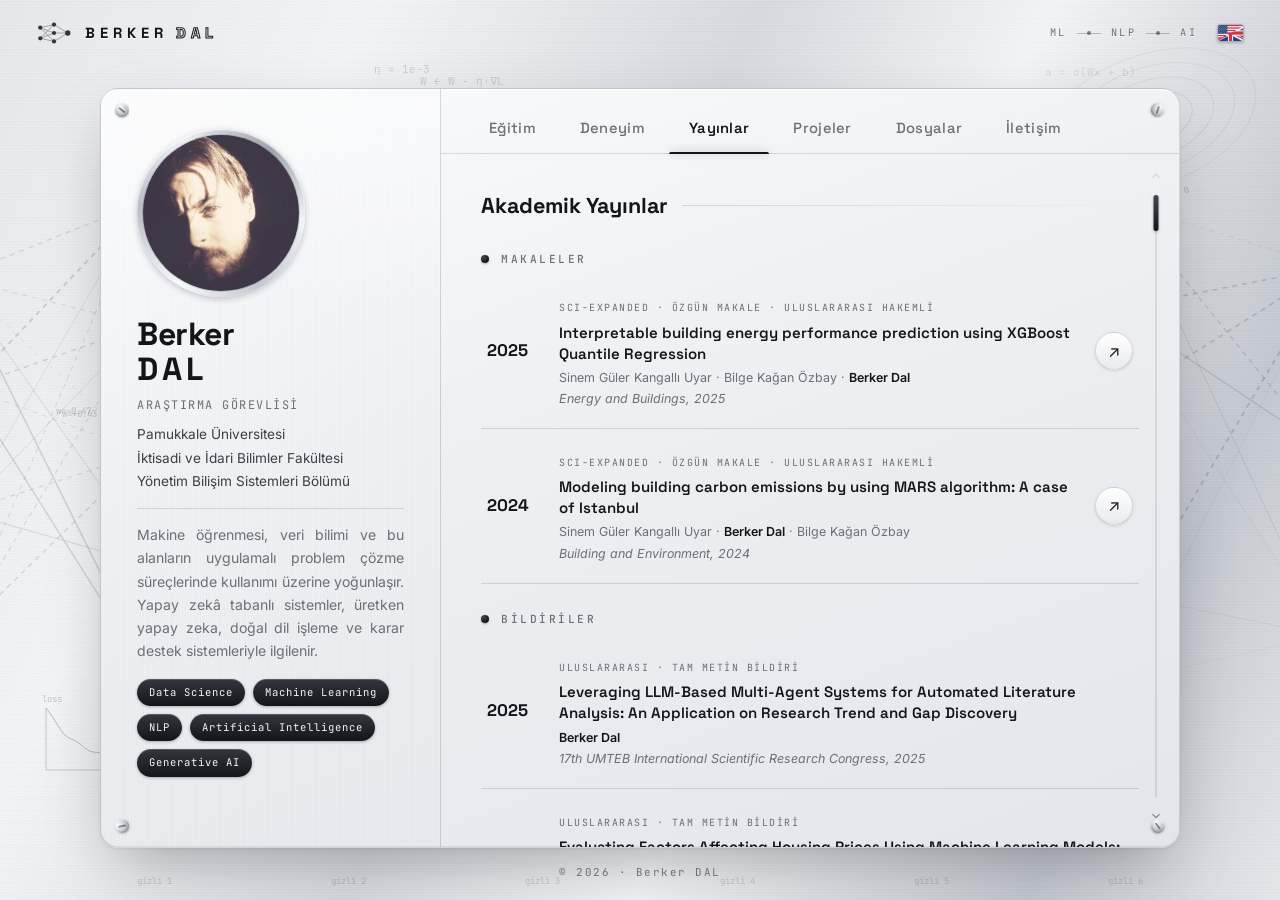
<file: index.html>
<!DOCTYPE html>
<html lang="tr">
<head>
  <!-- Google tag (gtag.js) -->
  <script async src="https://www.googletagmanager.com/gtag/js?id=G-GHDEVBN3BB"></script>
  <script>
    window.dataLayer = window.dataLayer || [];
    function gtag(){dataLayer.push(arguments);}
    gtag('js', new Date());
  
    gtag('config', 'G-GHDEVBN3BB');
  </script>
  <meta charset="UTF-8">
  <meta name="viewport" content="width=device-width, initial-scale=1.0">
  <title>Berker DAL</title>
  <meta name="description" content="Berker DAL — Pamukkale Üniversitesi, Yönetim Bilişim Sistemleri. Makine Öğrenmesi, Doğal Dil İşleme ve Yapay Zeka üzerine akademik çalışmalar.">
  <meta name="google-site-verification" content="3hVtctFBQlOMi6QqOeWEjSbznTJOdwk8bfkm4EiIgzM" />
  <meta name="theme-color" content="#e6e8ec">
  <link rel="icon" type="image/svg+xml" href="images/favicon.svg">
  <link rel="canonical" href="https://berkerdal.com.tr/">
  <!-- Sosyal medya paylaşım önizlemesi -->
  <meta property="og:type" content="website">
  <meta property="og:url" content="https://berkerdal.github.io/">
  <meta property="og:title" content="Berker DAL — Kişisel Web Sayfası">
  <meta property="og:description" content="Pamukkale Üniversitesi, Yönetim Bilişim Sistemleri. Araştırma Görevlisi | Makine Öğrenmesi, Doğal Dil İşleme ve Yapay Zeka üzerine akademik çalışmalar.">
  <meta property="og:image" content="https://berkerdal.github.io/images/profile.jpg">
  <meta property="og:locale" content="tr_TR">
  <meta name="twitter:card" content="summary">
  <!-- Google için yapılandırılmış veri: bu site kime ait -->
  <script type="application/ld+json">
  {
    "@context": "https://schema.org",
    "@type": "Person",
    "name": "Berker Dal",
    "givenName": "Berker",
    "familyName": "Dal",
    "jobTitle": "Araştırma Görevlisi",
    "url": "https://berkerdal.github.io/",
    "image": "https://berkerdal.github.io/images/profile.jpg",
    "email": "mailto:bdal@pau.edu.tr",
    "worksFor": {
      "@type": "CollegeOrUniversity",
      "name": "Pamukkale Üniversitesi",
      "url": "https://www.pau.edu.tr/",
      "department": {
        "@type": "Organization",
        "name": "Yönetim Bilişim Sistemleri Bölümü, İktisadi ve İdari Bilimler Fakültesi",
        "url": "https://www.pau.edu.tr/ybs"
      }
    },
    "alumniOf": [
      { "@type": "CollegeOrUniversity", "name": "Akdeniz Üniversitesi" },
      { "@type": "CollegeOrUniversity", "name": "Pamukkale Üniversitesi" }
    ],
    "knowsAbout": [
      "Machine Learning",
      "Natural Language Processing",
      "Artificial Intelligence",
      "Data Science",
      "Generative AI"
    ],
    "sameAs": [
      "https://www.linkedin.com/in/berkerdal/",
      "https://orcid.org/0000-0002-9019-1896",
      "https://www.researchgate.net/profile/Berker-Dal",
      "https://akademik.yok.gov.tr/AkademikArama/AkademisyenGorevOgrenimBilgileri?islem=direct&authorId=8E55050AE9978D06"
    ]
  }
  </script>
  <link rel="preconnect" href="https://fonts.googleapis.com">
  <link rel="preconnect" href="https://fonts.gstatic.com" crossorigin>
  <link href="https://fonts.googleapis.com/css2?family=Space+Grotesk:wght@400;500;600;700&family=Inter:wght@300;400;500;600&family=JetBrains+Mono:wght@400;500&display=swap" rel="stylesheet">
  <link rel="stylesheet" href="css/style.css">
</head>
<body>

  <!-- Yatay Yapay Sinir Ağı — arka plan -->
  <canvas id="net-canvas"></canvas>

  <!-- Üst bant -->
  <header class="topbar">
    <div class="brand">
      <svg class="brand-mark" viewBox="0 0 34 24" fill="none" aria-hidden="true">
        <!-- kenarlar -->
        <g stroke="currentColor" stroke-width="0.8" opacity="0.45">
          <path d="M4 7L17 4M4 7L17 12M4 7L17 20M4 17L17 4M4 17L17 12M4 17L17 20"/>
          <path d="M17 4L30 12M17 12L30 12M17 20L30 12"/>
        </g>
        <!-- düğümler -->
        <g fill="currentColor">
          <circle cx="4" cy="7" r="2"/>
          <circle cx="4" cy="17" r="2"/>
          <circle cx="17" cy="4" r="2"/>
          <circle cx="17" cy="12" r="2"/>
          <circle cx="17" cy="20" r="2"/>
          <circle class="pulse-node" cx="30" cy="12" r="2.5"/>
        </g>
      </svg>
      <span class="brand-name">BERKER<b>DAL</b></span>
    </div>
    <div class="topbar-right">
      <div class="topbar-fields">
        <span>ML</span><i></i><span>NLP</span><i></i><span>AI</span>
      </div>
      <!-- Dil değiştirici: aktif olmayan dilin bayrağı görünür -->
      <button class="lang-toggle" id="lang-toggle" title="English">
        <img id="lang-flag" src="images/english.png" alt="English">
      </button>
    </div>
  </header>

  <!-- ============ ANA PLAKA ============ -->
  <main class="plate">
    <div class="plate-screw tl"></div>
    <div class="plate-screw tr"></div>
    <div class="plate-screw bl"></div>
    <div class="plate-screw br"></div>

    <!-- Sol: Profil -->
    <aside class="profile">
      <div class="photo-frame">
        <!-- Fotoğrafınızı images/profile.jpg olarak eklemeniz yeterli -->
        <img src="images/profile.jpg" alt="Berker DAL" id="profile-photo"
             onerror="this.style.display='none'; document.getElementById('photo-fallback').style.display='grid';">
        <div class="photo-fallback" id="photo-fallback">
          <svg viewBox="0 0 24 24" fill="none" stroke="currentColor" stroke-width="1.2">
            <circle cx="12" cy="8.5" r="3.5"/><path d="M4.5 20c1.4-3.6 4.2-5.5 7.5-5.5s6.1 1.9 7.5 5.5"/>
          </svg>
          <span>Fotoğraf<br>images/profile.jpg</span>
        </div>
      </div>

      <h1 class="profile-name">Berker <span>DAL</span></h1>
      <p class="profile-title" data-i18n="role">Araştırma Görevlisi</p>
      <div class="profile-org" data-i18n="org">
        Pamukkale Üniversitesi<br>
        İktisadi ve İdari Bilimler Fakültesi<br>
        Yönetim Bilişim Sistemleri Bölümü
      </div>

      <p class="profile-bio" data-i18n="bio">
Makine öğrenmesi, veri bilimi ve bu alanların uygulamalı problem çözme süreçlerinde kullanımı üzerine yoğunlaşır. Yapay zekâ tabanlı sistemler, üretken yapay zeka, doğal dil işleme ve karar destek sistemleriyle ilgilenir.
      </p>

      <div class="profile-tags">
        <span>Data Science</span>
        <span>Machine Learning</span>
        <span>NLP</span>
        <span>Artificial Intelligence</span>
        <span>Generative AI</span>
      </div>

    </aside>

    <!-- Sağ: Sekmeli içerik -->
    <section class="content">
      <!-- Kaydırma rayı: içerik taşınca sağ kenarda görünür -->
      <div class="scroll-rail" id="scroll-rail">
        <button class="rail-arrow up" id="rail-up" aria-label="Yukarı kaydır">
          <svg width="14" height="14" viewBox="0 0 24 24" fill="none" stroke="currentColor" stroke-width="2"><path d="M6 15l6-6 6 6"/></svg>
        </button>
        <div class="rail-track"><div class="rail-thumb" id="rail-thumb"></div></div>
        <button class="rail-arrow down" id="rail-down" aria-label="Aşağı kaydır">
          <svg width="14" height="14" viewBox="0 0 24 24" fill="none" stroke="currentColor" stroke-width="2"><path d="M6 9l6 6 6-6"/></svg>
        </button>
      </div>
      <div class="tabs-wrap">
        <!-- Mobilde yatay kaydırma ipuçları -->
        <button class="tab-scroll-hint left" id="tabs-hint-left" aria-label="Sekmeleri sola kaydır">
          <svg width="13" height="13" viewBox="0 0 24 24" fill="none" stroke="currentColor" stroke-width="2.2"><path d="M15 6l-6 6 6 6"/></svg>
        </button>
        <nav class="tabs" role="tablist">
          <button class="tab" data-panel="panel-edu" role="tab" data-i18n="tab_edu">Eğitim</button>
          <button class="tab" data-panel="panel-exp" role="tab" data-i18n="tab_exp">Deneyim</button>
          <button class="tab active" data-panel="panel-pubs" role="tab" data-i18n="tab_pubs">Yayınlar</button>
          <button class="tab" data-panel="panel-projects" role="tab" data-i18n="tab_projects">Projeler</button>
          <button class="tab" data-panel="panel-files" role="tab" data-i18n="tab_files">Dosyalar</button>
          <button class="tab" data-panel="panel-contact" role="tab" data-i18n="tab_contact">İletişim</button>
          <span class="tab-indicator" id="tab-indicator"></span>
        </nav>
        <button class="tab-scroll-hint right" id="tabs-hint-right" aria-label="Sekmeleri sağa kaydır">
          <svg width="13" height="13" viewBox="0 0 24 24" fill="none" stroke="currentColor" stroke-width="2.2"><path d="M9 6l6 6-6 6"/></svg>
        </button>
      </div>

      <div class="panels">

        <!-- EĞİTİM -->
        <div class="panel" id="panel-edu">
          <h2 class="panel-title" data-i18n="edu_title">Öğrenim Bilgisi</h2>
          <ul class="edu-list">
            <li class="edu">
              <div class="edu-logo"><img src="images/logo-pau.png" alt="Pamukkale Üniversitesi"></div>
              <div class="edu-body">
                <span class="edu-years" data-i18n="edu_years_phd">Eylül 2026 — Devam Ediyor</span>
                <h3 data-i18n="uni_pau">Pamukkale Üniversitesi</h3>
                <p data-i18n="edu_phd">Sosyal Bilimler Enstitüsü · Yönetim Bilişim Sistemleri (Doktora)</p>
              </div>
            </li>
            <li class="edu">
              <div class="edu-logo"><img src="images/logo-pau.png" alt="Pamukkale Üniversitesi"></div>
              <div class="edu-body">
                <span class="edu-years">2023 — 2026</span>
                <h3 data-i18n="uni_pau">Pamukkale Üniversitesi</h3>
                <p data-i18n="edu_msc">Sosyal Bilimler Enstitüsü · Yönetim Bilişim Sistemleri (YL, Tezli)</p>
              </div>
            </li>
            <li class="edu">
              <div class="edu-logo"><img src="images/logo-akdeniz.png" alt="Akdeniz Üniversitesi"></div>
              <div class="edu-body">
                <span class="edu-years">2022 — 2023</span>
                <h3 data-i18n="uni_akdeniz">Akdeniz Üniversitesi</h3>
                <p data-i18n="edu_msc">Sosyal Bilimler Enstitüsü · Yönetim Bilişim Sistemleri (YL, Tezli)</p>
              </div>
            </li>
            <li class="edu">
              <div class="edu-logo"><img src="images/logo-akdeniz.png" alt="Akdeniz Üniversitesi"></div>
              <div class="edu-body">
                <span class="edu-years">2020 — 2024</span>
                <h3 data-i18n="uni_akdeniz">Akdeniz Üniversitesi</h3>
                <p data-i18n="edu_bsc">Uygulamalı Bilimler Fakültesi · Yönetim Bilişim Sistemleri (Lisans)</p>
              </div>
            </li>
            <li class="edu">
              <div class="edu-logo"><img src="images/logo-akdeniz.png" alt="Akdeniz Üniversitesi"></div>
              <div class="edu-body">
                <span class="edu-years">2016 — 2020</span>
                <h3 data-i18n="uni_akdeniz">Akdeniz Üniversitesi</h3>
                <p data-i18n="edu_ba">Edebiyat Fakültesi · İngiliz Dili ve Edebiyatı (Lisans)</p>
              </div>
            </li>
          </ul>
        </div>

        <!-- DENEYİM -->
        <div class="panel" id="panel-exp">
          <h2 class="panel-title" data-i18n="exp_title">Deneyim</h2>

          <h3 class="pub-group-title" data-i18n="grp_academic">Akademik Görevler</h3>
          <ul class="edu-list">
            <li class="edu">
              <div class="edu-logo"><img src="images/logo-pau.png" alt="Pamukkale Üniversitesi"></div>
              <div class="edu-body">
                <span class="edu-years" data-i18n="exp_years_1">Nisan 2023 — Devam Ediyor</span>
                <h3 data-i18n="role">Araştırma Görevlisi</h3>
                <p data-i18n="exp_org_1">Pamukkale Üniversitesi · İktisadi ve İdari Bilimler Fakültesi<br>Yönetim Bilişim Sistemleri Bölümü</p>
                <p class="edu-loc" data-i18n="loc">Pamukkale, Denizli, Türkiye</p>
              </div>
              <a href="https://www.pau.edu.tr/ybs" target="_blank" rel="noopener" class="pub-link" aria-label="Bölüm sayfası">↗</a>
            </li>
          </ul>

          <h3 class="pub-group-title" data-i18n="grp_admin">İdari Görevler</h3>
          <ul class="edu-list">
            <li class="edu">
              <div class="edu-logo"><img src="images/teknokent.svg" alt="Pamukkale Teknokent Yönetici A.Ş."></div>
              <div class="edu-body">
                <span class="edu-years" data-i18n="exp_years_3">Eylül 2026 — Devam Ediyor</span>
                <h3 data-i18n="exp_role_3">Genel Müdür Yardımcısı</h3>
                <p data-i18n="exp_org_3">Pamukkale Teknokent Yönetici A.Ş.</p>
                <p class="edu-loc" data-i18n="loc">Pamukkale, Denizli, Türkiye</p>
              </div>
              <a href="https://www.pauteknokent.com.tr/" target="_blank" rel="noopener" class="pub-link" aria-label="Teknokent sayfası">↗</a>
            </li>
            <li class="edu">
              <div class="edu-logo"><img src="images/tto.png" alt="Pamukkale Teknokent Teknoloji Transfer Ofisi"></div>
              <div class="edu-body">
                <span class="edu-years" data-i18n="exp_years_2">Eylül 2025 — Devam Ediyor</span>
                <h3 data-i18n="exp_role_2">Yönetim Kurulu Üyesi</h3>
                <p data-i18n="exp_org_2">Pamukkale Teknokent Teknoloji Transfer Ofisi A.Ş.</p>
                <p class="edu-loc" data-i18n="loc">Pamukkale, Denizli, Türkiye</p>
              </div>
              <a href="https://www.pauteknokent.com.tr/pamukkale-teknoloji-transfer-ofisi" target="_blank" rel="noopener" class="pub-link" aria-label="TTO sayfası">↗</a>
            </li>
          </ul>
        </div>

        <!-- YAYINLAR -->
        <div class="panel active" id="panel-pubs">
          <h2 class="panel-title" data-i18n="pubs_title">Akademik Yayınlar</h2>

          <h3 class="pub-group-title" data-i18n="grp_articles">Makaleler</h3>
          <ul class="pub-list">
            <li class="pub">
              <span class="pub-year">2025</span>
              <div>
                <span class="pub-type" data-i18n="type_sci">SCI-Expanded · Özgün Makale · Uluslararası Hakemli</span>
                <h3>Interpretable building energy performance prediction using XGBoost Quantile Regression</h3>
                <p class="pub-authors">Sinem Güler Kangallı Uyar · Bilge Kağan Özbay · <strong>Berker Dal</strong></p>
                <p class="pub-venue">Energy and Buildings, 2025</p>
              </div>
              <a href="https://dx.doi.org/10.1016/j.enbuild.2025.115815" target="_blank" rel="noopener" class="pub-link" aria-label="DOI">↗</a>
            </li>
            <li class="pub">
              <span class="pub-year">2024</span>
              <div>
                <span class="pub-type" data-i18n="type_sci">SCI-Expanded · Özgün Makale · Uluslararası Hakemli</span>
                <h3>Modeling building carbon emissions by using MARS algorithm: A case of Istanbul</h3>
                <p class="pub-authors">Sinem Güler Kangallı Uyar · <strong>Berker Dal</strong> · Bilge Kağan Özbay</p>
                <p class="pub-venue">Building and Environment, 2024</p>
              </div>
              <a href="https://dx.doi.org/10.1016/j.buildenv.2024.111768" target="_blank" rel="noopener" class="pub-link" aria-label="DOI">↗</a>
            </li>
          </ul>

          <h3 class="pub-group-title" data-i18n="grp_papers">Bildiriler</h3>
          <ul class="pub-list">
            <li class="pub">
              <span class="pub-year">2025</span>
              <div>
                <span class="pub-type" data-i18n="type_full">Uluslararası · Tam Metin Bildiri</span>
                <h3>Leveraging LLM-Based Multi-Agent Systems for Automated Literature Analysis: An Application on Research Trend and Gap Discovery</h3>
                <p class="pub-authors"><strong>Berker Dal</strong></p>
                <p class="pub-venue">17th UMTEB International Scientific Research Congress, 2025</p>
              </div>
            </li>
            <li class="pub">
              <span class="pub-year">2025</span>
              <div>
                <span class="pub-type" data-i18n="type_full">Uluslararası · Tam Metin Bildiri</span>
                <h3>Evaluating Factors Affecting Housing Prices Using Machine Learning Models: The Case of Denizli</h3>
                <p class="pub-authors">Betül Yel · Aylin Sabancı Bayramoğlu · <strong>Berker Dal</strong></p>
                <p class="pub-venue">9th International Halich Congress on Multidisciplinary Scientific Research, 2025</p>
              </div>
            </li>
            <li class="pub">
              <span class="pub-year">2025</span>
              <div>
                <span class="pub-type" data-i18n="type_abs">Uluslararası · Özet Bildiri</span>
                <h3>Effectiveness of Large Language Models in Detecting Computer-Generated Fake Product Reviews</h3>
                <p class="pub-authors">Aylin Sabancı Bayramoğlu · <strong>Berker Dal</strong></p>
                <p class="pub-venue">11th International Aegean Congress on Innovation Technologies &amp; Engineering, 2025</p>
              </div>
            </li>
            <li class="pub">
              <span class="pub-year">2025</span>
              <div>
                <span class="pub-type" data-i18n="type_abs">Uluslararası · Özet Bildiri</span>
                <h3>Comparative Sentiment Analysis of Vegan Restaurant Customer Reviews with VADER and RoBERTa Algorithms</h3>
                <p class="pub-authors"><strong>Berker Dal</strong> · Aylin Sabancı Bayramoğlu</p>
                <p class="pub-venue">11th International Aegean Congress on Innovation Technologies &amp; Engineering, 2025</p>
              </div>
            </li>
            <li class="pub">
              <span class="pub-year">2025</span>
              <div>
                <span class="pub-type" data-i18n="type_abs">Uluslararası · Özet Bildiri</span>
                <h3>Development of a Building Energy Performance Model Using Machine Learning Algorithms</h3>
                <p class="pub-authors">Sinem Güler Kangallı Uyar · <strong>Berker Dal</strong> · Bilge Kağan Özbay</p>
                <p class="pub-venue">14th International Atlas Congress on Advanced Scientific Studies and Interdisciplinary Research, 2025</p>
              </div>
            </li>
            <li class="pub">
              <span class="pub-year">2025</span>
              <div>
                <span class="pub-type" data-i18n="type_abs">Uluslararası · Özet Bildiri</span>
                <h3>Cluster Analysis and Mapping of Apartment Buildings in Istanbul Based on Physical Characteristics</h3>
                <p class="pub-authors">Bilge Kağan Özbay · <strong>Berker Dal</strong> · Sinem Güler Kangallı Uyar</p>
                <p class="pub-venue">22nd International Symposium on Econometrics, Operations Research and Statistics, 2025</p>
              </div>
            </li>
            <li class="pub">
              <span class="pub-year">2023</span>
              <div>
                <span class="pub-type" data-i18n="type_abs">Uluslararası · Özet Bildiri</span>
                <h3 data-i18n="pub_mars_tr">İstanbul'da Bina Sera Gazı Emisyonlarını Etkileyen Faktörlerin MARS Yöntemi ile İncelenmesi</h3>
                <p class="pub-authors">Sinem Güler Kangallı Uyar · Bilge Kağan Özbay · <strong>Berker Dal</strong></p>
                <p class="pub-venue">10th International Conference on Applied Economics and Finance, 2023</p>
              </div>
            </li>
          </ul>
        </div>

        <!-- PROJELER -->
        <div class="panel" id="panel-projects">
          <h2 class="panel-title" data-i18n="projects_title">Projeler</h2>

          <h3 class="pub-group-title" data-i18n="grp_ongoing">Devam Eden</h3>
          <ul class="pub-list">
            <li class="pub">
              <div class="proj-logo"><img src="images/logo-tubitak.png" alt="TÜBİTAK"></div>
              <div>
                <span class="pub-type" data-i18n="type_tubitak">TÜBİTAK 2209-A · 2025 / 1. Dönem</span>
                <h3 data-i18n="proj_1">BERTopic ve Büyük Dil Modelleri ile Türkçe Tiyatro Oyunu Yorumlarının Çok Boyutlu Analizi</h3>
                <p class="pub-venue" data-i18n="proj_role">Görev: Akademik Danışman</p>
              </div>
            </li>
            <li class="pub">
              <div class="proj-logo"><img src="images/logo-tubitak.png" alt="TÜBİTAK"></div>
              <div>
                <span class="pub-type" data-i18n="type_tubitak">TÜBİTAK 2209-A · 2025 / 1. Dönem</span>
                <h3 data-i18n="proj_2">Büyük Dil Modelleri ve İnsan Yazımı Türkçe Akademik Özetlerin Bilimsel Yazım Standartları Açısından Karşılaştırmalı Analizi ve Türkçeye Uyumlu Bir Değerlendirme Çerçevesi Geliştirilmesi</h3>
                <p class="pub-venue" data-i18n="proj_role">Görev: Akademik Danışman</p>
              </div>
            </li>
            <li class="pub">
              <div class="proj-logo"><img src="images/logo-tubitak.png" alt="TÜBİTAK"></div>
              <div>
                <span class="pub-type" data-i18n="type_tubitak">TÜBİTAK 2209-A · 2025 / 1. Dönem</span>
                <h3 data-i18n="proj_3">E-Ticaret Ürün Fotoğrafçılığında Görsel Kalitenin Referanssız Metrikler ile Nesnel Ölçümü</h3>
                <p class="pub-venue" data-i18n="proj_role">Görev: Akademik Danışman</p>
              </div>
            </li>
            <li class="pub">
              <div class="proj-logo"><img src="images/logo-tubitak.png" alt="TÜBİTAK"></div>
              <div>
                <span class="pub-type" data-i18n="type_tubitak">TÜBİTAK 2209-A · 2025 / 1. Dönem</span>
                <h3 data-i18n="proj_4">Kentsel Toplu Taşımada Erişilebilirlik ve Erişim Temelli Kentsel Konforun Açık Veri Tabanlı Ağ Analiziyle Modellenmesi: Denizli Örneği</h3>
                <p class="pub-venue" data-i18n="proj_role">Görev: Akademik Danışman</p>
              </div>
            </li>
            <li class="pub">
              <div class="proj-logo"><img src="images/logo-tubitak.png" alt="TÜBİTAK"></div>
              <div>
                <span class="pub-type" data-i18n="type_tubitak">TÜBİTAK 2209-A · 2025 / 1. Dönem</span>
                <h3 data-i18n="proj_5">KOBİ'lerin Dijital Dönüşümünde KAHVEM: Kahve Dükkanı İşletmeleri İçin Ölçeklenebilir Mobil Yönetim Bilişim Sistemi Modeli</h3>
                <p class="pub-venue" data-i18n="proj_role">Görev: Akademik Danışman</p>
              </div>
            </li>
          </ul>
        </div>

        <!-- DOSYALAR -->
        <div class="panel" id="panel-files">
          <h2 class="panel-title" data-i18n="files_title">Paylaşılan Dosyalar</h2>
          <ul class="file-list">
            <li class="file">
              <div>
                <h3 data-i18n="file_cv">Özgeçmiş (CV)</h3>
                <p data-i18n="file_cv_desc">Güncel akademik özgeçmiş</p>
              </div>
              <a href="https://bulut.pau.edu.tr/s/5aXQ7FC3SyQEmiJ" target="_blank" rel="noopener" class="pub-link" aria-label="Özgeçmiş">↗</a>
            </li>
            <li class="file">
              <div>
                <h3 data-i18n="file_notes">Ders Notları</h3>
                <p data-i18n="file_notes_desc">Öğrenciler için paylaşılan materyaller</p>
                <ul class="course-list">
                  <li class="course">
                    <span class="course-code">YBS 319</span>
                    <span class="course-name">Yapay Zekâ ve Öğrenen Algoritmalara Giriş</span>
                    <a href="YBS319/" class="pub-link small" aria-label="YBS 319 ders sayfası">↗</a>
                  </li>
                  <li class="course">
                    <span class="course-code">YBS 441</span>
                    <span class="course-name" data-i18n="course_441">Veri Madenciliği Teknikleri</span>
                    <a href="https://bulut.pau.edu.tr/s/3q4zdptyjbE48gD" target="_blank" rel="noopener" class="pub-link small" aria-label="Ders notları">↗</a>
                  </li>
                </ul>
              </div>
            </li>
          </ul>
        </div>

        <!-- İLETİŞİM -->
        <div class="panel" id="panel-contact">
          <h2 class="panel-title" data-i18n="contact_title">İletişim</h2>
          <p class="contact-lead" data-i18n="contact_lead">Akademik iş birlikleri, ortak yayınlar ve projeler için bana ulaşabilirsiniz.</p>
          <a href="mailto:bdal@pau.edu.tr" class="contact-mail-btn">
            <svg width="16" height="16" viewBox="0 0 24 24" fill="none" stroke="currentColor" stroke-width="2"><rect x="3" y="5" width="18" height="14" rx="2"/><path d="M3 7l9 6 9-6"/></svg>
            bdal@pau.edu.tr
          </a>
          <div class="contact-socials">
            <a href="https://www.linkedin.com/in/berkerdal/" target="_blank" rel="noopener" class="social-btn" title="LinkedIn">
              <svg viewBox="0 0 24 24" fill="currentColor"><path d="M20.45 20.45h-3.55v-5.57c0-1.33-.03-3.04-1.85-3.04-1.85 0-2.14 1.45-2.14 2.94v5.67H9.35V9h3.41v1.56h.05c.47-.9 1.63-1.85 3.36-1.85 3.6 0 4.27 2.37 4.27 5.45v6.29zM5.34 7.43a2.06 2.06 0 1 1 0-4.12 2.06 2.06 0 0 1 0 4.12zM7.12 20.45H3.56V9h3.56v11.45z"/></svg>
              <span>LinkedIn</span>
            </a>
            <a href="https://orcid.org/0000-0002-9019-1896" target="_blank" rel="noopener" class="social-btn" title="ORCID">
              <svg viewBox="0 0 24 24" fill="currentColor"><path d="M12 0C5.37 0 0 5.37 0 12s5.37 12 12 12 12-5.37 12-12S18.63 0 12 0zM7.37 4.97c.63 0 1.14.51 1.14 1.14 0 .63-.51 1.14-1.14 1.14-.63 0-1.14-.51-1.14-1.14 0-.63.51-1.14 1.14-1.14zm-.9 3.9h1.8v10.5h-1.8V8.87zm4.4 0h4.06c3.87 0 5.57 2.77 5.57 5.25 0 2.69-2.1 5.25-5.55 5.25h-4.08V8.87zm1.8 1.63v7.24h2.19c3.41 0 4.19-2.59 4.19-3.62 0-1.96-1.25-3.62-4.27-3.62h-2.11z"/></svg>
              <span>ORCID</span>
            </a>
            <a href="https://www.researchgate.net/profile/Berker-Dal" target="_blank" rel="noopener" class="social-btn" title="ResearchGate">
              <img src="images/logo-rg.png" alt="ResearchGate">
              <span>ResearchGate</span>
            </a>
            <a href="https://akademik.yok.gov.tr/AkademikArama/AkademisyenGorevOgrenimBilgileri?islem=direct&amp;authorId=8E55050AE9978D06" target="_blank" rel="noopener" class="social-btn" title="YÖK Akademik">
              <img src="images/logo-yok.png" alt="YÖK Akademik">
              <span>YÖK Akademik</span>
            </a>
          </div>
        </div>

      </div>
    </section>
  </main>

  <footer class="footer">© 2026 · Berker DAL</footer>

  <script src="js/i18n.js"></script>
  <script src="js/main.js"></script>
</body>
</html>
</file>
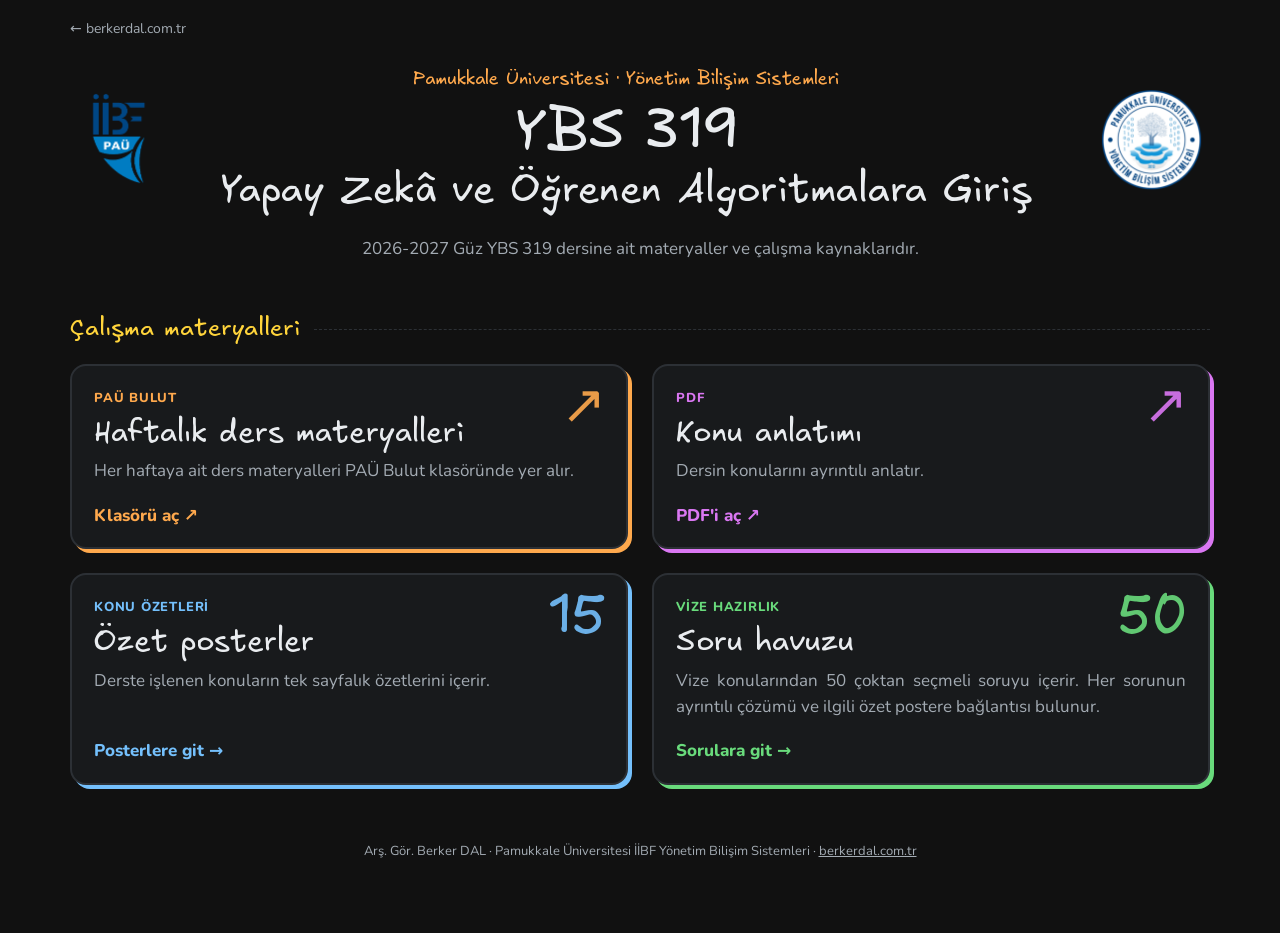
<file: YBS319/index.html>
<!DOCTYPE html>
<html lang="tr">
<head>
<!-- Google tag (gtag.js) -->
<script async src="https://www.googletagmanager.com/gtag/js?id=G-GHDEVBN3BB"></script>
<script>
  window.dataLayer = window.dataLayer || [];
  function gtag(){dataLayer.push(arguments);}
  gtag('js', new Date());

  gtag('config', 'G-GHDEVBN3BB');
</script>
<meta charset="utf-8">
<meta name="viewport" content="width=device-width, initial-scale=1">
<title>YBS 319 · Yapay Zekâ ve Öğrenen Algoritmalara Giriş</title>
<meta name="description" content="PAÜ YBS 319 dersi için çalışma materyalleri: konu anlatımı, konu özet posterleri ve vize hazırlık soru havuzu.">
<link rel="icon" href="assets/logo-ybs.png">
<link rel="preconnect" href="https://fonts.googleapis.com">
<link rel="stylesheet" href="https://fonts.googleapis.com/css2?family=Nunito:wght@400;600;700;800&display=swap">
<link rel="stylesheet" href="assets/fonts.css">
<link rel="stylesheet" href="assets/site.css">
</head>
<body>
<div class="wrap">
<nav class="crumb"><a href="/">← berkerdal.com.tr</a></nav>
<header class="top">
  <img class="logo l" src="assets/logo-iibf.png" alt="PAÜ İİBF logosu">
  <div class="htext">
    <div class="eyebrow">Pamukkale Üniversitesi · Yönetim Bilişim Sistemleri</div>
    <h1>YBS 319<span class="l2">Yapay Zekâ ve Öğrenen Algoritmalara Giriş</span></h1>
  </div>
  <img class="logo r" src="assets/logo-ybs.png" alt="PAÜ Yönetim Bilişim Sistemleri logosu">
  <p class="lead">2026-2027 Güz YBS 319 dersine ait materyaller ve çalışma kaynaklarıdır.</p>
</header>

<h2 class="sec">Çalışma materyalleri</h2>
<div class="cards">

  <!-- Yeni bir materyal eklemek için aşağıdaki <a class="card"> bloklarından birini kopyalayıp
       href, renk (c-blue / c-green / c-violet / c-orange) ve metinleri değiştirmen yeterli.
       Site dışına giden bağlantılarda target="_blank" rel="noopener" kalsın. -->

  <a class="card c-orange" href="https://bulut.pau.edu.tr/s/YrR2WkAeAmeX8FT" target="_blank" rel="noopener">
    <span class="big" aria-hidden="true">↗</span>
    <span class="kicker">PAÜ Bulut</span>
    <h3>Haftalık ders materyalleri</h3>
    <p>Her haftaya ait ders materyalleri PAÜ Bulut klasöründe yer alır.</p>
    <span class="go">Klasörü aç ↗</span>
  </a>

  <a class="card c-violet" href="YBS319_Konu_Anlatimi.pdf" target="_blank" rel="noopener">
    <span class="big" aria-hidden="true">↗</span>
    <span class="kicker">PDF</span>
    <h3>Konu anlatımı</h3>
    <p>Dersin konularını ayrıntılı anlatır.</p>
    <span class="go">PDF'i aç ↗</span>
  </a>

  <a class="card c-blue" href="ozet-posterler/">
    <span class="big">15</span>
    <span class="kicker">Konu özetleri</span>
    <h3>Özet posterler</h3>
    <p>Derste işlenen konuların tek sayfalık özetlerini içerir.</p>
    <span class="go">Posterlere git →</span>
  </a>

  <a class="card c-green" href="vize-soru-havuzu/">
    <span class="big">50</span>
    <span class="kicker">Vize hazırlık</span>
    <h3>Soru havuzu</h3>
    <p>Vize konularından 50 çoktan seçmeli soruyu içerir. Her sorunun ayrıntılı çözümü ve ilgili özet postere bağlantısı bulunur.</p>
    <span class="go">Sorulara git →</span>
  </a>

</div>

<footer>Arş. Gör. Berker DAL · Pamukkale Üniversitesi İİBF Yönetim Bilişim Sistemleri · <a href="/">berkerdal.com.tr</a></footer>
</div>
</body>
</html>
</file>
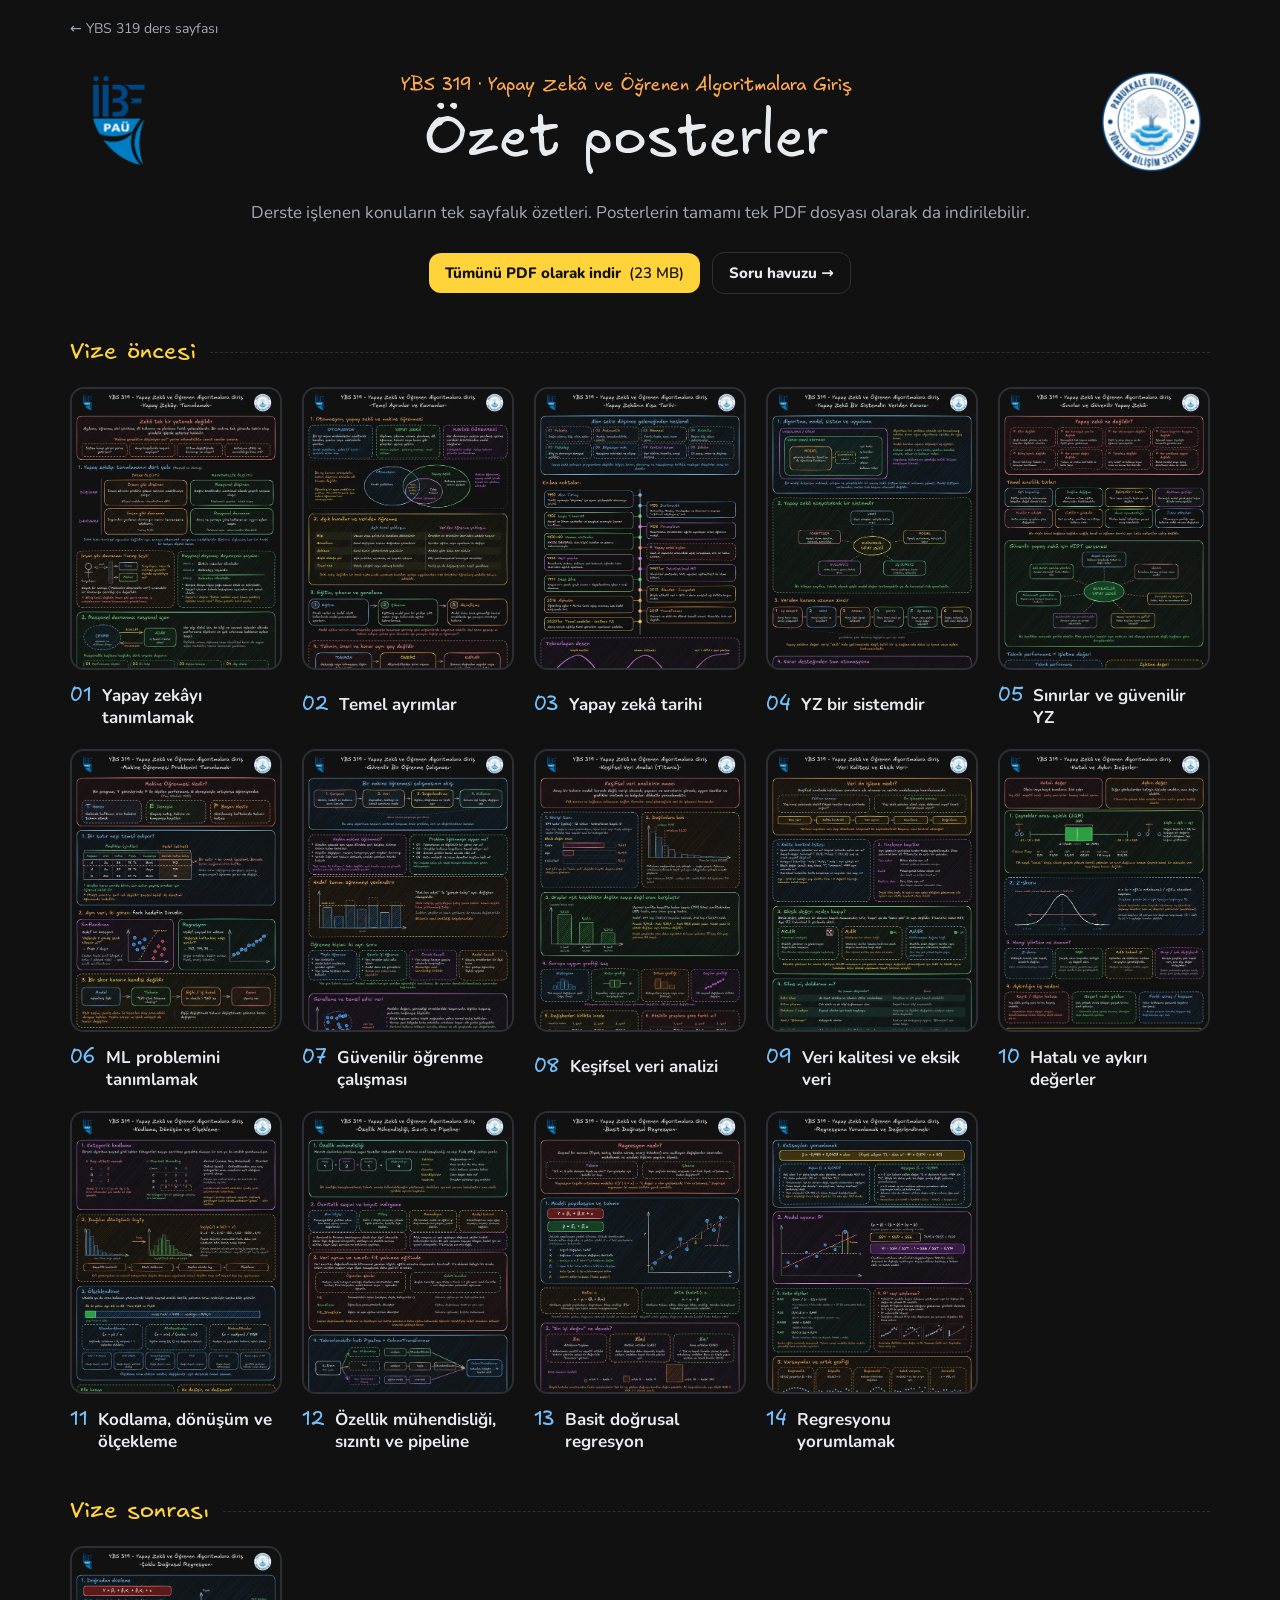
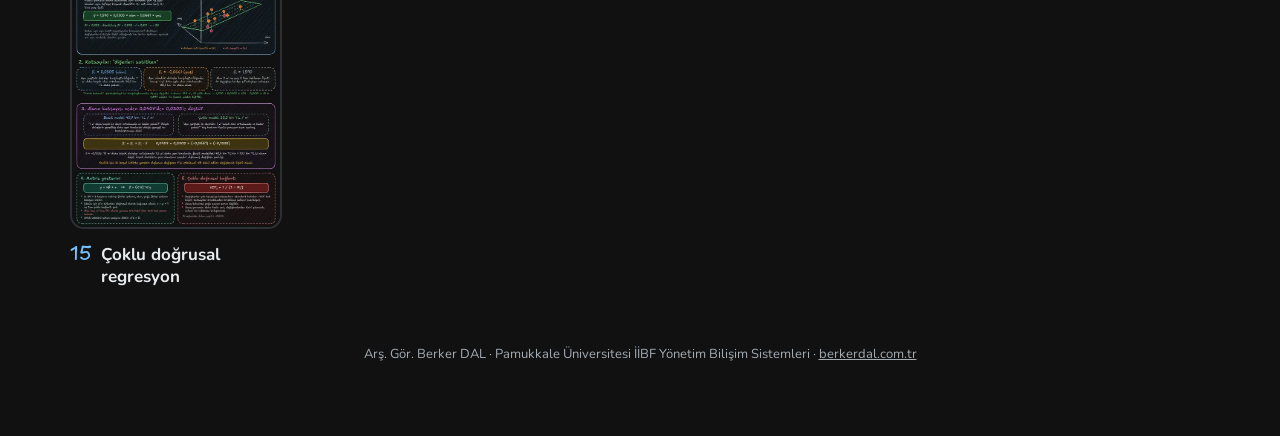
<file: YBS319/ozet-posterler/index.html>
<!DOCTYPE html>
<html lang="tr">
<head>
<meta charset="utf-8">
<meta name="viewport" content="width=device-width, initial-scale=1">
<title>Özet posterler · YBS 319</title>
<meta name="description" content="YBS 319 Hafta 1–5 konularının el çizimi özet posterleri.">
<link rel="icon" href="../assets/logo-ybs.png">
<link rel="preconnect" href="https://fonts.googleapis.com">
<link rel="stylesheet" href="https://fonts.googleapis.com/css2?family=Nunito:wght@400;600;700;800&display=swap">
<link rel="stylesheet" href="../assets/fonts.css">
<link rel="stylesheet" href="../assets/site.css">
</head>
<body>
<div class="wrap">
<nav class="crumb"><a href="../">← YBS 319 ders sayfası</a></nav>
<header class="top">
  <img class="logo l" src="../assets/logo-iibf.png" alt="PAÜ İİBF logosu">
  <div class="htext">
    <div class="eyebrow">YBS 319 · Yapay Zekâ ve Öğrenen Algoritmalara Giriş</div>
    <h1>Özet posterler</h1>
  </div>
  <img class="logo r" src="../assets/logo-ybs.png" alt="PAÜ Yönetim Bilişim Sistemleri logosu">
  <p class="lead">Derste işlenen konuların tek sayfalık özetleri. Posterlerin tamamı tek PDF dosyası olarak da indirilebilir.</p>
</header>
<div class="toolbar" style="justify-content:center">
  <a class="btn" href="YBS319_Ozet_Posterler.pdf" download>Tümünü PDF olarak indir <span style="font-weight:600">(23 MB)</span></a>
  <a class="btn ghost" href="../vize-soru-havuzu/">Soru havuzu →</a>
</div>

<section class="wk"><h2 class="sec">Vize öncesi</h2><div class="pgrid">
      <a class="pcard" id="p01" href="img/01.webp" data-n="01" data-t="Yapay zekâyı tanımlamak">
        <span class="thumb"><img src="thumb/01.webp" alt="" loading="lazy" width="560" height="747"></span>
        <span class="pmeta"><span class="pn">01</span><span class="pt">Yapay zekâyı tanımlamak</span></span>
      </a>
      <a class="pcard" id="p02" href="img/02.webp" data-n="02" data-t="Temel ayrımlar">
        <span class="thumb"><img src="thumb/02.webp" alt="" loading="lazy" width="560" height="747"></span>
        <span class="pmeta"><span class="pn">02</span><span class="pt">Temel ayrımlar</span></span>
      </a>
      <a class="pcard" id="p03" href="img/03.webp" data-n="03" data-t="Yapay zekâ tarihi">
        <span class="thumb"><img src="thumb/03.webp" alt="" loading="lazy" width="560" height="747"></span>
        <span class="pmeta"><span class="pn">03</span><span class="pt">Yapay zekâ tarihi</span></span>
      </a>
      <a class="pcard" id="p04" href="img/04.webp" data-n="04" data-t="YZ bir sistemdir">
        <span class="thumb"><img src="thumb/04.webp" alt="" loading="lazy" width="560" height="747"></span>
        <span class="pmeta"><span class="pn">04</span><span class="pt">YZ bir sistemdir</span></span>
      </a>
      <a class="pcard" id="p05" href="img/05.webp" data-n="05" data-t="Sınırlar ve güvenilir YZ">
        <span class="thumb"><img src="thumb/05.webp" alt="" loading="lazy" width="560" height="747"></span>
        <span class="pmeta"><span class="pn">05</span><span class="pt">Sınırlar ve güvenilir YZ</span></span>
      </a>
      <a class="pcard" id="p06" href="img/06.webp" data-n="06" data-t="ML problemini tanımlamak">
        <span class="thumb"><img src="thumb/06.webp" alt="" loading="lazy" width="560" height="747"></span>
        <span class="pmeta"><span class="pn">06</span><span class="pt">ML problemini tanımlamak</span></span>
      </a>
      <a class="pcard" id="p07" href="img/07.webp" data-n="07" data-t="Güvenilir öğrenme çalışması">
        <span class="thumb"><img src="thumb/07.webp" alt="" loading="lazy" width="560" height="747"></span>
        <span class="pmeta"><span class="pn">07</span><span class="pt">Güvenilir öğrenme çalışması</span></span>
      </a>
      <a class="pcard" id="p08" href="img/08.webp" data-n="08" data-t="Keşifsel veri analizi">
        <span class="thumb"><img src="thumb/08.webp" alt="" loading="lazy" width="560" height="747"></span>
        <span class="pmeta"><span class="pn">08</span><span class="pt">Keşifsel veri analizi</span></span>
      </a>
      <a class="pcard" id="p09" href="img/09.webp" data-n="09" data-t="Veri kalitesi ve eksik veri">
        <span class="thumb"><img src="thumb/09.webp" alt="" loading="lazy" width="560" height="747"></span>
        <span class="pmeta"><span class="pn">09</span><span class="pt">Veri kalitesi ve eksik veri</span></span>
      </a>
      <a class="pcard" id="p10" href="img/10.webp" data-n="10" data-t="Hatalı ve aykırı değerler">
        <span class="thumb"><img src="thumb/10.webp" alt="" loading="lazy" width="560" height="747"></span>
        <span class="pmeta"><span class="pn">10</span><span class="pt">Hatalı ve aykırı değerler</span></span>
      </a>
      <a class="pcard" id="p11" href="img/11.webp" data-n="11" data-t="Kodlama, dönüşüm ve ölçekleme">
        <span class="thumb"><img src="thumb/11.webp" alt="" loading="lazy" width="560" height="747"></span>
        <span class="pmeta"><span class="pn">11</span><span class="pt">Kodlama, dönüşüm ve ölçekleme</span></span>
      </a>
      <a class="pcard" id="p12" href="img/12.webp" data-n="12" data-t="Özellik mühendisliği, sızıntı ve pipeline">
        <span class="thumb"><img src="thumb/12.webp" alt="" loading="lazy" width="560" height="747"></span>
        <span class="pmeta"><span class="pn">12</span><span class="pt">Özellik mühendisliği, sızıntı ve pipeline</span></span>
      </a>
      <a class="pcard" id="p13" href="img/13.webp" data-n="13" data-t="Basit doğrusal regresyon">
        <span class="thumb"><img src="thumb/13.webp" alt="" loading="lazy" width="560" height="747"></span>
        <span class="pmeta"><span class="pn">13</span><span class="pt">Basit doğrusal regresyon</span></span>
      </a>
      <a class="pcard" id="p14" href="img/14.webp" data-n="14" data-t="Regresyonu yorumlamak">
        <span class="thumb"><img src="thumb/14.webp" alt="" loading="lazy" width="560" height="747"></span>
        <span class="pmeta"><span class="pn">14</span><span class="pt">Regresyonu yorumlamak</span></span>
      </a>
    </div></section>
<section class="wk"><h2 class="sec">Vize sonrası</h2><div class="pgrid">
      <a class="pcard" id="p15" href="img/15.webp" data-n="15" data-t="Çoklu doğrusal regresyon">
        <span class="thumb"><img src="thumb/15.webp" alt="" loading="lazy" width="560" height="747"></span>
        <span class="pmeta"><span class="pn">15</span><span class="pt">Çoklu doğrusal regresyon</span></span>
      </a>
    </div></section>

<footer>Arş. Gör. Berker DAL · Pamukkale Üniversitesi İİBF Yönetim Bilişim Sistemleri · <a href="/">berkerdal.com.tr</a></footer>
</div>

<div class="lb" id="lb" role="dialog" aria-modal="true" aria-labelledby="lbTitle" hidden>
  <div class="lb-bar">
    <button class="ib back" id="lbBack" hidden>← <span class="lbl">Soruya dön</span></button>
    <div class="lb-title" id="lbTitle"></div>
    <span class="lb-count" id="lbCount"></span>
    <button class="ib" id="lbPrev" aria-label="Önceki poster">‹ <span class="lbl">Önceki</span></button>
    <button class="ib" id="lbNext" aria-label="Sonraki poster"><span class="lbl">Sonraki</span> ›</button>
    <a class="ib" id="lbDl" download aria-label="Posteri indir">↓ <span class="lbl">İndir</span></a>
    <button class="ib" id="lbClose" aria-label="Kapat">✕</button>
  </div>
  <div class="lb-body" id="lbBody"><img id="lbImg" alt=""></div>
</div>

<script>
(() => {
  const cards = [...document.querySelectorAll('.pcard')];
  const lb = document.getElementById('lb'), img = document.getElementById('lbImg'), body = document.getElementById('lbBody');
  const title = document.getElementById('lbTitle'), count = document.getElementById('lbCount'), dl = document.getElementById('lbDl');
  let cur = -1, lastFocus = null;

  function show(i, push) {
    cur = (i + cards.length) % cards.length;
    const c = cards[cur];
    img.src = c.getAttribute('href');
    img.alt = 'Özet poster ' + c.dataset.n + ': ' + c.dataset.t;
    title.innerHTML = '<span class="pn">' + c.dataset.n + '</span>' + c.dataset.t.replace(/</g, '&lt;');
    count.textContent = (cur + 1) + ' / ' + cards.length;
    dl.href = c.getAttribute('href');
    dl.setAttribute('download', 'YBS319_Poster_' + c.dataset.n + '.webp');
    body.scrollTop = 0;
    if (push !== false) history.replaceState(null, '', '#p' + c.dataset.n);
    // bir sonrakini önceden yükle
    const nx = cards[(cur + 1) % cards.length]; (new Image()).src = nx.getAttribute('href');
  }
  function open(i) {
    lastFocus = document.activeElement;
    lb.hidden = false; lb.classList.add('open'); document.body.classList.add('noscroll');
    show(i); document.getElementById('lbClose').focus();
  }
  function close() {
    lb.classList.remove('open'); lb.hidden = true; document.body.classList.remove('noscroll');
    history.replaceState(null, '', location.pathname);
    if (lastFocus) lastFocus.focus();
  }
  cards.forEach((c, i) => c.addEventListener('click', ev => {
    if (ev.metaKey || ev.ctrlKey || ev.shiftKey) return;   // yeni sekmede açmak isteyene dokunma
    ev.preventDefault(); open(i);
  }));
  document.getElementById('lbPrev').onclick = () => show(cur - 1);
  document.getElementById('lbNext').onclick = () => show(cur + 1);
  document.getElementById('lbClose').onclick = close;
  // soru havuzundan gelindiyse aynı yere dönebilmek için
  const back = document.getElementById('lbBack');
  if (/\/vize-soru-havuzu\//.test(document.referrer)) { back.hidden = false; back.onclick = () => { document.body.classList.add('leaving'); setTimeout(() => history.back(), 170); }; }
  window.addEventListener('pageshow', () => document.body.classList.remove('leaving'));
  document.addEventListener('keydown', ev => {
    if (!lb.classList.contains('open')) return;
    if (ev.key === 'Escape') close();
    else if (ev.key === 'ArrowRight') show(cur + 1);
    else if (ev.key === 'ArrowLeft') show(cur - 1);
  });
  // soru havuzundaki “Özet poster NN” bağlantıları buraya #pNN ile gelir
  function fromHash() {
    const m = location.hash.match(/^#p(\d\d)$/);
    if (!m) return;
    const i = cards.findIndex(c => c.dataset.n === m[1]);
    if (i < 0) return;
    if (lb.classList.contains('open')) show(i, false); else open(i);
  }
  window.addEventListener('hashchange', fromHash);
  fromHash();
})();
</script>
</body>
</html>
</file>
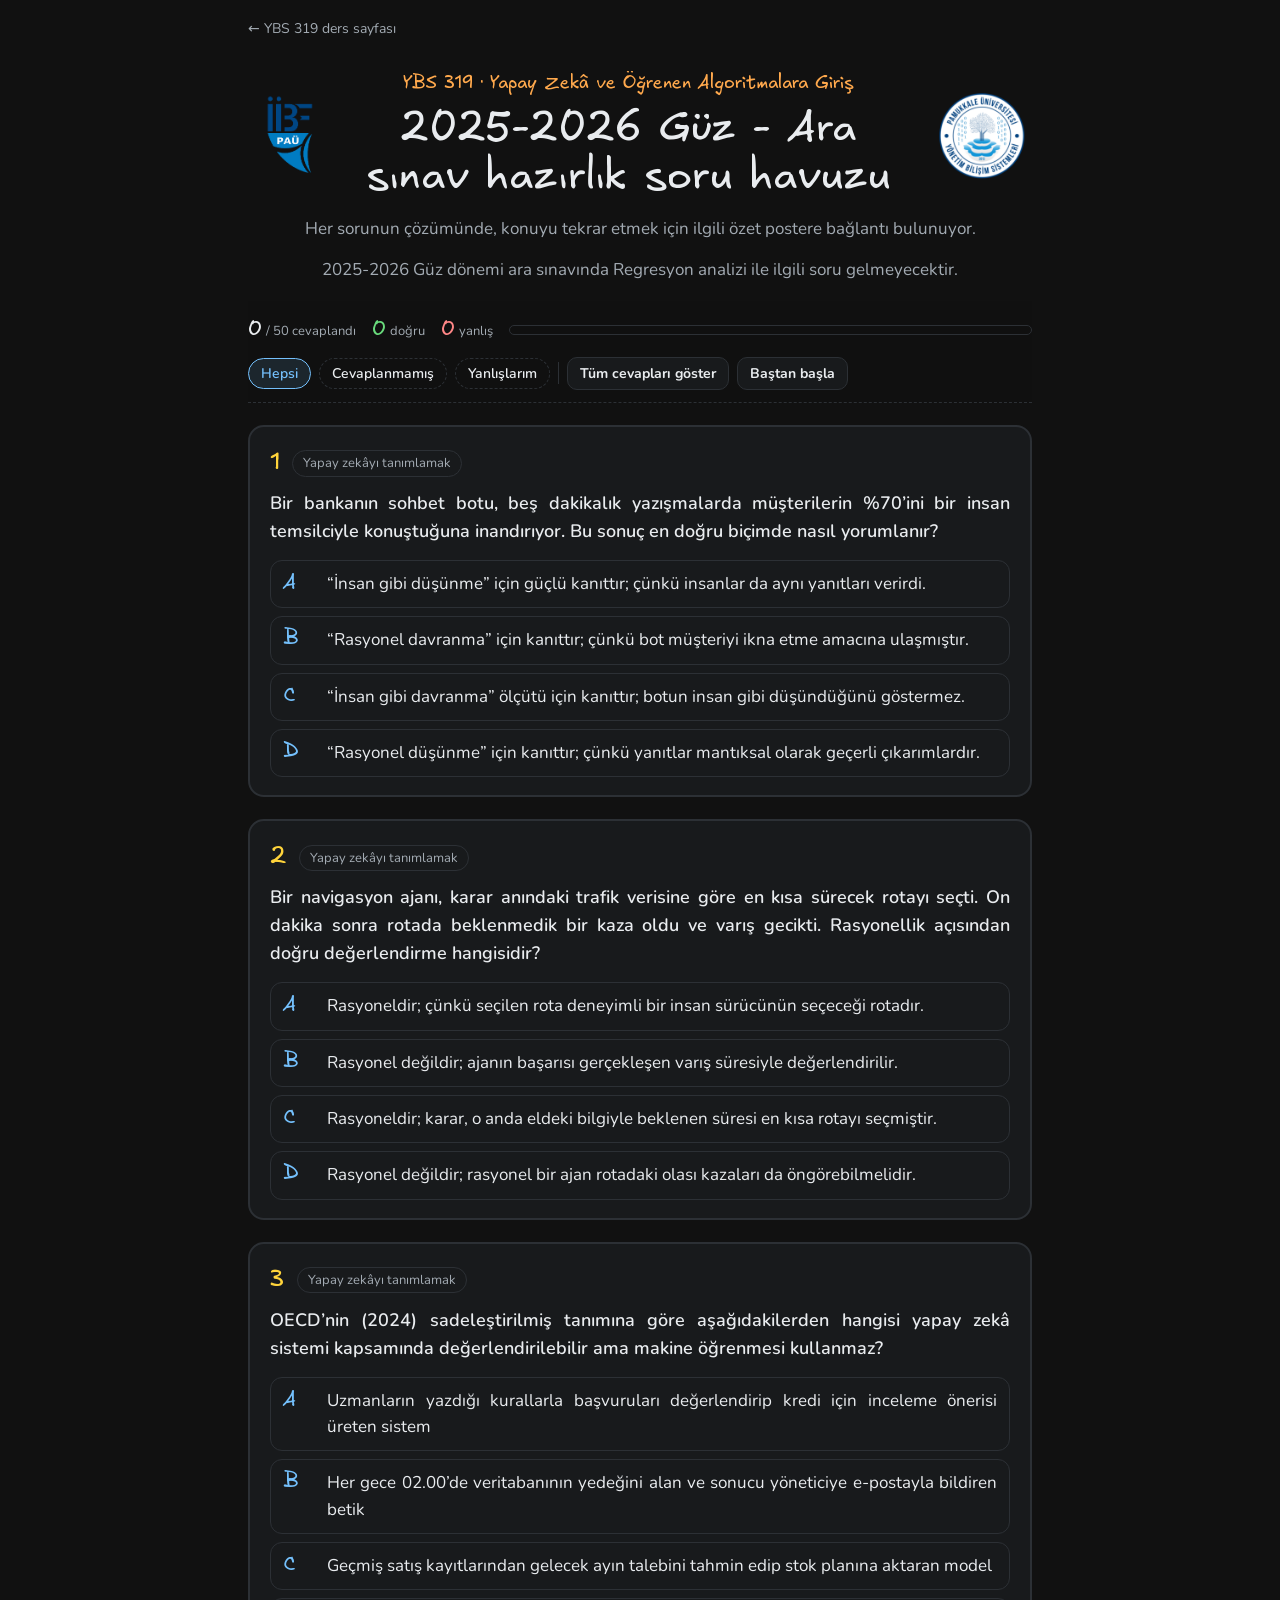
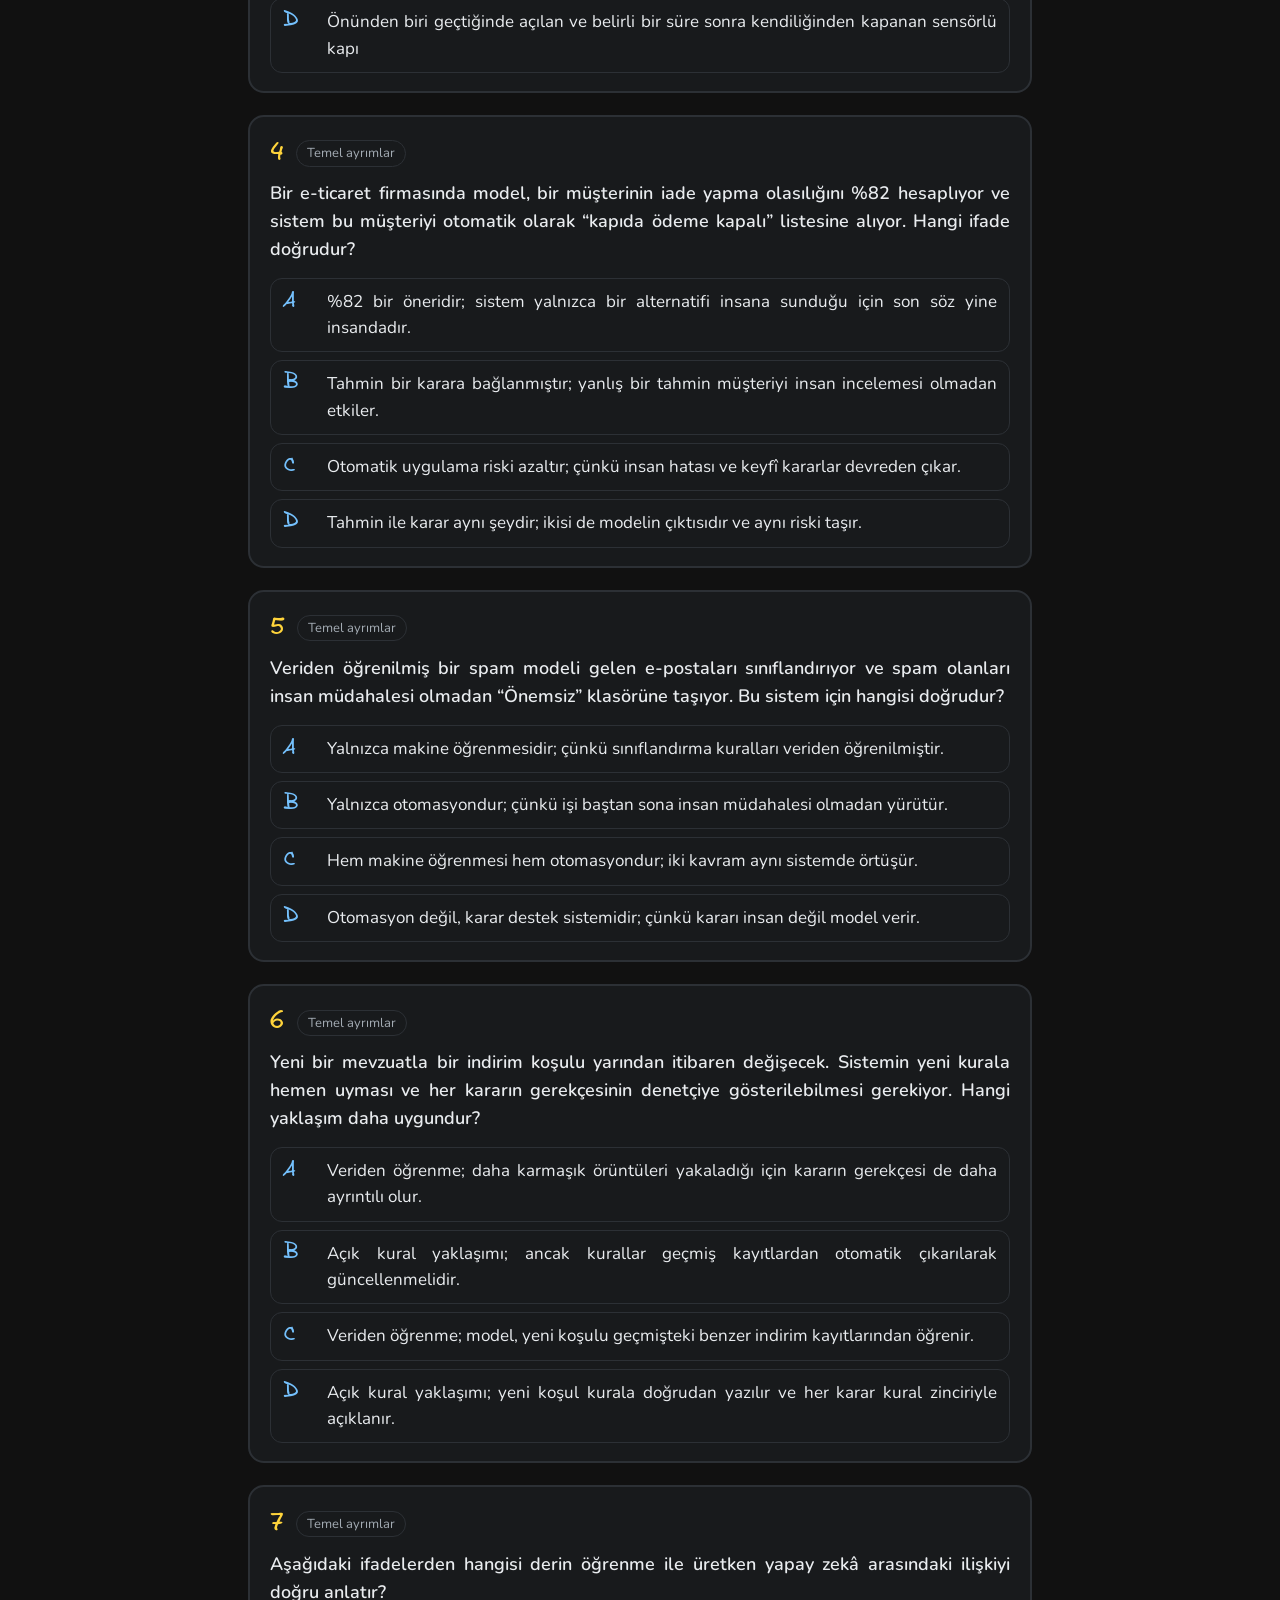
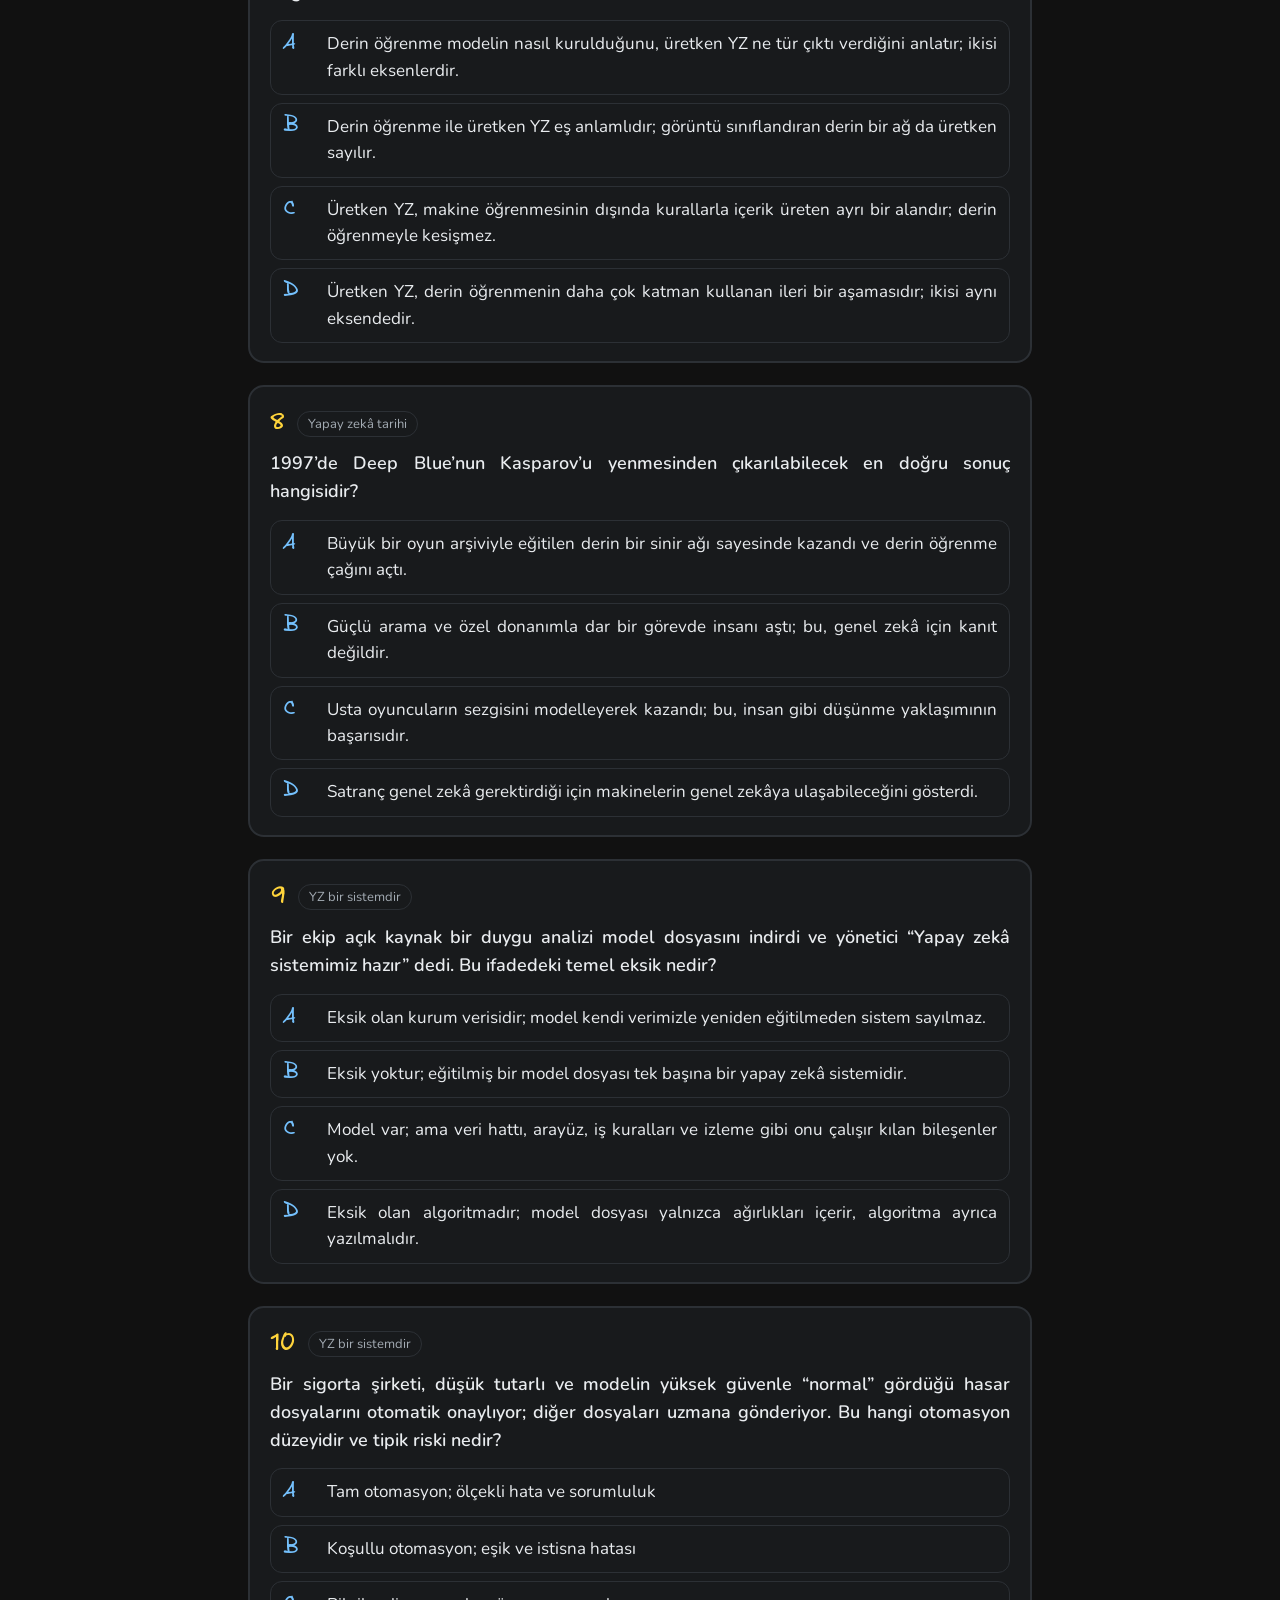
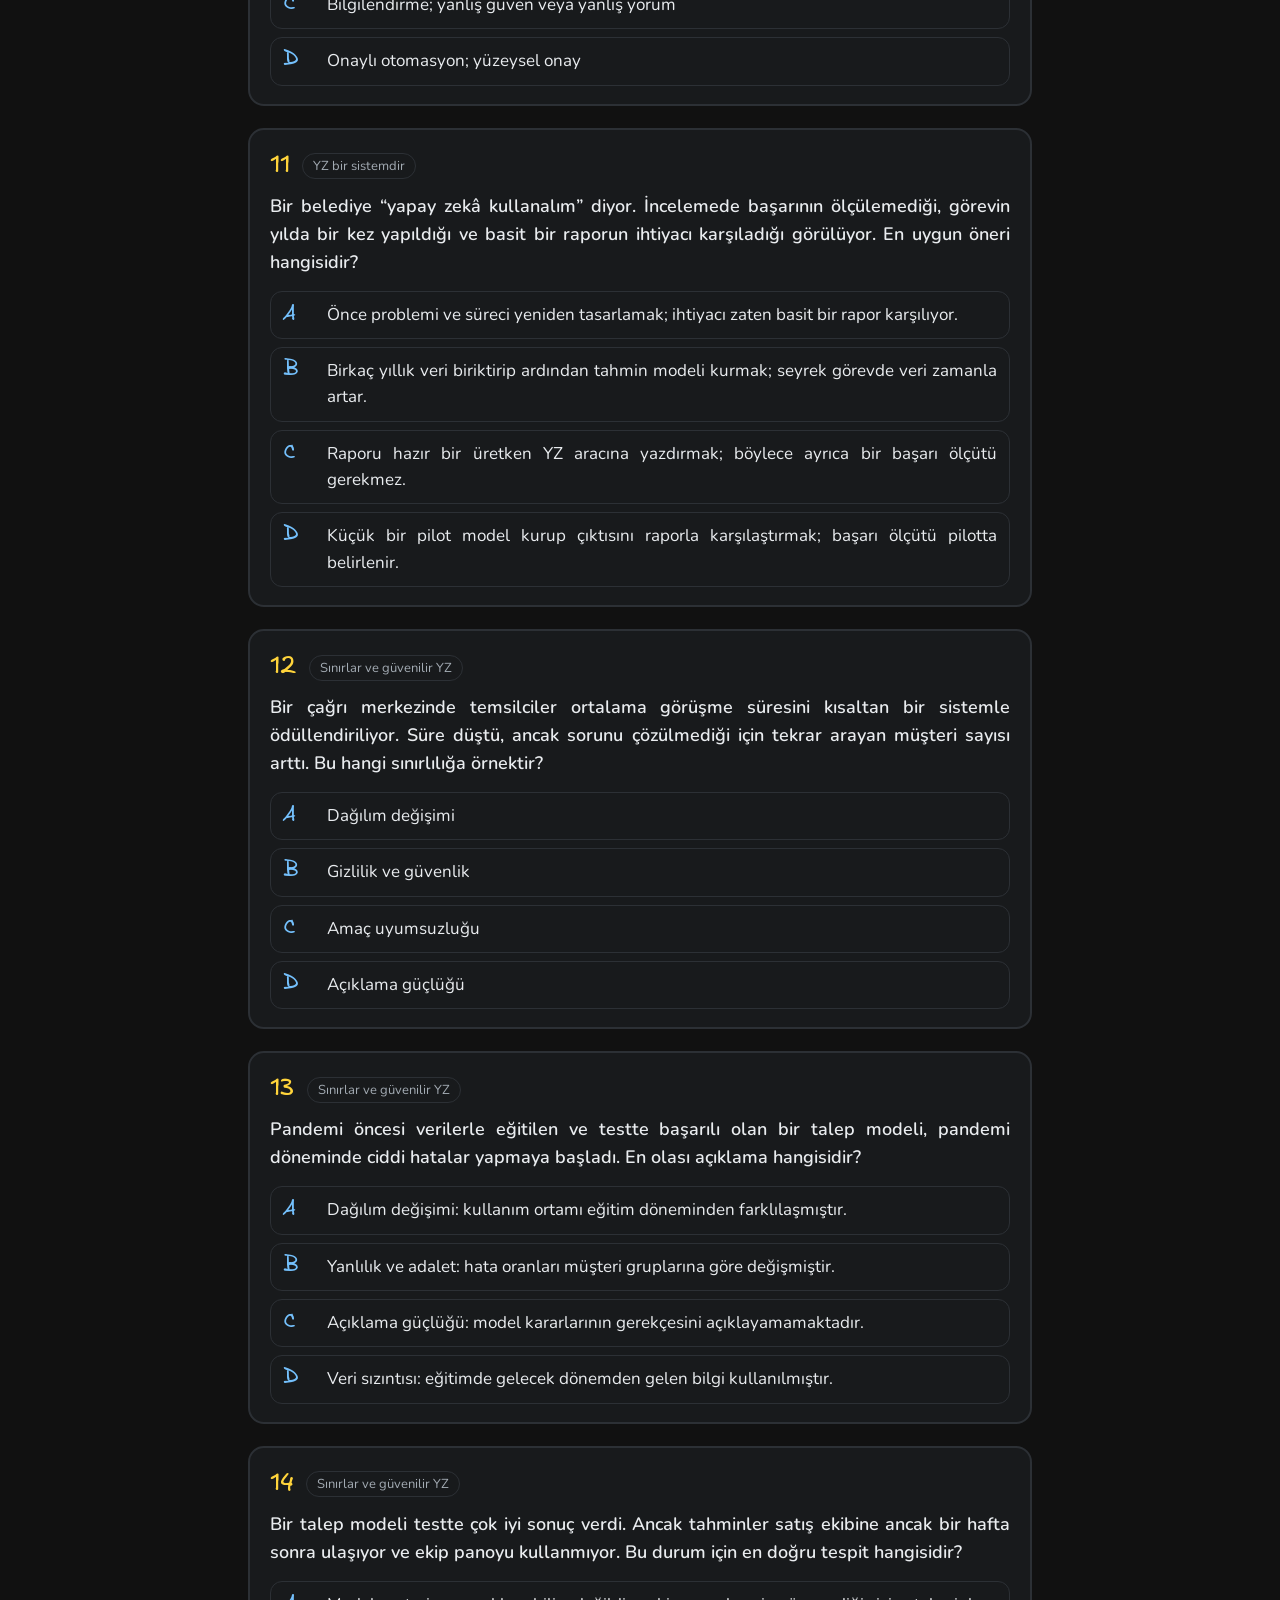
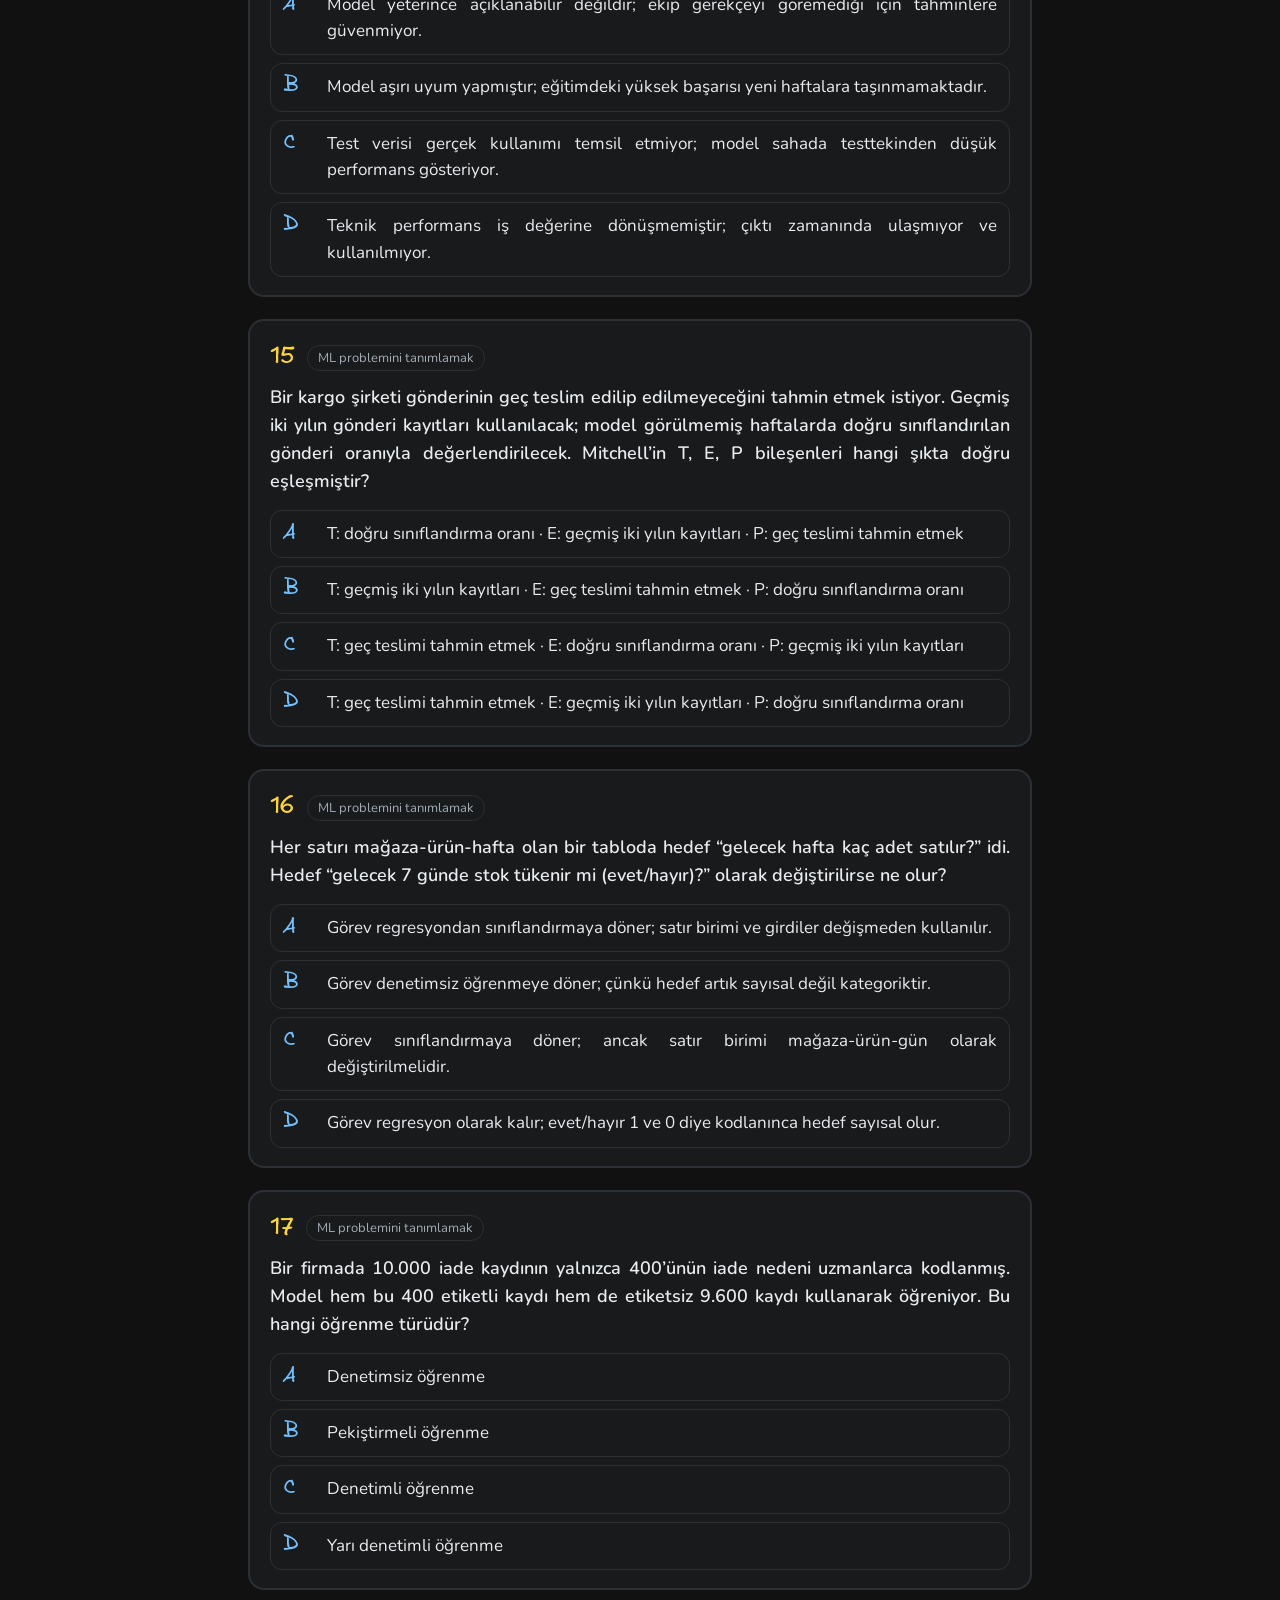
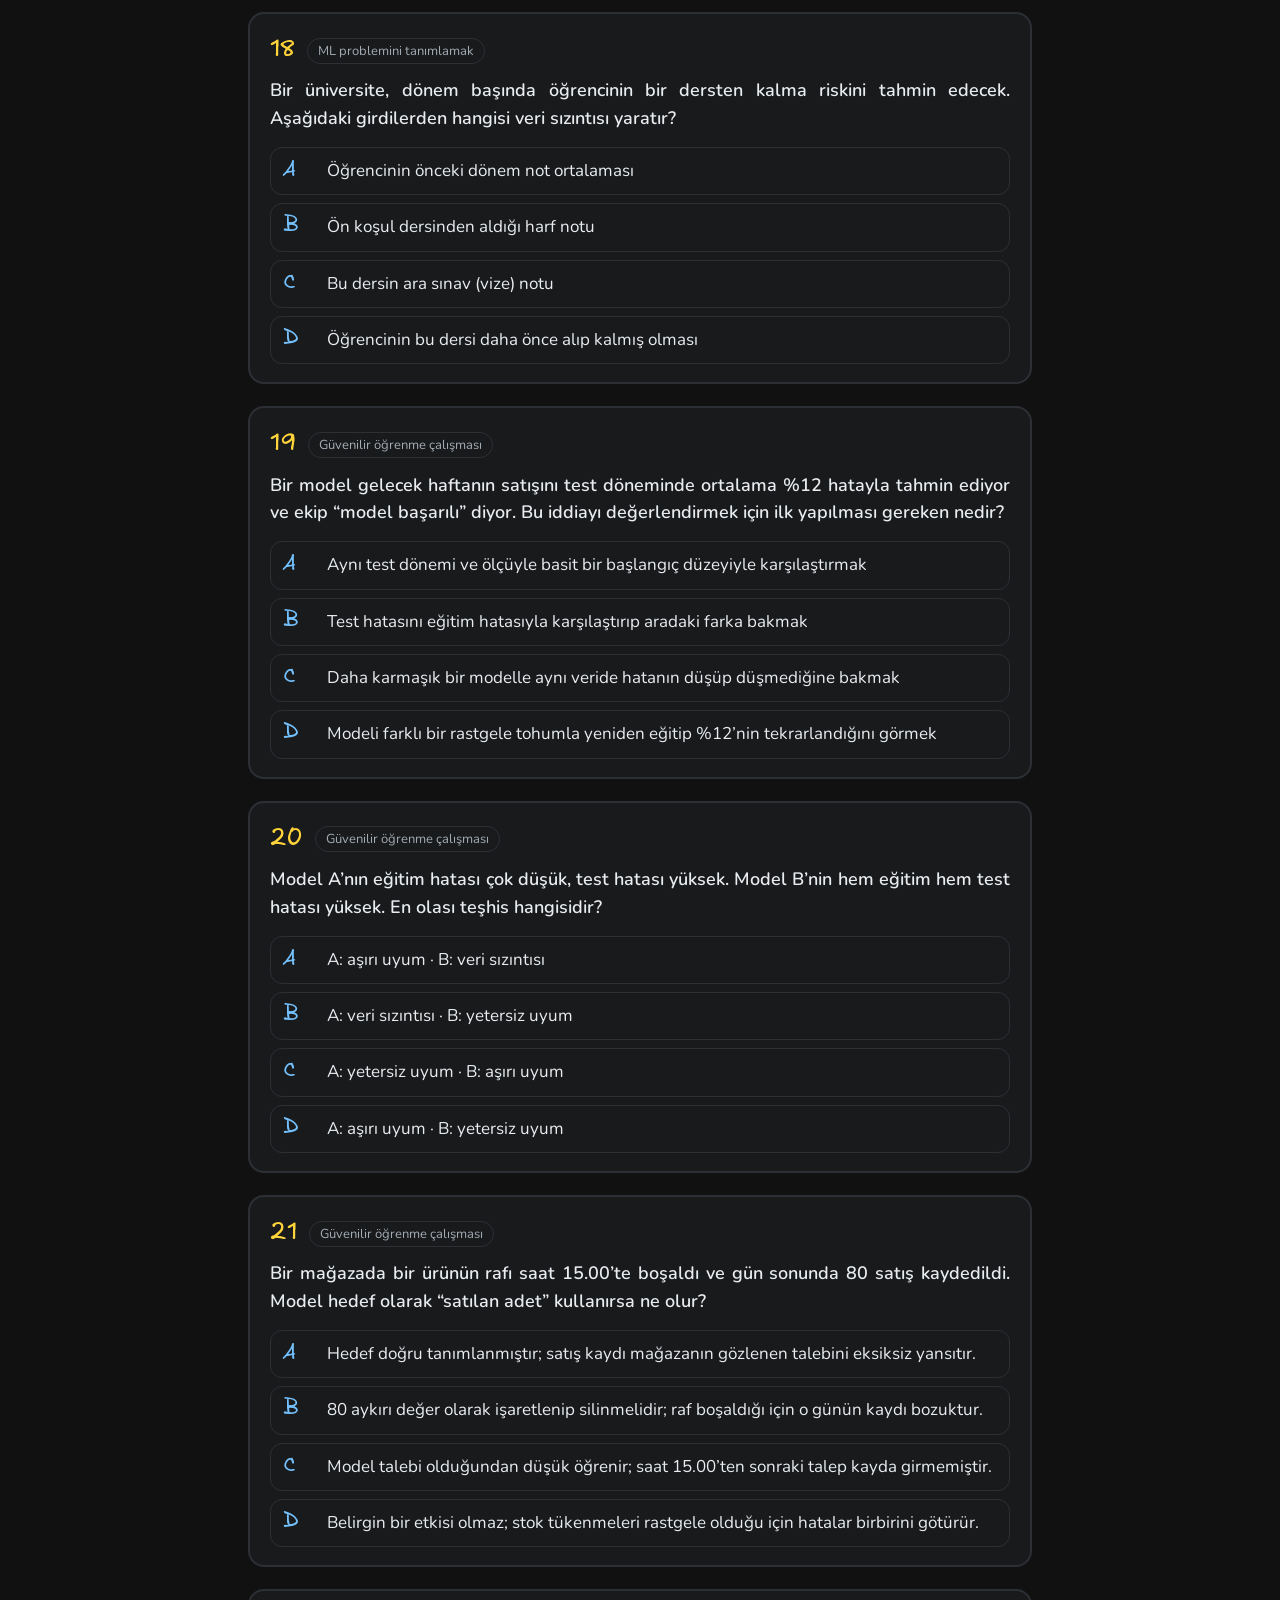
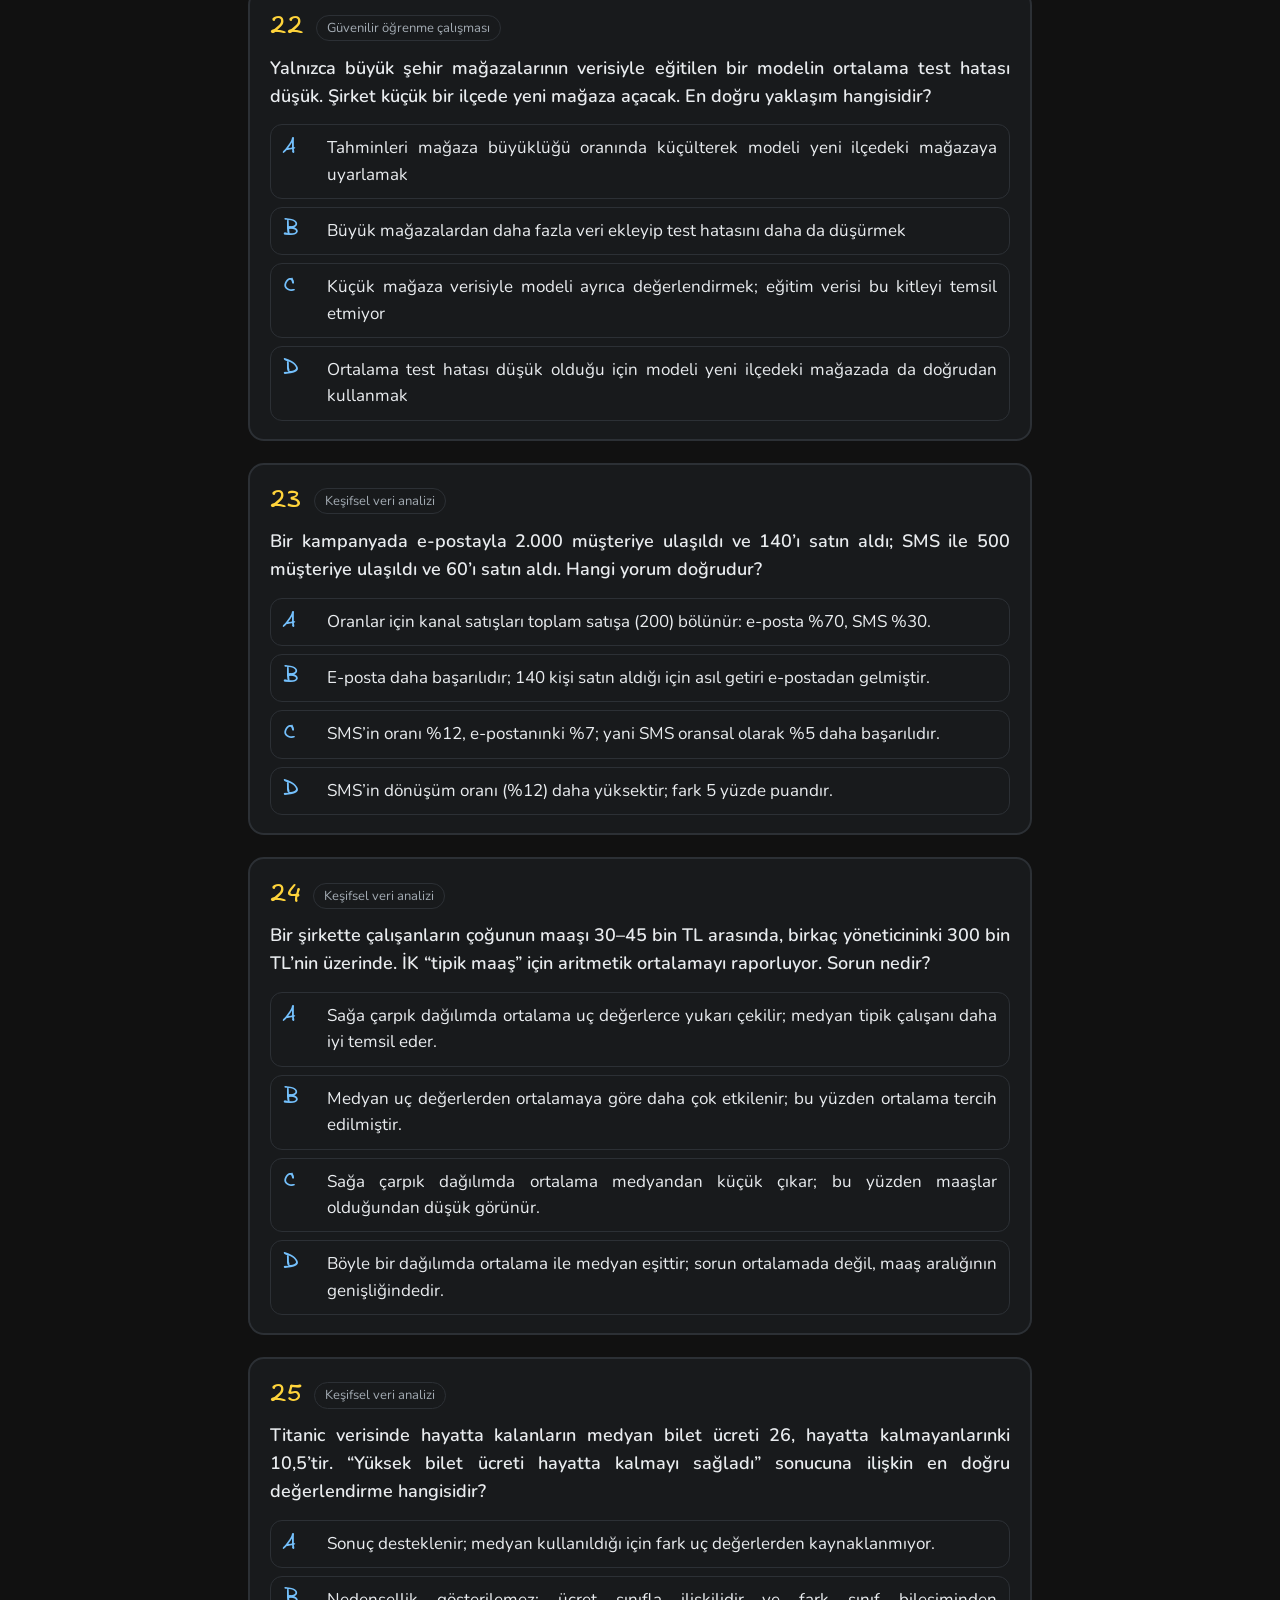
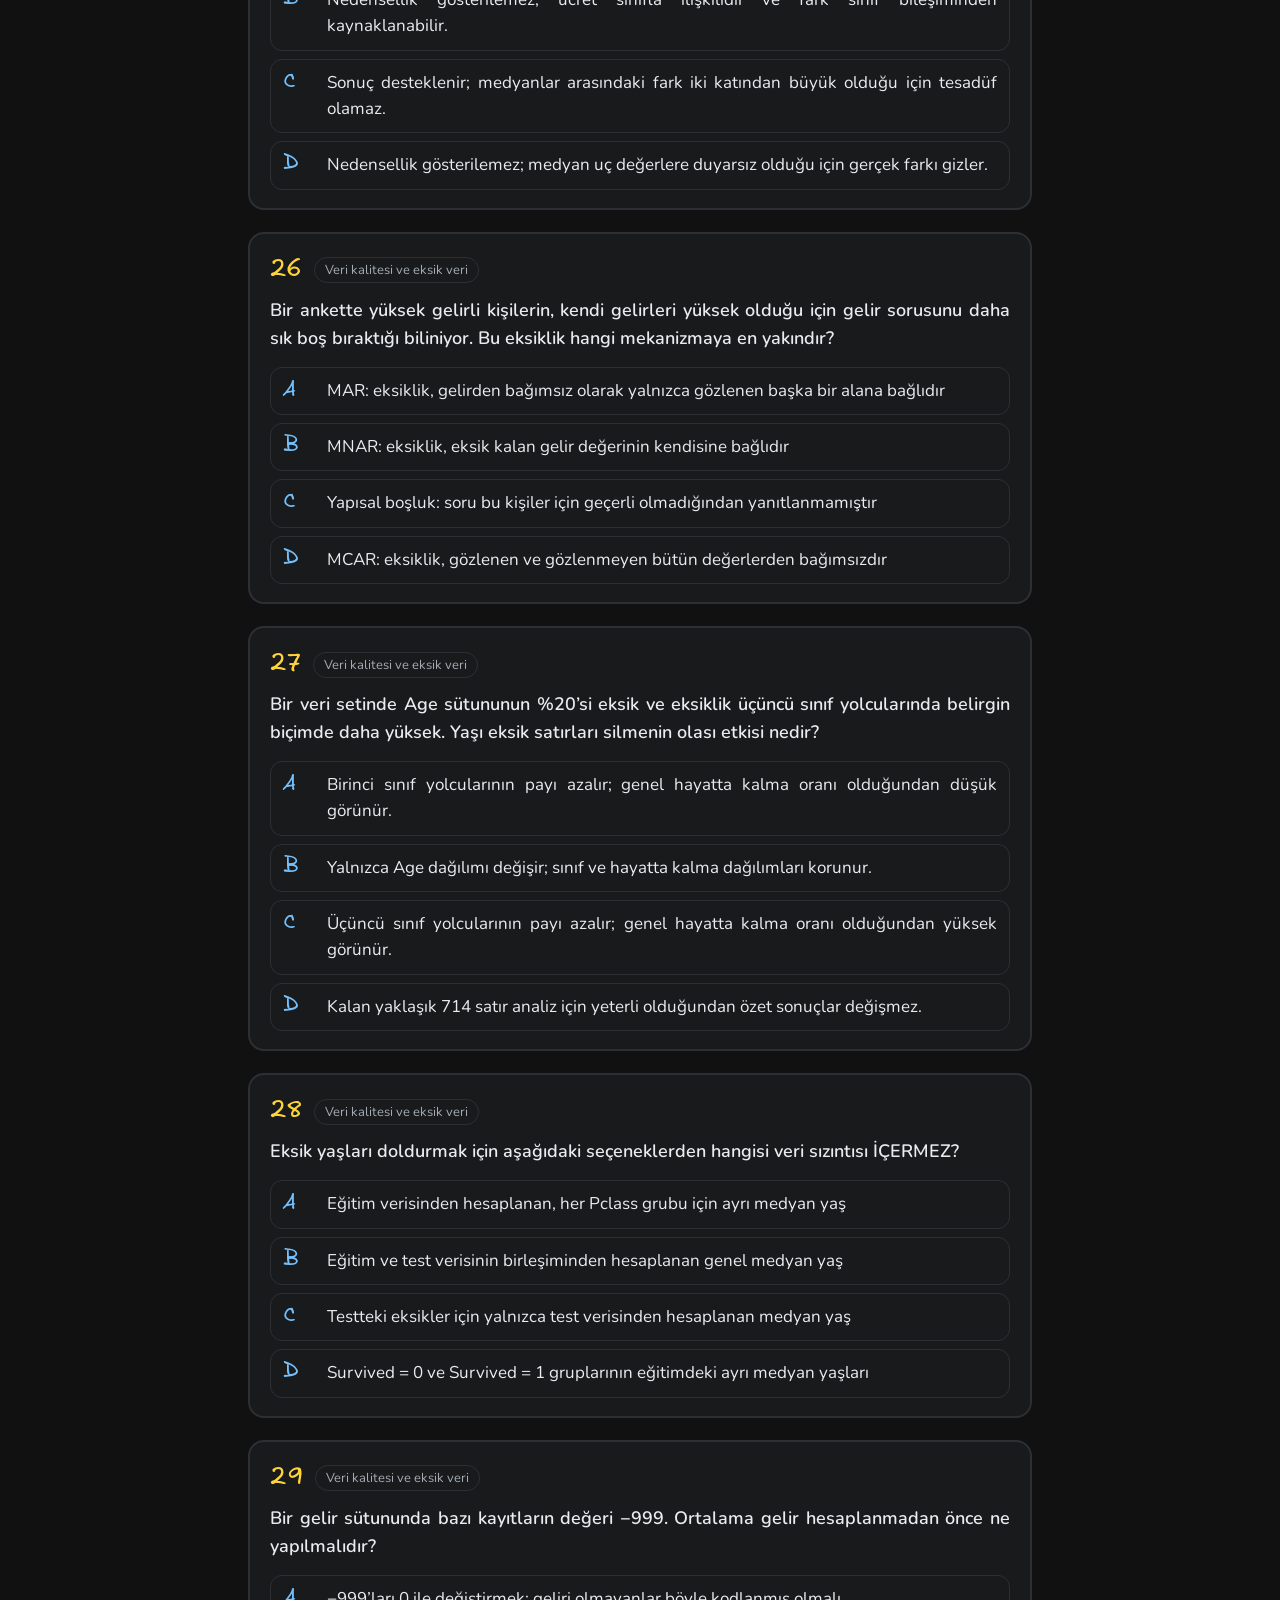
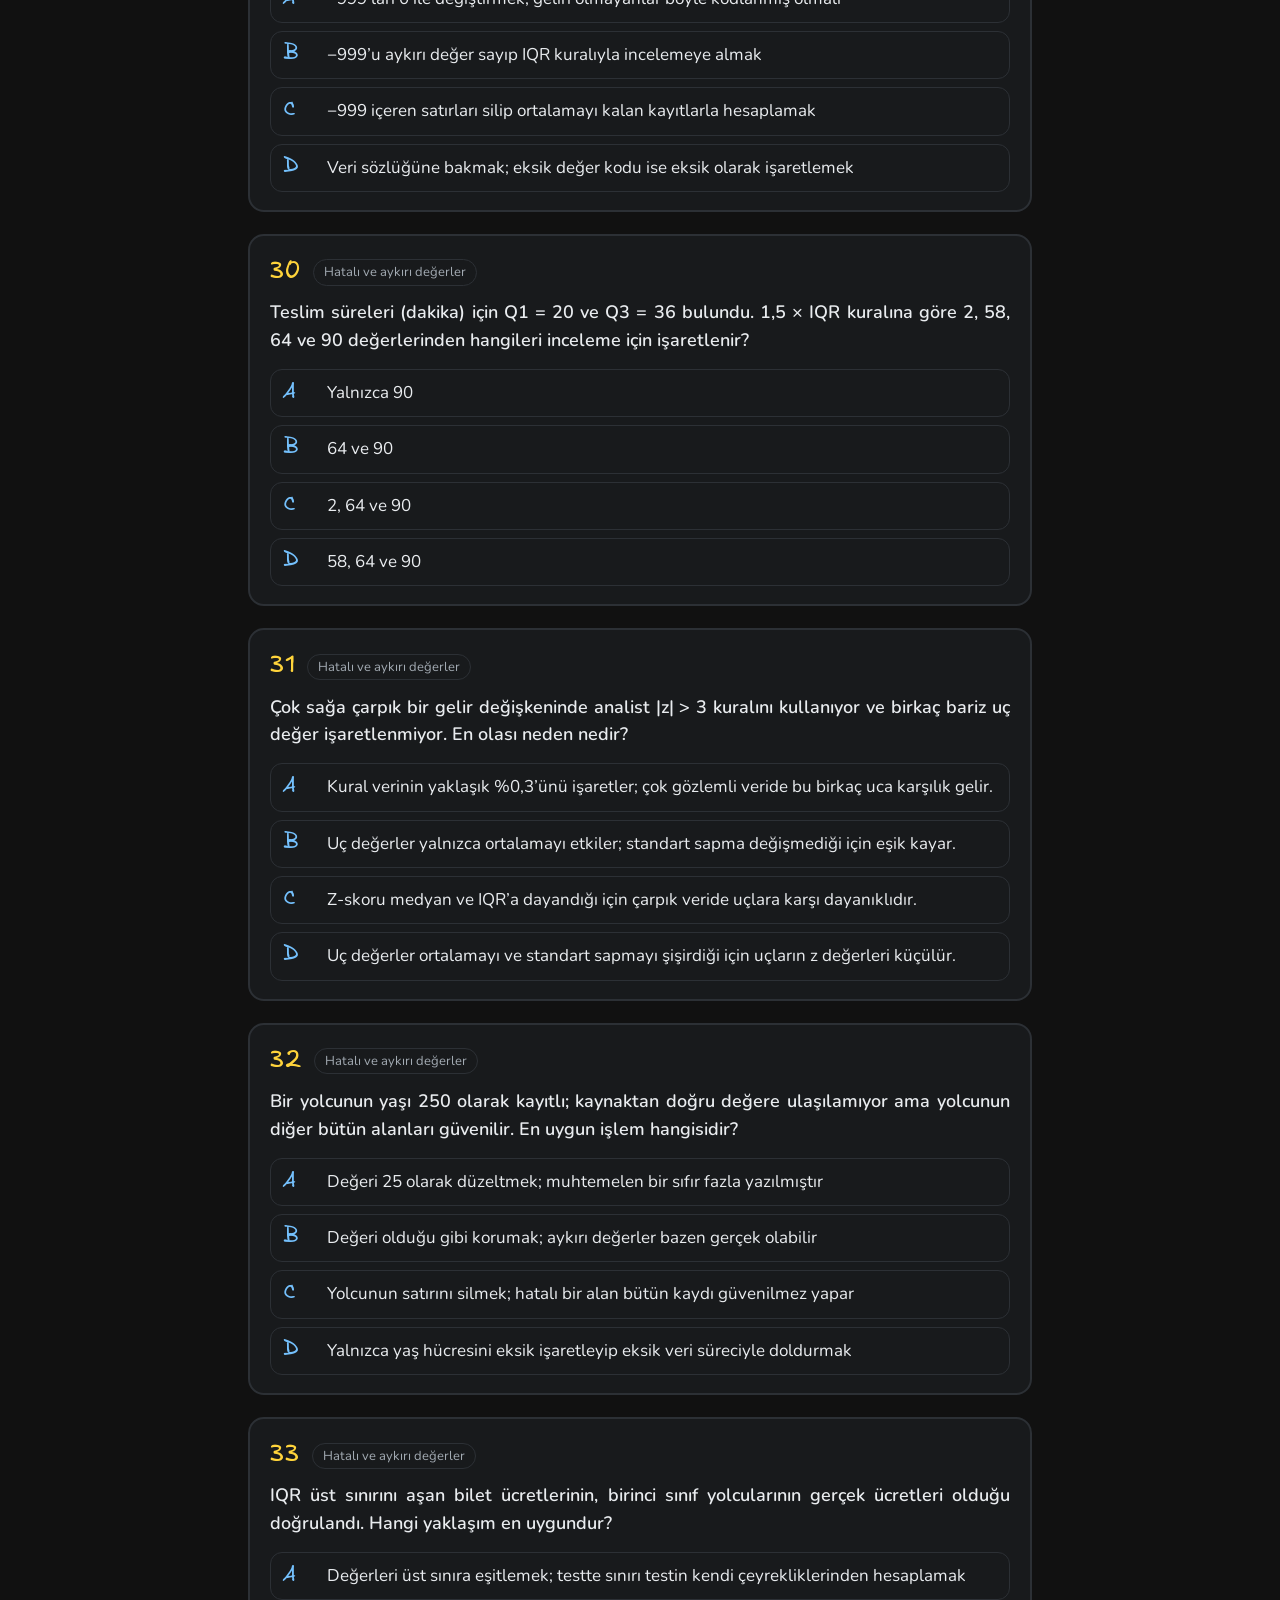
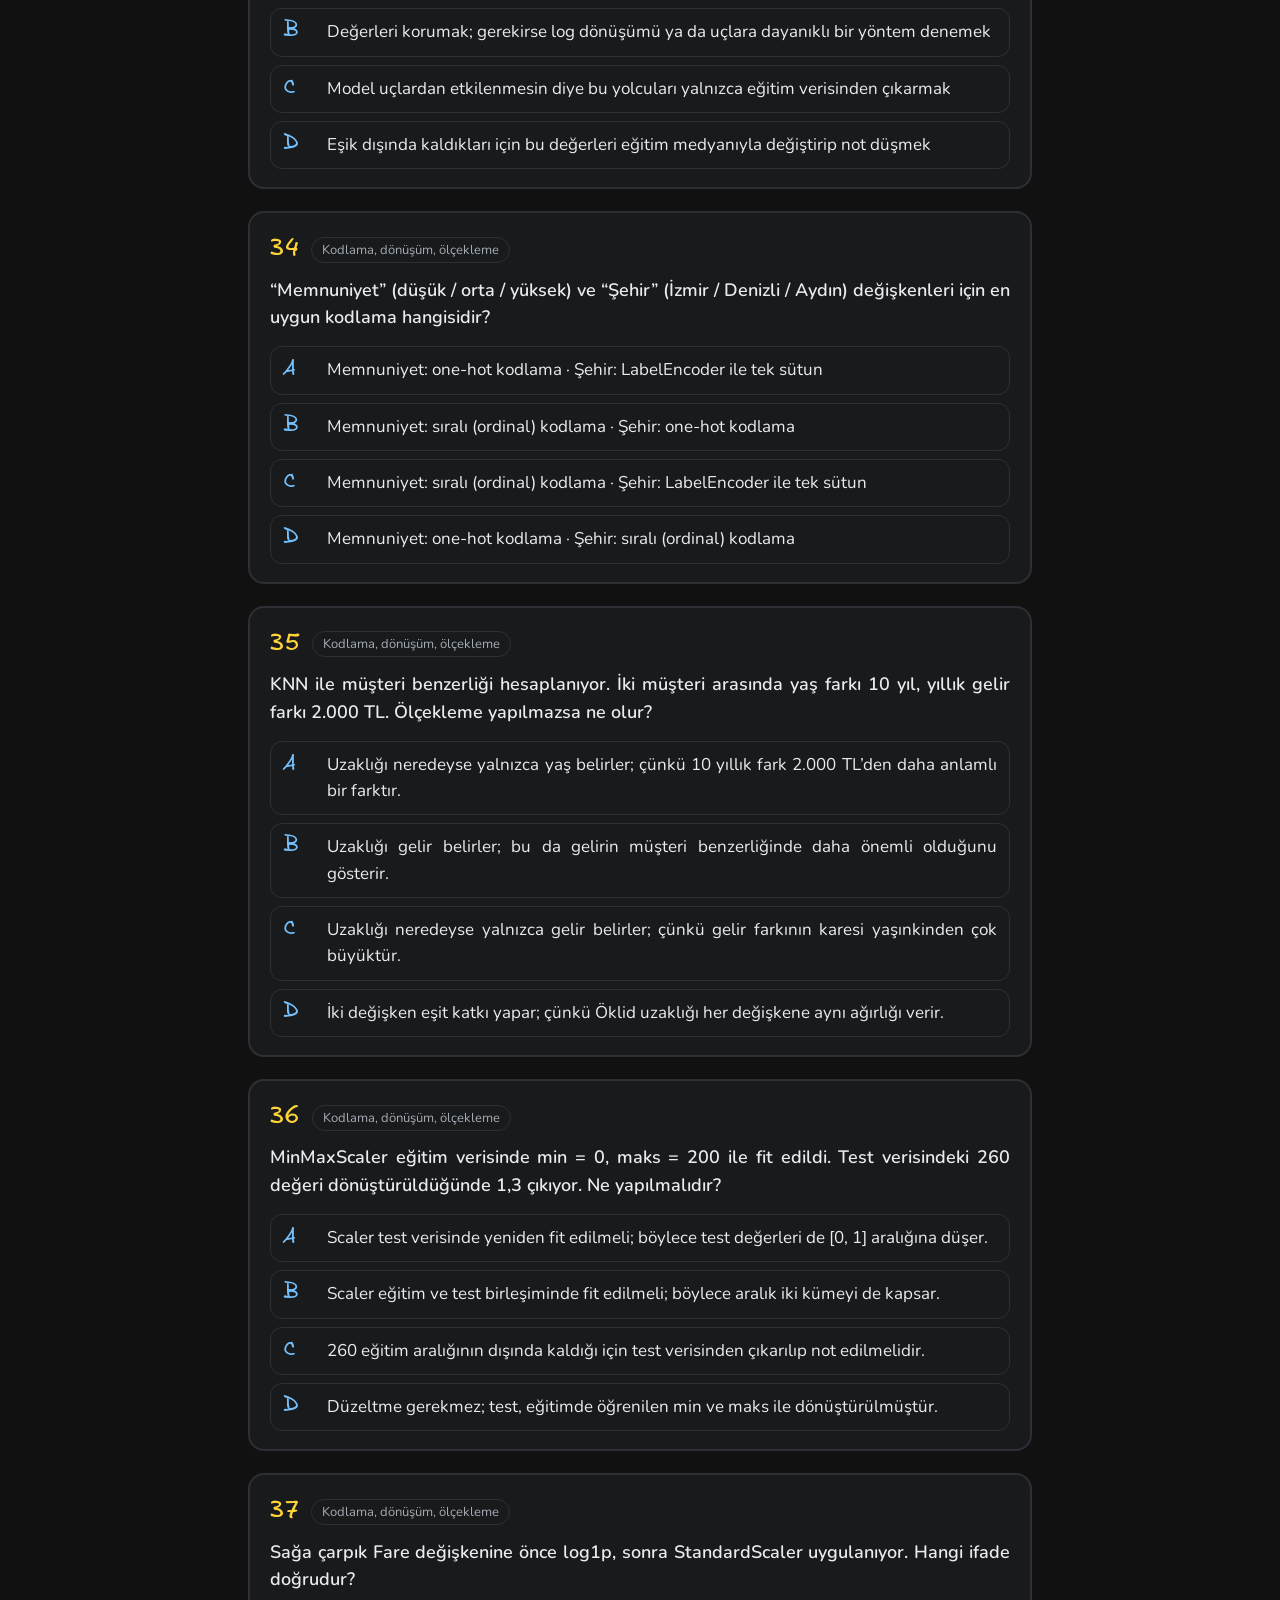
<file: YBS319/vize-soru-havuzu/index.html>
<!DOCTYPE html>
<html lang="tr">
<head>
<meta charset="utf-8">
<meta name="viewport" content="width=device-width, initial-scale=1">
<title>YBS 319 Vize Soru Havuzu</title>
<link rel="icon" href="../assets/logo-ybs.png">
<link rel="preconnect" href="https://fonts.googleapis.com">
<link rel="stylesheet" href="https://fonts.googleapis.com/css2?family=Nunito:wght@400;600;700;800&display=swap">
<style>
@font-face{font-family:'Excalifont';src:url([data-uri]) format('woff2');unicode-range:U+20-7e,U+a0-a3,U+a5-a6,U+a8-ab,U+ad-b1,U+b4,U+b6-b8,U+ba-ff,U+131,U+152-153,U+2bc,U+2c6,U+2da,U+2dc,U+304,U+308,U+2013-2014,U+2018-201a,U+201c-201e,U+2020,U+2022,U+2024-2026,U+2030,U+2039-203a,U+20ac,U+2122,U+2212;font-display:swap}
@font-face{font-family:'Excalifont';src:url([data-uri]) format('woff2');unicode-range:U+100-130,U+132-137,U+139-149,U+14c-151,U+154-17e,U+192,U+1fc-1ff,U+218-21b,U+237,U+1e80-1e85,U+1ef2-1ef3,U+2113;font-display:swap}
@font-face{font-family:'Excalifont';src:url([data-uri]) format('woff2');unicode-range:U+37e,U+384-38a,U+38c,U+38e-393,U+395-3a1,U+3a3-3a8,U+3aa-3cf,U+3d7;font-display:swap}
@font-face{font-family:'Excalifont';src:url([data-uri]) format('woff2');unicode-range:U+2c7,U+2d8-2d9,U+2db,U+2dd,U+302,U+306-307,U+30a-30c,U+326-328,U+212e,U+2211,U+fb01-fb02;font-display:swap}
@font-face{font-family:'Excalifont';src:url([data-uri]) format('woff2');unicode-range:U+300-301,U+303;font-display:swap}
:root{
  /* single dark theme on purpose: matches the hand-drawn summary posters */
  --bg:#111111; --panel:#181a1c; --line:#2c3035; --ink:#e9ecef; --dim:#a3abb3;
  --blue:#74c0fc; --green:#69db7c; --red:#ff8787; --yellow:#ffd43b; --violet:#da77f2; --orange:#ffa94d;
  --display:'Excalifont','Comic Sans MS',cursive; --body:'Nunito',system-ui,-apple-system,'Segoe UI',sans-serif;
  /* layout: sticky control bar, one centered column of question cards, ~760px */
  color-scheme:dark;
}
*{box-sizing:border-box}
html,body{margin:0;background:var(--bg);color:var(--ink);font-family:var(--body);font-size:17px;line-height:1.55}
.wrap{max-width:820px;margin:0 auto;padding:0 18px 80px}
header.top{padding:30px 0 18px;display:grid;grid-template-columns:auto 1fr auto;gap:10px 22px;align-items:center}
.htext{display:grid;gap:8px;min-width:0;text-align:center;justify-items:center}
.logo{height:96px;width:auto;display:block}
.lead{grid-column:1/-1;justify-self:center}
@media (max-width:620px){header.top{grid-template-columns:1fr 1fr}.htext{grid-column:1/-1;grid-row:2}.logo{height:64px}.logo.r{justify-self:end}}
.lead,.stem,.opt>span:last-child,.fb p,.fb li{text-align:justify;hyphens:auto;-webkit-hyphens:auto}
.lead{text-align-last:center}
.eyebrow{font-family:var(--display);color:var(--orange);font-size:18px}
h1{font-family:var(--display);font-weight:400;font-size:clamp(30px,5vw,42px);line-height:1.15;margin:0;text-wrap:balance}
.lead{color:var(--dim);margin:4px 0 0;max-width:68ch}
.bar{position:sticky;top:0;z-index:5;background:color-mix(in srgb,var(--bg) 92%,transparent);backdrop-filter:blur(6px);border-bottom:1px dashed var(--line);padding:12px 0;display:grid;gap:10px}
.stats{display:flex;flex-wrap:wrap;gap:16px;align-items:baseline;font-variant-numeric:tabular-nums}
.stat{font-family:var(--display);font-size:22px}
.stat small{font-family:var(--body);font-size:13px;color:var(--dim);margin-left:4px}
.prog{flex:1 1 180px;height:10px;border:1.5px solid var(--line);border-radius:6px;overflow:hidden;align-self:center;display:flex}
.prog i{display:block;height:100%}
.prog .ok{background:var(--green)} .prog .no{background:var(--red)}
.filters{display:flex;flex-wrap:wrap;gap:8px;align-items:center}
.chip{font:600 14px var(--body);color:var(--ink);background:transparent;border:1.5px dashed var(--line);border-radius:999px;padding:5px 12px;cursor:pointer}
.chip[aria-pressed="true"]{border-style:solid;border-color:var(--blue);color:var(--blue);background:color-mix(in srgb,var(--blue) 12%,transparent)}
.chip:hover{border-color:var(--dim)}
.sep{width:1px;height:22px;background:var(--line)}
.btn{font:700 14px var(--body);border-radius:10px;border:1.5px solid var(--line);background:var(--panel);color:var(--ink);padding:6px 12px;cursor:pointer}
.btn:hover{border-color:var(--dim)}
:focus-visible{outline:2px solid var(--yellow);outline-offset:2px}
.empty{color:var(--dim);text-align:center;padding:40px 0;font-family:var(--display);font-size:20px}
main{display:grid;gap:22px;padding-top:22px}
.card{border:2px solid var(--line);border-radius:16px;padding:18px 20px;background:var(--panel);position:relative}
.card.right{border-color:color-mix(in srgb,var(--green) 70%,var(--line))}
.card.wrong{border-color:color-mix(in srgb,var(--red) 70%,var(--line))}
.qhead{display:flex;flex-wrap:wrap;gap:8px 12px;align-items:center;margin-bottom:8px}
.qn{font-family:var(--display);font-size:24px;color:var(--yellow)}
.tag{font-size:13px;color:var(--dim);border:1px solid var(--line);border-radius:999px;padding:2px 10px}
.stem{font-size:18px;font-weight:600;margin:4px 0 14px;max-width:70ch}
.opts{display:grid;gap:8px;list-style:none;margin:0;padding:0}
.opt{display:grid;grid-template-columns:34px 1fr;gap:10px;align-items:start;width:100%;text-align:left;font:inherit;color:var(--ink);background:transparent;border:1.5px solid var(--line);border-radius:12px;padding:10px 12px;cursor:pointer}
.opt:hover:not([disabled]){border-color:var(--blue)}
.opt .l{font-family:var(--display);font-size:20px;line-height:1.2;color:var(--blue)}
.opt[disabled]{cursor:default}
.opt.correct{border-color:var(--green);background:color-mix(in srgb,var(--green) 12%,transparent)}
.opt.correct .l{color:var(--green)}
.opt.picked-wrong{border-color:var(--red);background:color-mix(in srgb,var(--red) 12%,transparent)}
.opt.picked-wrong .l{color:var(--red)}
.opt.muted{opacity:.62}
.fb{margin-top:14px;border-left:4px solid var(--blue);background:color-mix(in srgb,var(--blue) 8%,transparent);border-radius:0 12px 12px 0;padding:12px 14px;display:grid;gap:8px}
.fb .verdict{font-family:var(--display);font-size:21px}
.fb .verdict.ok{color:var(--green)} .fb .verdict.no{color:var(--red)}
.fb p{margin:0;max-width:70ch}
.fb ul{margin:0;padding-left:0;list-style:none;display:grid;gap:6px}
.fb li{color:var(--dim);font-size:15.5px}
.fb li b{color:var(--ink)}
.fb li.mine{color:var(--ink)} .fb li.mine b{color:var(--red)}
.fb .ref{display:flex;flex-wrap:wrap;align-items:center;gap:6px 10px;font-size:14px;color:var(--dim);margin-top:2px}
.ref-a{display:inline-flex;align-items:center;gap:8px;color:var(--yellow);text-decoration:none;font-weight:700;border:1.5px solid color-mix(in srgb,var(--yellow) 45%,transparent);background:color-mix(in srgb,var(--yellow) 8%,transparent);border-radius:999px;padding:4px 12px 4px 9px;transition:background .2s,border-color .2s}
.ref-a svg{flex:none;width:15px;height:15px}
.ref-a .arr{display:inline-block;transition:transform .2s ease}
.ref-a:hover,.ref-a:focus-visible{background:color-mix(in srgb,var(--yellow) 18%,transparent);border-color:var(--yellow)}
.ref-a:hover .arr,.ref-a:focus-visible .arr{transform:translateX(4px)}
@media (prefers-reduced-motion:no-preference){.fb .ref-a .arr{animation:nudge .9s ease-in-out .5s 2}@keyframes nudge{50%{transform:translateX(4px)}}}
body{transition:opacity .18s ease}body.leaving{opacity:0}
footer{color:var(--dim);font-size:13px;text-align:center;padding-top:36px}
@media (max-width:520px){html,body{font-size:16px}.card{padding:14px}.stem{font-size:17px}}
@media (prefers-reduced-motion:no-preference){.fb{animation:in .25s ease-out}@keyframes in{from{transform:translateY(-4px);opacity:.4}to{transform:none;opacity:1}}}
.crumb{padding-top:18px;font-size:14px}.crumb a{color:var(--dim);text-decoration:none}.crumb a:hover{color:var(--ink)}
@view-transition{navigation:auto}
</style>
</head>
<body>
<div class="wrap">
<nav class="crumb"><a href="../">← YBS 319 ders sayfası</a></nav>
<header class="top">
  <img class="logo l" src="[data-uri]" alt="PAÜ İİBF logosu">
  <div class="htext">
    <div class="eyebrow">YBS 319 · Yapay Zekâ ve Öğrenen Algoritmalara Giriş</div>
    <h1>2025-2026 Güz - Ara sınav hazırlık soru havuzu</h1>
  </div>
  <img class="logo r" src="[data-uri]" alt="PAÜ Yönetim Bilişim Sistemleri logosu">
  <p class="lead">Her sorunun çözümünde, konuyu tekrar etmek için ilgili özet postere bağlantı bulunuyor.</p>
  <p class="lead">2025-2026 Güz dönemi ara sınavında Regresyon analizi ile ilgili soru gelmeyecektir.</p>
</header>
<div class="bar" role="region" aria-label="İlerleme ve filtreler">
  <div class="stats">
    <span class="stat" id="sDone">0<small>/ 50 cevaplandı</small></span>
    <span class="stat" id="sOk" style="color:var(--green)">0<small>doğru</small></span>
    <span class="stat" id="sNo" style="color:var(--red)">0<small>yanlış</small></span>
    <span class="prog" aria-hidden="true"><i class="ok" id="pOk"></i><i class="no" id="pNo"></i></span>
  </div>
  <div class="filters" id="filters">
    <button class="chip" data-f="show" data-v="all" aria-pressed="true">Hepsi</button>
    <button class="chip" data-f="show" data-v="open" aria-pressed="false">Cevaplanmamış</button>
    <button class="chip" data-f="show" data-v="wrong" aria-pressed="false">Yanlışlarım</button>
    <span class="sep"></span>
    <button class="btn" id="reveal">Tüm cevapları göster</button>
    <button class="btn" id="reset">Baştan başla</button>
  </div>
</div>
<main id="list"></main>
<footer>Pamukkale Üniversitesi · YBS 319 · Arş. Gör. Berker DAL</footer>
</div>
<script>
const Q = [{"n": 1, "p": 1, "topic": "Yapay zekâyı tanımlamak", "week": "1–2", "d": "O", "stem": "Bir bankanın sohbet botu, beş dakikalık yazışmalarda müşterilerin %70’ini bir insan temsilciyle konuştuğuna inandırıyor. Bu sonuç en doğru biçimde nasıl yorumlanır?", "opts": ["“İnsan gibi düşünme” için güçlü kanıttır; çünkü insanlar da aynı yanıtları verirdi.", "“Rasyonel davranma” için kanıttır; çünkü bot müşteriyi ikna etme amacına ulaşmıştır.", "“İnsan gibi davranma” ölçütü için kanıttır; botun insan gibi düşündüğünü göstermez.", "“Rasyonel düşünme” için kanıttır; çünkü yanıtlar mantıksal olarak geçerli çıkarımlardır."], "ans": 2, "why": "Turing testi yaklaşımı yalnızca dışarıdan gözlenen davranışa bakar. Sorgulayıcının insan ile makineyi ayıramaması “insan gibi davranma” ölçütünü karşılar; iç mekanizmanın insan bilişine benzediğini kanıtlamaz.", "fb": ["İnsan gibi düşünme iddiası doğru cevaptan fazlasını ister: insanlarla benzer ara adımlar, hata örüntüleri ve tepki süreleri (bilişsel modelleme).", "Rasyonel davranma, beklenen performansı en çok artıran eylemi seçmektir; insanı ikna etmek bunun kanıtı değildir ve Turing testi bunu ölçmez.", "Turing testi yaklaşımı yalnızca dışarıdan gözlenen davranışa bakar. Sorgulayıcının insan ile makineyi ayıramaması “insan gibi davranma” ölçütünü karşılar; iç mekanizmanın insan bilişine benzediğini kanıtlamaz.", "Rasyonel düşünme biçimsel olarak geçerli çıkarımla ilgilidir; insanı ikna etmek mantıksal geçerlilik kanıtı değildir."]}, {"n": 2, "p": 1, "topic": "Yapay zekâyı tanımlamak", "week": "1–2", "d": "O", "stem": "Bir navigasyon ajanı, karar anındaki trafik verisine göre en kısa sürecek rotayı seçti. On dakika sonra rotada beklenmedik bir kaza oldu ve varış gecikti. Rasyonellik açısından doğru değerlendirme hangisidir?", "opts": ["Rasyoneldir; çünkü seçilen rota deneyimli bir insan sürücünün seçeceği rotadır.", "Rasyonel değildir; ajanın başarısı gerçekleşen varış süresiyle değerlendirilir.", "Rasyoneldir; karar, o anda eldeki bilgiyle beklenen süresi en kısa rotayı seçmiştir.", "Rasyonel değildir; rasyonel bir ajan rotadaki olası kazaları da öngörebilmelidir."], "ans": 2, "why": "Rasyonel ajan, her algı dizisi için ön bilgi ve mevcut eylemler altında performansı en çok artırması beklenen eylemi seçer. Kötü sonuç, karar anında iyi kanıta dayanan bir eylemi otomatik olarak irrasyonel yapmaz.", "fb": ["Sonuç doğru ama gerekçe yanlış: rasyonellik insana benzemeyle ölçülmez; ayrıca soruda bir insan sürücünün seçimine dair bilgi yok.", "Bu, rasyonelliği “kusursuzluk” ile karıştırmaktır: sonradan en iyi olduğu görülen sonucu seçmek rasyonellik ölçütü değildir.", "Rasyonel ajan, her algı dizisi için ön bilgi ve mevcut eylemler altında performansı en çok artırması beklenen eylemi seçer. Kötü sonuç, karar anında iyi kanıta dayanan bir eylemi otomatik olarak irrasyonel yapmaz.", "Bu, rasyonelliği “her şeyi bilme” ile karıştırmaktır; eylemlerin gerçek sonucunu önceden kesin bilmek beklenmez."]}, {"n": 3, "p": 1, "topic": "Yapay zekâyı tanımlamak", "week": "1–2", "d": "T", "stem": "OECD’nin (2024) sadeleştirilmiş tanımına göre aşağıdakilerden hangisi yapay zekâ sistemi kapsamında değerlendirilebilir ama makine öğrenmesi kullanmaz?", "opts": ["Uzmanların yazdığı kurallarla başvuruları değerlendirip kredi için inceleme önerisi üreten sistem", "Her gece 02.00’de veritabanının yedeğini alan ve sonucu yöneticiye e-postayla bildiren betik", "Geçmiş satış kayıtlarından gelecek ayın talebini tahmin edip stok planına aktaran model", "Önünden biri geçtiğinde açılan ve belirli bir süre sonra kendiliğinden kapanan sensörlü kapı"], "ans": 0, "why": "OECD tanımı makine öğrenmesini zorunlu tutmaz: amaç doğrultusunda girdiden çıkarım yaparak öneri veya karar üreten, açık kurallarla çalışan sistemler de yapay zekâ kapsamında olabilir.", "fb": ["OECD tanımı makine öğrenmesini zorunlu tutmaz: amaç doğrultusunda girdiden çıkarım yaparak öneri veya karar üreten, açık kurallarla çalışan sistemler de yapay zekâ kapsamında olabilir.", "Sabit tetikleyiciyle çalışan saatli yedekleme otomasyondur; çıkarım yapmaz.", "Bu sistem yapay zekâdır ama veriden öğrendiği için makine öğrenmesi kullanır; soru ML kullanmayanı istiyor.", "Sensörle açılan kapı otomasyon örneğidir; girdiden bir tahmin, öneri ya da karar çıkarmaz."]}, {"n": 4, "p": 2, "topic": "Temel ayrımlar", "week": "1–2", "d": "O", "stem": "Bir e-ticaret firmasında model, bir müşterinin iade yapma olasılığını %82 hesaplıyor ve sistem bu müşteriyi otomatik olarak “kapıda ödeme kapalı” listesine alıyor. Hangi ifade doğrudur?", "opts": ["%82 bir öneridir; sistem yalnızca bir alternatifi insana sunduğu için son söz yine insandadır.", "Tahmin bir karara bağlanmıştır; yanlış bir tahmin müşteriyi insan incelemesi olmadan etkiler.", "Otomatik uygulama riski azaltır; çünkü insan hatası ve keyfî kararlar devreden çıkar.", "Tahmin ile karar aynı şeydir; ikisi de modelin çıktısıdır ve aynı riski taşır."], "ans": 1, "why": "%82 bir tahmindir. Müşteriyi listeye almak sonucu doğrudan uygulayan bir karardır. Aynı tahmin bir analistin ekranında dursaydı yalnızca analisti etkilerdi; otomatik karara bağlanınca kişi doğrudan etkilenir.", "fb": ["Öneri, alternatifi insana sunar; burada insana sunulan bir seçenek yok, sistem uyguluyor.", "%82 bir tahmindir. Müşteriyi listeye almak sonucu doğrudan uygulayan bir karardır. Aynı tahmin bir analistin ekranında dursaydı yalnızca analisti etkilerdi; otomatik karara bağlanınca kişi doğrudan etkilenir.", "Otomasyon düzeyi arttıkça hata ölçekli hâle gelebilir; risk hata maliyetine ve geri döndürülebilirliğe bağlıdır.", "Tahmin bilinmeyene ilişkin bir değerdir; karar, bu değerin bir kurala bağlanıp uygulanmasıdır."]}, {"n": 5, "p": 2, "topic": "Temel ayrımlar", "week": "1–2", "d": "T", "stem": "Veriden öğrenilmiş bir spam modeli gelen e-postaları sınıflandırıyor ve spam olanları insan müdahalesi olmadan “Önemsiz” klasörüne taşıyor. Bu sistem için hangisi doğrudur?", "opts": ["Yalnızca makine öğrenmesidir; çünkü sınıflandırma kuralları veriden öğrenilmiştir.", "Yalnızca otomasyondur; çünkü işi baştan sona insan müdahalesi olmadan yürütür.", "Hem makine öğrenmesi hem otomasyondur; iki kavram aynı sistemde örtüşür.", "Otomasyon değil, karar destek sistemidir; çünkü kararı insan değil model verir."], "ans": 2, "why": "Otomasyon, yapay zekâ ve makine öğrenmesi örtüşebilir; hiçbiri diğerinin zorunlu alt kümesi değildir. Model veriden öğrenildiği için ML, işi insan müdahalesini azaltarak yürüttüğü için otomasyondur.", "fb": ["Sistem aynı zamanda işi kendiliğinden yürüttüğü için otomasyondur; tek etiket yetmez.", "İnsan müdahalesinin olmaması otomasyonu gösterir ama sınıflandırmanın öğrenilmiş bir modelle yapılması gerçeğini dışlamaz.", "Otomasyon, yapay zekâ ve makine öğrenmesi örtüşebilir; hiçbiri diğerinin zorunlu alt kümesi değildir. Model veriden öğrenildiği için ML, işi insan müdahalesini azaltarak yürüttüğü için otomasyondur.", "Model e-postaları insan müdahalesi olmadan taşıyor; karar destek sisteminde öneri insana sunulur ve son işlemi insan yapar."]}, {"n": 6, "p": 2, "topic": "Temel ayrımlar", "week": "1–2", "d": "O", "stem": "Yeni bir mevzuatla bir indirim koşulu yarından itibaren değişecek. Sistemin yeni kurala hemen uyması ve her kararın gerekçesinin denetçiye gösterilebilmesi gerekiyor. Hangi yaklaşım daha uygundur?", "opts": ["Veriden öğrenme; daha karmaşık örüntüleri yakaladığı için kararın gerekçesi de daha ayrıntılı olur.", "Açık kural yaklaşımı; ancak kurallar geçmiş kayıtlardan otomatik çıkarılarak güncellenmelidir.", "Veriden öğrenme; model, yeni koşulu geçmişteki benzer indirim kayıtlarından öğrenir.", "Açık kural yaklaşımı; yeni koşul kurala doğrudan yazılır ve her karar kural zinciriyle açıklanır."], "ans": 3, "why": "Açık politika, mevzuat ve az sayıda istisna açık kural yaklaşımının güçlü olduğu alanlardır: kural değişince sistem doğrudan güncellenir ve açıklama kural zinciri gösterilerek yapılabilir.", "fb": ["Karmaşık örüntüler gerekçeyi göstermeyi kolaylaştırmaz, zorlaştırır; burada kural zaten açıkça biliniyor.", "Kuralları geçmiş kayıtlardan çıkarmak aslında veriden öğrenmedir; yarından itibaren geçerli koşul o kayıtlarda bulunmaz.", "Yeni kural geçmiş veride yoktur; model henüz gerçekleşmemiş bir kuralı geçmiş örneklerden öğrenemez.", "Açık politika, mevzuat ve az sayıda istisna açık kural yaklaşımının güçlü olduğu alanlardır: kural değişince sistem doğrudan güncellenir ve açıklama kural zinciri gösterilerek yapılabilir."]}, {"n": 7, "p": 2, "topic": "Temel ayrımlar", "week": "1–2", "d": "Z", "stem": "Aşağıdaki ifadelerden hangisi derin öğrenme ile üretken yapay zekâ arasındaki ilişkiyi doğru anlatır?", "opts": ["Derin öğrenme modelin nasıl kurulduğunu, üretken YZ ne tür çıktı verdiğini anlatır; ikisi farklı eksenlerdir.", "Derin öğrenme ile üretken YZ eş anlamlıdır; görüntü sınıflandıran derin bir ağ da üretken sayılır.", "Üretken YZ, makine öğrenmesinin dışında kurallarla içerik üreten ayrı bir alandır; derin öğrenmeyle kesişmez.", "Üretken YZ, derin öğrenmenin daha çok katman kullanan ileri bir aşamasıdır; ikisi aynı eksendedir."], "ans": 0, "why": "Derin öğrenme “nasıl yapıldığıyla” (çok katmanlı ağlar), üretken yapay zekâ “ne tür çıktı üretildiğiyle” (yeni metin, görüntü, kod) ilgilidir. İkisi farklı eksenlerdir.", "fb": ["Derin öğrenme “nasıl yapıldığıyla” (çok katmanlı ağlar), üretken yapay zekâ “ne tür çıktı üretildiğiyle” (yeni metin, görüntü, kod) ilgilidir. İkisi farklı eksenlerdir.", "Sınıflandırma yeni içerik üretmez; derin ağ olması onu üretken yapmaz.", "Üretken YZ bir yöntem ailesi değil, çıktı türüdür; günümüzde çoğunlukla derin öğrenmeyle gerçekleştirilir, yani kesişirler.", "Katman sayısı çıktı türünü belirlemez; çok katmanlı bir ağ yalnızca sınıflandırma yapıp hiç içerik üretmeyebilir."]}, {"n": 8, "p": 3, "topic": "Yapay zekâ tarihi", "week": "1–2", "d": "T", "stem": "1997’de Deep Blue’nun Kasparov’u yenmesinden çıkarılabilecek en doğru sonuç hangisidir?", "opts": ["Büyük bir oyun arşiviyle eğitilen derin bir sinir ağı sayesinde kazandı ve derin öğrenme çağını açtı.", "Güçlü arama ve özel donanımla dar bir görevde insanı aştı; bu, genel zekâ için kanıt değildir.", "Usta oyuncuların sezgisini modelleyerek kazandı; bu, insan gibi düşünme yaklaşımının başarısıdır.", "Satranç genel zekâ gerektirdiği için makinelerin genel zekâya ulaşabileceğini gösterdi."], "ans": 1, "why": "Deep Blue çok sayıda hamleyi değerlendiren güçlü arama, konum değerlendirme işlevi, satranç bilgisi ve özel donanımı birleştirdi. Dar bir görevde insanı aşmak insan gibi düşünmeyi ya da genel zekâyı gerektirmez.", "fb": ["Bu, 2012’deki AlexNet / ImageNet başarısının tarifidir; Deep Blue derin öğrenme kullanmıyordu.", "Deep Blue çok sayıda hamleyi değerlendiren güçlü arama, konum değerlendirme işlevi, satranç bilgisi ve özel donanımı birleştirdi. Dar bir görevde insanı aşmak insan gibi düşünmeyi ya da genel zekâyı gerektirmez.", "Başarı arama ve konum değerlendirmeye dayanıyordu; insan düşünme süreci modellenmedi.", "Satranç dar bir görevdir; dar bir gösteri genel zekâ kanıtı değildir: tarihten çıkan yöntemsel derslerden biri budur."]}, {"n": 9, "p": 4, "topic": "YZ bir sistemdir", "week": "1–2", "d": "T", "stem": "Bir ekip açık kaynak bir duygu analizi model dosyasını indirdi ve yönetici “Yapay zekâ sistemimiz hazır” dedi. Bu ifadedeki temel eksik nedir?", "opts": ["Eksik olan kurum verisidir; model kendi verimizle yeniden eğitilmeden sistem sayılmaz.", "Eksik yoktur; eğitilmiş bir model dosyası tek başına bir yapay zekâ sistemidir.", "Model var; ama veri hattı, arayüz, iş kuralları ve izleme gibi onu çalışır kılan bileşenler yok.", "Eksik olan algoritmadır; model dosyası yalnızca ağırlıkları içerir, algoritma ayrıca yazılmalıdır."], "ans": 2, "why": "Model sistemin motoruna benzer; motor tek başına otomobil değildir. Yapay zekâ sistemi model, veri hattı, yazılım, kurallar, arayüz, izleme ve kullanıcı rollerinin bütünüdür.", "fb": ["Kurum verisiyle uyarlama gerekebilir, ama yeniden eğitilmiş model de tek başına sistem değildir; veri hattı, arayüz ve izleme yine eksik kalır.", "Model, görevde kullanılan temsildir; sistem ise modelin çevresindeki bütün bileşenleri içerir.", "Model sistemin motoruna benzer; motor tek başına otomobil değildir. Yapay zekâ sistemi model, veri hattı, yazılım, kurallar, arayüz, izleme ve kullanıcı rollerinin bütünüdür.", "Sorun algoritma değil; modeli çalışan bir sisteme dönüştürecek bileşenlerin yokluğu."]}, {"n": 10, "p": 4, "topic": "YZ bir sistemdir", "week": "1–2", "d": "O", "stem": "Bir sigorta şirketi, düşük tutarlı ve modelin yüksek güvenle “normal” gördüğü hasar dosyalarını otomatik onaylıyor; diğer dosyaları uzmana gönderiyor. Bu hangi otomasyon düzeyidir ve tipik riski nedir?", "opts": ["Tam otomasyon; ölçekli hata ve sorumluluk", "Koşullu otomasyon; eşik ve istisna hatası", "Bilgilendirme; yanlış güven veya yanlış yorum", "Onaylı otomasyon; yüzeysel onay"], "ans": 1, "why": "Düşük riskli durumlarda sistemin kendisi işlem yapıyor, diğerleri insana gidiyor: bu koşullu otomasyondur. Temel risk, eşiğin yanlış seçilmesi ve istisnai dosyaların otomatik onaydan kaçmasıdır.", "fb": ["Tam otomasyonda bütün kararları sistem uygular; burada riskli dosyalar uzmana gidiyor.", "Düşük riskli durumlarda sistemin kendisi işlem yapıyor, diğerleri insana gidiyor: bu koşullu otomasyondur. Temel risk, eşiğin yanlış seçilmesi ve istisnai dosyaların otomatik onaydan kaçmasıdır.", "Bilgilendirmede sistem karar uygulamaz; insan sonucu yorumlar.", "Onaylı otomasyonda sistem hazırlar, her işlemi yine insan onaylar; burada bir kısmı insansız onaylanıyor."]}, {"n": 11, "p": 4, "topic": "YZ bir sistemdir", "week": "1–2", "d": "O", "stem": "Bir belediye “yapay zekâ kullanalım” diyor. İncelemede başarının ölçülemediği, görevin yılda bir kez yapıldığı ve basit bir raporun ihtiyacı karşıladığı görülüyor. En uygun öneri hangisidir?", "opts": ["Önce problemi ve süreci yeniden tasarlamak; ihtiyacı zaten basit bir rapor karşılıyor.", "Birkaç yıllık veri biriktirip ardından tahmin modeli kurmak; seyrek görevde veri zamanla artar.", "Raporu hazır bir üretken YZ aracına yazdırmak; böylece ayrıca bir başarı ölçütü gerekmez.", "Küçük bir pilot model kurup çıktısını raporla karşılaştırmak; başarı ölçütü pilotta belirlenir."], "ans": 0, "why": "Uygun problem seçimi sorularına birden çok “hayır” cevabı, daha büyük bir model değil, problemin veya sürecin önce yeniden tasarlanması gerektiğini gösterebilir.", "fb": ["Uygun problem seçimi sorularına birden çok “hayır” cevabı, daha büyük bir model değil, problemin veya sürecin önce yeniden tasarlanması gerektiğini gösterebilir.", "Veri biriktirmek tanımlanmamış başarı ölçütü sorununu çözmez; üstelik ihtiyaç zaten basit bir raporla karşılanıyor.", "Başarı ölçütü olmadan aracın işe yarayıp yaramadığı bilinemez; ölçülemeyen bir görevi otomatikleştirmek hatayı gizler.", "Pilot da önceden tanımlanmış, ölçülebilir bir başarı ölçütü gerektirir; ayrıca basit rapor ihtiyacı zaten karşılıyor."]}, {"n": 12, "p": 5, "topic": "Sınırlar ve güvenilir YZ", "week": "1–2", "d": "O", "stem": "Bir çağrı merkezinde temsilciler ortalama görüşme süresini kısaltan bir sistemle ödüllendiriliyor. Süre düştü, ancak sorunu çözülmediği için tekrar arayan müşteri sayısı arttı. Bu hangi sınırlılığa örnektir?", "opts": ["Dağılım değişimi", "Gizlilik ve güvenlik", "Amaç uyumsuzluğu", "Açıklama güçlüğü"], "ans": 2, "why": "Ölçülen hedef (görüşme süresi) iyileşirken gerçek amaç (müşterinin sorununu çözmek) bozuldu. Bir gösterge hedef hâline gelince gerçek amacı temsil etme gücü zayıflayabilir.", "fb": ["Dağılım değişimi, kullanım ortamının eğitim döneminden farklılaşmasıdır; burada sorun hedefin kendisinde.", "Gizlilik riski veri sızıntısı ve kötüye kullanımla ilgilidir.", "Ölçülen hedef (görüşme süresi) iyileşirken gerçek amaç (müşterinin sorununu çözmek) bozuldu. Bir gösterge hedef hâline gelince gerçek amacı temsil etme gücü zayıflayabilir.", "Açıklama güçlüğü, modelin gerekçesini insan dilinde verememesidir."]}, {"n": 13, "p": 5, "topic": "Sınırlar ve güvenilir YZ", "week": "1–2", "d": "T", "stem": "Pandemi öncesi verilerle eğitilen ve testte başarılı olan bir talep modeli, pandemi döneminde ciddi hatalar yapmaya başladı. En olası açıklama hangisidir?", "opts": ["Dağılım değişimi: kullanım ortamı eğitim döneminden farklılaşmıştır.", "Yanlılık ve adalet: hata oranları müşteri gruplarına göre değişmiştir.", "Açıklama güçlüğü: model kararlarının gerekçesini açıklayamamaktadır.", "Veri sızıntısı: eğitimde gelecek dönemden gelen bilgi kullanılmıştır."], "ans": 0, "why": "Model testte iyiydi; sorun, tüketici davranışının eğitim dönemindekinden farklılaşmasıdır. Dünya değişince model eskir; performans izlenmeli ve gerekirse veri, hedef ve model gözden geçirilmelidir.", "fb": ["Model testte iyiydi; sorun, tüketici davranışının eğitim dönemindekinden farklılaşmasıdır. Dünya değişince model eskir; performans izlenmeli ve gerekirse veri, hedef ve model gözden geçirilmelidir.", "Gruplar arasında farklı hata oranına dair bir bilgi verilmiyor.", "Açıklanabilirlik hataların nedenini değil, gerekçenin anlaşılmasını ilgilendirir.", "Sızıntı testte gerçek olamayacak kadar iyi sonuç üretir; burada sorun zamanla ortaya çıktı."]}, {"n": 14, "p": 5, "topic": "Sınırlar ve güvenilir YZ", "week": "1–2", "d": "O", "stem": "Bir talep modeli testte çok iyi sonuç verdi. Ancak tahminler satış ekibine ancak bir hafta sonra ulaşıyor ve ekip panoyu kullanmıyor. Bu durum için en doğru tespit hangisidir?", "opts": ["Model yeterince açıklanabilir değildir; ekip gerekçeyi göremediği için tahminlere güvenmiyor.", "Model aşırı uyum yapmıştır; eğitimdeki yüksek başarısı yeni haftalara taşınmamaktadır.", "Test verisi gerçek kullanımı temsil etmiyor; model sahada testtekinden düşük performans gösteriyor.", "Teknik performans iş değerine dönüşmemiştir; çıktı zamanında ulaşmıyor ve kullanılmıyor."], "ans": 3, "why": "Teknik performans ile işletme değeri aynı şey değildir. Çıktının zamanında doğru kişiye ulaşması, kullanıcı benimsemesi ve süreç tasarımı teknik skoru değere dönüştürür.", "fb": ["Gerekçe eksikliğine dair bilgi verilmiyor; açıklanabilirlik tahminlerin bir hafta geç gelmesini de çözmez. A iki gözlemi birlikte açıklar.", "Aşırı uyum yeni veride düşük başarı demektir; burada başarı değil kullanım eksik.", "Sahadaki performansın düştüğüne dair bir bilgi yok; anlatılan sorun çıktının geç ulaşması ve kullanılmaması.", "Teknik performans ile işletme değeri aynı şey değildir. Çıktının zamanında doğru kişiye ulaşması, kullanıcı benimsemesi ve süreç tasarımı teknik skoru değere dönüştürür."]}, {"n": 15, "p": 6, "topic": "ML problemini tanımlamak", "week": "3", "d": "T", "stem": "Bir kargo şirketi gönderinin geç teslim edilip edilmeyeceğini tahmin etmek istiyor. Geçmiş iki yılın gönderi kayıtları kullanılacak; model görülmemiş haftalarda doğru sınıflandırılan gönderi oranıyla değerlendirilecek. Mitchell’in T, E, P bileşenleri hangi şıkta doğru eşleşmiştir?", "opts": ["T: doğru sınıflandırma oranı · E: geçmiş iki yılın kayıtları · P: geç teslimi tahmin etmek", "T: geçmiş iki yılın kayıtları · E: geç teslimi tahmin etmek · P: doğru sınıflandırma oranı", "T: geç teslimi tahmin etmek · E: doğru sınıflandırma oranı · P: geçmiş iki yılın kayıtları", "T: geç teslimi tahmin etmek · E: geçmiş iki yılın kayıtları · P: doğru sınıflandırma oranı"], "ans": 3, "why": "Görev (T) yapılacak iştir; deneyim (E) öğrenilen veridir; performans ölçütü (P) başarının nasıl ölçüleceğidir. Program, P ile ölçülen T performansı E ile artıyorsa öğreniyordur.", "fb": ["Başarı ölçütü görev olarak yazılmış.", "Görev ile deneyim yer değiştirmiş: kayıtlar öğrenilen deneyimdir.", "Deneyim ile performans ölçütü yer değiştirmiş.", "Görev (T) yapılacak iştir; deneyim (E) öğrenilen veridir; performans ölçütü (P) başarının nasıl ölçüleceğidir. Program, P ile ölçülen T performansı E ile artıyorsa öğreniyordur."]}, {"n": 16, "p": 6, "topic": "ML problemini tanımlamak", "week": "3", "d": "O", "stem": "Her satırı mağaza-ürün-hafta olan bir tabloda hedef “gelecek hafta kaç adet satılır?” idi. Hedef “gelecek 7 günde stok tükenir mi (evet/hayır)?” olarak değiştirilirse ne olur?", "opts": ["Görev regresyondan sınıflandırmaya döner; satır birimi ve girdiler değişmeden kullanılır.", "Görev denetimsiz öğrenmeye döner; çünkü hedef artık sayısal değil kategoriktir.", "Görev sınıflandırmaya döner; ancak satır birimi mağaza-ürün-gün olarak değiştirilmelidir.", "Görev regresyon olarak kalır; evet/hayır 1 ve 0 diye kodlanınca hedef sayısal olur."], "ans": 0, "why": "Fark hedefin türüdür: sayısal hedef regresyon, kategorik hedef sınıflandırmadır. İkisi de denetimlidir, çünkü geçmiş örnekler için doğru sonuç bilinir. Aynı veri kaynağı farklı görevler için kullanılabilir.", "fb": ["Fark hedefin türüdür: sayısal hedef regresyon, kategorik hedef sınıflandırmadır. İkisi de denetimlidir, çünkü geçmiş örnekler için doğru sonuç bilinir. Aynı veri kaynağı farklı görevler için kullanılabilir.", "Kategorik hedef de denetimli öğrenmede hedeftir; denetimsiz öğrenmede hedef sütunu hiç yoktur.", "Satır birimi aynı kalabilir; hedef zaten satırın gelecek 7 gününe ilişkin bir soru. Değişen yalnızca hedefin türüdür.", "0/1 kodlaması kategoriyi bir ölçüme dönüştürmez; hedef hâlâ iki sınıflıdır, görev ve değerlendirme biçimi değişir."]}, {"n": 17, "p": 6, "topic": "ML problemini tanımlamak", "week": "3", "d": "O", "stem": "Bir firmada 10.000 iade kaydının yalnızca 400’ünün iade nedeni uzmanlarca kodlanmış. Model hem bu 400 etiketli kaydı hem de etiketsiz 9.600 kaydı kullanarak öğreniyor. Bu hangi öğrenme türüdür?", "opts": ["Denetimsiz öğrenme", "Pekiştirmeli öğrenme", "Denetimli öğrenme", "Yarı denetimli öğrenme"], "ans": 3, "why": "Yarı denetimli öğrenmede hedefi bilinen az sayıda örnek ile hedefi bilinmeyen daha geniş bir küme birlikte kullanılır.", "fb": ["Denetimsiz öğrenmede hiçbir örneğin hedefi yoktur; burada 400 etiketli kayıt var.", "Pekiştirmeli öğrenmede ajan eylem seçer ve ödül/maliyet görür; burada eylem–ödül döngüsü yok.", "Denetimli öğrenmede kullanılan örneklerin hepsinin hedefi bilinir.", "Yarı denetimli öğrenmede hedefi bilinen az sayıda örnek ile hedefi bilinmeyen daha geniş bir küme birlikte kullanılır."]}, {"n": 18, "p": 6, "topic": "ML problemini tanımlamak", "week": "3", "d": "O", "stem": "Bir üniversite, dönem başında öğrencinin bir dersten kalma riskini tahmin edecek. Aşağıdaki girdilerden hangisi veri sızıntısı yaratır?", "opts": ["Öğrencinin önceki dönem not ortalaması", "Ön koşul dersinden aldığı harf notu", "Bu dersin ara sınav (vize) notu", "Öğrencinin bu dersi daha önce alıp kalmış olması"], "ans": 2, "why": "Tahmin dönem başında yapılıyor; vize notu dönemin ortasında oluşur ve dersten kalma sonucuyla doğrudan ilişkilidir. Her özellik için sorulacak soru: “Bu değeri karar anında gerçekten biliyor muyuz?”", "fb": ["Önceki dönem ortalaması dönem başında bilinir.", "Ön koşul dersinin notu dönem başında zaten kesinleşmiştir.", "Tahmin dönem başında yapılıyor; vize notu dönemin ortasında oluşur ve dersten kalma sonucuyla doğrudan ilişkilidir. Her özellik için sorulacak soru: “Bu değeri karar anında gerçekten biliyor muyuz?”", "Hedefe çok yakın görünse de bu, geçmiş dönemlerde kesinleşmiş bir bilgidir; dönem başında bilinir."]}, {"n": 19, "p": 7, "topic": "Güvenilir öğrenme çalışması", "week": "3", "d": "O", "stem": "Bir model gelecek haftanın satışını test döneminde ortalama %12 hatayla tahmin ediyor ve ekip “model başarılı” diyor. Bu iddiayı değerlendirmek için ilk yapılması gereken nedir?", "opts": ["Aynı test dönemi ve ölçüyle basit bir başlangıç düzeyiyle karşılaştırmak", "Test hatasını eğitim hatasıyla karşılaştırıp aradaki farka bakmak", "Daha karmaşık bir modelle aynı veride hatanın düşüp düşmediğine bakmak", "Modeli farklı bir rastgele tohumla yeniden eğitip %12’nin tekrarlandığını görmek"], "ans": 0, "why": "Bir hata oranı tek başına iyi veya kötü değildir. Model, kolay bir kıyaslamayı geçmeden “başarılı” sayılmaz; karmaşık çözümün ek değeri ancak böyle görülür.", "fb": ["Bir hata oranı tek başına iyi veya kötü değildir. Model, kolay bir kıyaslamayı geçmeden “başarılı” sayılmaz; karmaşık çözümün ek değeri ancak böyle görülür.", "Bu fark aşırı uyum hakkında bilgi verir; %12’nin işe yarar bir başarı olup olmadığını göstermez.", "Kıyas noktası olmadan daha karmaşık modelin gerekip gerekmediği bilinemez.", "Tekrarlanabilirlik önemlidir ama %12’nin iyi olup olmadığını söylemez; bunun için bir kıyas noktası gerekir."]}, {"n": 20, "p": 7, "topic": "Güvenilir öğrenme çalışması", "week": "3", "d": "T", "stem": "Model A’nın eğitim hatası çok düşük, test hatası yüksek. Model B’nin hem eğitim hem test hatası yüksek. En olası teşhis hangisidir?", "opts": ["A: aşırı uyum · B: veri sızıntısı", "A: veri sızıntısı · B: yetersiz uyum", "A: yetersiz uyum · B: aşırı uyum", "A: aşırı uyum · B: yetersiz uyum"], "ans": 3, "why": "Aşırı uyumda model geçmiş ayrıntılara gereğinden fazla bağlanır: eğitim iyi, yeni veri zayıf. Yetersiz uyumda önemli ilişki yakalanamaz: eğitim ve yeni veri birlikte zayıf. (Tek sayıdan kesin teşhis konmaz; bunlar olasılıktır.)", "fb": ["Sızıntı test başarısını yapay olarak yükseltir; B’de test hatası yüksek ve eğitim de kötü: bu yetersiz uyumdur.", "Sızıntı testi olduğundan iyi gösterir; A’da test hatası yüksek, eğitim–test farkı aşırı uyuma işaret eder.", "Tanımlar ters çevrilmiş.", "Aşırı uyumda model geçmiş ayrıntılara gereğinden fazla bağlanır: eğitim iyi, yeni veri zayıf. Yetersiz uyumda önemli ilişki yakalanamaz: eğitim ve yeni veri birlikte zayıf. (Tek sayıdan kesin teşhis konmaz; bunlar olasılıktır.)"]}, {"n": 21, "p": 7, "topic": "Güvenilir öğrenme çalışması", "week": "3", "d": "O", "stem": "Bir mağazada bir ürünün rafı saat 15.00’te boşaldı ve gün sonunda 80 satış kaydedildi. Model hedef olarak “satılan adet” kullanırsa ne olur?", "opts": ["Hedef doğru tanımlanmıştır; satış kaydı mağazanın gözlenen talebini eksiksiz yansıtır.", "80 aykırı değer olarak işaretlenip silinmelidir; raf boşaldığı için o günün kaydı bozuktur.", "Model talebi olduğundan düşük öğrenir; saat 15.00’ten sonraki talep kayda girmemiştir.", "Belirgin bir etkisi olmaz; stok tükenmeleri rastgele olduğu için hatalar birbirini götürür."], "ans": 2, "why": "“Satılan adet” ile “gerçek talep” aynı değişken olmayabilir. Stok biterse kalan saatlerdeki talep gözlenmez. Hedefin nasıl üretildiği belgelenmelidir.", "fb": ["Raf boşaldıktan sonra gelen müşterilerin talebi kayda girmedi.", "Değer bir kayıt hatası değil, sınıra takılmış gerçek bir gözlem; silmek de hedef tanımı sorununu çözmez.", "“Satılan adet” ile “gerçek talep” aynı değişken olmayabilir. Stok biterse kalan saatlerdeki talep gözlenmez. Hedefin nasıl üretildiği belgelenmelidir.", "Stok sınırı satışı her zaman aşağıdan keser; hata tek yönlü (sistematik) olduğu için birbirini götürmez."]}, {"n": 22, "p": 7, "topic": "Güvenilir öğrenme çalışması", "week": "3", "d": "Z", "stem": "Yalnızca büyük şehir mağazalarının verisiyle eğitilen bir modelin ortalama test hatası düşük. Şirket küçük bir ilçede yeni mağaza açacak. En doğru yaklaşım hangisidir?", "opts": ["Tahminleri mağaza büyüklüğü oranında küçülterek modeli yeni ilçedeki mağazaya uyarlamak", "Büyük mağazalardan daha fazla veri ekleyip test hatasını daha da düşürmek", "Küçük mağaza verisiyle modeli ayrıca değerlendirmek; eğitim verisi bu kitleyi temsil etmiyor", "Ortalama test hatası düşük olduğu için modeli yeni ilçedeki mağazada da doğrudan kullanmak"], "ans": 2, "why": "Eğitim verisi kullanım alanını temsil etmelidir. Ortalama başarı alt grupları gizleyebilir; yeni bölgede hata artabilir. Kontrol: kullanım kitlesini tanımla, alt gruplarda ayrı değerlendir.", "fb": ["Basit oranlama küçük mağazanın farklı talep örüntüsünü yakalamaz; temsil sorunu ölçülmeden çözülmüş sayılmaz.", "Aynı dar gruptan daha fazla satır eklemek temsil sorununu çözmez.", "Eğitim verisi kullanım alanını temsil etmelidir. Ortalama başarı alt grupları gizleyebilir; yeni bölgede hata artabilir. Kontrol: kullanım kitlesini tanımla, alt gruplarda ayrı değerlendir.", "Ortalama, temsil edilmeyen gruptaki hatayı gizler."]}, {"n": 23, "p": 8, "topic": "Keşifsel veri analizi", "week": "4", "d": "O", "stem": "Bir kampanyada e-postayla 2.000 müşteriye ulaşıldı ve 140’ı satın aldı; SMS ile 500 müşteriye ulaşıldı ve 60’ı satın aldı. Hangi yorum doğrudur?", "opts": ["Oranlar için kanal satışları toplam satışa (200) bölünür: e-posta %70, SMS %30.", "E-posta daha başarılıdır; 140 kişi satın aldığı için asıl getiri e-postadan gelmiştir.", "SMS’in oranı %12, e-postanınki %7; yani SMS oransal olarak %5 daha başarılıdır.", "SMS’in dönüşüm oranı (%12) daha yüksektir; fark 5 yüzde puandır."], "ans": 3, "why": "Grup büyüklükleri farklıyken oran karşılaştırılır: 140/2000 = %7, 60/500 = %12. İki oranın farkı yüzde puanla ifade edilir: 12 − 7 = 5 yüzde puan.", "fb": ["Payda yanlış: bu hesap kanalın toplam satış içindeki payını verir, kanalın dönüşüm oranını değil.", "Mutlak sayı grup büyüklüğünü yok sayar.", "Yüzde puan ile yüzde değişimi karıştırılmış: oransal artış (12 − 7) / 7 ≈ %71’dir.", "Grup büyüklükleri farklıyken oran karşılaştırılır: 140/2000 = %7, 60/500 = %12. İki oranın farkı yüzde puanla ifade edilir: 12 − 7 = 5 yüzde puan."]}, {"n": 24, "p": 8, "topic": "Keşifsel veri analizi", "week": "4", "d": "T", "stem": "Bir şirkette çalışanların çoğunun maaşı 30–45 bin TL arasında, birkaç yöneticininki 300 bin TL’nin üzerinde. İK “tipik maaş” için aritmetik ortalamayı raporluyor. Sorun nedir?", "opts": ["Sağa çarpık dağılımda ortalama uç değerlerce yukarı çekilir; medyan tipik çalışanı daha iyi temsil eder.", "Medyan uç değerlerden ortalamaya göre daha çok etkilenir; bu yüzden ortalama tercih edilmiştir.", "Sağa çarpık dağılımda ortalama medyandan küçük çıkar; bu yüzden maaşlar olduğundan düşük görünür.", "Böyle bir dağılımda ortalama ile medyan eşittir; sorun ortalamada değil, maaş aralığının genişliğindedir."], "ans": 0, "why": "Az sayıdaki çok yüksek değer ortalamayı yukarı çeker (Titanic’te Fare: ortalama 32,20, medyan 14,45). Medyan sıralamada ortadaki değerdir, uçlara dayanıklıdır.", "fb": ["Az sayıdaki çok yüksek değer ortalamayı yukarı çeker (Titanic’te Fare: ortalama 32,20, medyan 14,45). Medyan sıralamada ortadaki değerdir, uçlara dayanıklıdır.", "Tersi doğrudur: medyan uçlara dayanıklıdır.", "Sağa çarpık dağılımda ortalama medyandan büyüktür.", "Çarpık dağılımda ortalama ile medyan ayrışır; birkaç yüksek maaş ortalamayı medyanın üstüne çeker."]}, {"n": 25, "p": 8, "topic": "Keşifsel veri analizi", "week": "4", "d": "Z", "stem": "Titanic verisinde hayatta kalanların medyan bilet ücreti 26, hayatta kalmayanlarınki 10,5’tir. “Yüksek bilet ücreti hayatta kalmayı sağladı” sonucuna ilişkin en doğru değerlendirme hangisidir?", "opts": ["Sonuç desteklenir; medyan kullanıldığı için fark uç değerlerden kaynaklanmıyor.", "Nedensellik gösterilemez; ücret sınıfla ilişkilidir ve fark sınıf bileşiminden kaynaklanabilir.", "Sonuç desteklenir; medyanlar arasındaki fark iki katından büyük olduğu için tesadüf olamaz.", "Nedensellik gösterilemez; medyan uç değerlere duyarsız olduğu için gerçek farkı gizler."], "ans": 1, "why": "Birinci sınıfta hem ücretler hem hayatta kalma oranı yüksekti (Fare–Pclass korelasyonu ≈ −0,55). KVA hipotez üretir, nedensellik kanıtlamaz.", "fb": ["Medyan uçlara dayanıklıdır ama bu, karıştırıcı değişken sorununu çözmez.", "Birinci sınıfta hem ücretler hem hayatta kalma oranı yüksekti (Fare–Pclass korelasyonu ≈ −0,55). KVA hipotez üretir, nedensellik kanıtlamaz.", "Farkın büyüklüğü nedenselliği göstermez; başka bir değişkenin bileşimi farkı yaratıyor olabilir.", "Sonuç doğru ama gerekçe yanlış: medyan burada farkı gizlemiyor, açıkça gösteriyor; sorun karıştırıcı değişken."]}, {"n": 26, "p": 9, "topic": "Veri kalitesi ve eksik veri", "week": "4", "d": "O", "stem": "Bir ankette yüksek gelirli kişilerin, kendi gelirleri yüksek olduğu için gelir sorusunu daha sık boş bıraktığı biliniyor. Bu eksiklik hangi mekanizmaya en yakındır?", "opts": ["MAR: eksiklik, gelirden bağımsız olarak yalnızca gözlenen başka bir alana bağlıdır", "MNAR: eksiklik, eksik kalan gelir değerinin kendisine bağlıdır", "Yapısal boşluk: soru bu kişiler için geçerli olmadığından yanıtlanmamıştır", "MCAR: eksiklik, gözlenen ve gözlenmeyen bütün değerlerden bağımsızdır"], "ans": 1, "why": "Eksik olma olasılığı, görmediğimiz değerin kendisine (gelirin yüksekliğine) bağlı: Missing Not At Random. Bu durumda eksikleri gözlenen değerlerin medyanıyla doldurmak geliri sistematik olarak düşük gösterir.", "fb": ["MAR’da gözlenen alanlar hesaba katılınca eksiklik eksik değere ayrıca bağlı değildir; burada gelirin kendisine bağlı.", "Eksik olma olasılığı, görmediğimiz değerin kendisine (gelirin yüksekliğine) bağlı: Missing Not At Random. Bu durumda eksikleri gözlenen değerlerin medyanıyla doldurmak geliri sistematik olarak düşük gösterir.", "Gelir sorusu herkes için geçerlidir; yanıt verilmemesi yapısal bir “uygulanamaz” durumu değildir.", "MCAR’da eksiklik gözlenen ve gözlenmeyen değerlerden bağımsızdır."]}, {"n": 27, "p": 9, "topic": "Veri kalitesi ve eksik veri", "week": "4", "d": "O", "stem": "Bir veri setinde Age sütununun %20’si eksik ve eksiklik üçüncü sınıf yolcularında belirgin biçimde daha yüksek. Yaşı eksik satırları silmenin olası etkisi nedir?", "opts": ["Birinci sınıf yolcularının payı azalır; genel hayatta kalma oranı olduğundan düşük görünür.", "Yalnızca Age dağılımı değişir; sınıf ve hayatta kalma dağılımları korunur.", "Üçüncü sınıf yolcularının payı azalır; genel hayatta kalma oranı olduğundan yüksek görünür.", "Kalan yaklaşık 714 satır analiz için yeterli olduğundan özet sonuçlar değişmez."], "ans": 2, "why": "Eksikler belirli bir grupta yoğunlaşıyorsa satır silmek o grubun temsilini azaltır. Üçüncü sınıfta hayatta kalma oranı düşük olduğundan onların payı azalınca genel oran olduğundan yüksek görünür. Yüzde tek başına karar eşiği değildir; kaybın hangi gruplarda olduğu incelenmelidir.", "fb": ["Eksikliğin yoğunlaştığı grup üçüncü sınıftır; payı azalan da onlardır.", "Satır silinince o yolcunun bütün alanları kaybolur; sınıf ve hayatta kalma dağılımı da değişir.", "Eksikler belirli bir grupta yoğunlaşıyorsa satır silmek o grubun temsilini azaltır. Üçüncü sınıfta hayatta kalma oranı düşük olduğundan onların payı azalınca genel oran olduğundan yüksek görünür. Yüzde tek başına karar eşiği değildir; kaybın hangi gruplarda olduğu incelenmelidir.", "Satır sayısı yeterli olsa da kayıp belirli bir gruba yığılıyor; bileşim ve ondan hesaplanan özetler değişir."]}, {"n": 28, "p": 9, "topic": "Veri kalitesi ve eksik veri", "week": "4", "d": "Z", "stem": "Eksik yaşları doldurmak için aşağıdaki seçeneklerden hangisi veri sızıntısı İÇERMEZ?", "opts": ["Eğitim verisinden hesaplanan, her Pclass grubu için ayrı medyan yaş", "Eğitim ve test verisinin birleşiminden hesaplanan genel medyan yaş", "Testteki eksikler için yalnızca test verisinden hesaplanan medyan yaş", "Survived = 0 ve Survived = 1 gruplarının eğitimdeki ayrı medyan yaşları"], "ans": 0, "why": "Doldurma değerleri yalnızca eğitim verisinden öğrenilir ve teste aynı değerlerle uygulanır. Pclass karar anında bilinen bir alan olduğu için grup medyanı sızıntı yaratmaz.", "fb": ["Doldurma değerleri yalnızca eğitim verisinden öğrenilir ve teste aynı değerlerle uygulanır. Pclass karar anında bilinen bir alan olduğu için grup medyanı sızıntı yaratmaz.", "Test verisi eğitim istatistiğine karışmış olur.", "Testte yeniden “fit” yapılmış olur; test, eğitimde öğrenilen kurallarla dönüştürülmelidir.", "Hedefe göre doldurmak hedef sızıntısıdır: yeni yolcunun sonucunu tahmin anında bilmiyoruz."]}, {"n": 29, "p": 9, "topic": "Veri kalitesi ve eksik veri", "week": "4", "d": "T", "stem": "Bir gelir sütununda bazı kayıtların değeri −999. Ortalama gelir hesaplanmadan önce ne yapılmalıdır?", "opts": ["−999’ları 0 ile değiştirmek; geliri olmayanlar böyle kodlanmış olmalı", "−999’u aykırı değer sayıp IQR kuralıyla incelemeye almak", "−999 içeren satırları silip ortalamayı kalan kayıtlarla hesaplamak", "Veri sözlüğüne bakmak; eksik değer kodu ise eksik olarak işaretlemek"], "ans": 3, "why": "Boş hücre, “?”, “unknown” ya da −999 aynı anlama gelebilir. −999’u eksik saymadan önce veri sözlüğünde ne anlama geldiğine bakılır; eksik kodu ise sayı gibi kullanılmaz.", "fb": ["Kodun anlamı tahminle belirlenmez; veri sözlüğüne bakmadan 0 yazmak yeni bir hata üretebilir.", "−999 bir ölçüm değil, büyük olasılıkla bir koddur; aykırı değer analizinden önce anlamı doğrulanmalıdır.", "Anlamı doğrulanmadan ve kaybın hangi gruplarda olduğu incelenmeden silme yapılmaz.", "Boş hücre, “?”, “unknown” ya da −999 aynı anlama gelebilir. −999’u eksik saymadan önce veri sözlüğünde ne anlama geldiğine bakılır; eksik kodu ise sayı gibi kullanılmaz."]}, {"n": 30, "p": 10, "topic": "Hatalı ve aykırı değerler", "week": "4", "d": "O", "stem": "Teslim süreleri (dakika) için Q1 = 20 ve Q3 = 36 bulundu. 1,5 × IQR kuralına göre 2, 58, 64 ve 90 değerlerinden hangileri inceleme için işaretlenir?", "opts": ["Yalnızca 90", "64 ve 90", "2, 64 ve 90", "58, 64 ve 90"], "ans": 1, "why": "IQR = 36 − 20 = 16; alt sınır = 20 − 1,5 × 16 = −4; üst sınır = 36 + 24 = 60. 64 ve 90 üst sınırı aşar; 2 alt sınırın üstündedir. İşaretlemek silmek demek değildir; inceleme başlangıcıdır.", "fb": ["64 de 60’lık üst sınırı aşıyor.", "IQR = 36 − 20 = 16; alt sınır = 20 − 1,5 × 16 = −4; üst sınır = 36 + 24 = 60. 64 ve 90 üst sınırı aşar; 2 alt sınırın üstündedir. İşaretlemek silmek demek değildir; inceleme başlangıcıdır.", "2 değeri −4’lük alt sınırın üstünde; işaretlenmez.", "Üst sınır 36 + 1,5 × 16 = 60’tır; 58 bu sınırın altında. (36 + 16 = 52 hesabı 1,5 katsayısını unutmaktır.)"]}, {"n": 31, "p": 10, "topic": "Hatalı ve aykırı değerler", "week": "4", "d": "O", "stem": "Çok sağa çarpık bir gelir değişkeninde analist |z| > 3 kuralını kullanıyor ve birkaç bariz uç değer işaretlenmiyor. En olası neden nedir?", "opts": ["Kural verinin yaklaşık %0,3’ünü işaretler; çok gözlemli veride bu birkaç uca karşılık gelir.", "Uç değerler yalnızca ortalamayı etkiler; standart sapma değişmediği için eşik kayar.", "Z-skoru medyan ve IQR’a dayandığı için çarpık veride uçlara karşı dayanıklıdır.", "Uç değerler ortalamayı ve standart sapmayı şişirdiği için uçların z değerleri küçülür."], "ans": 3, "why": "z = (x − ortalama) / standart sapma. Çarpık dağılımda uzun kuyruk ortalamayı ve sapmayı şişirir; uçların z değeri küçülür. Bu tür veride IQR veya MAD tabanlı yöntemler tercih edilir.", "fb": ["±3 sapma ≈ %0,3 yorumu normal dağılıma aittir; çarpık veride geçerli değildir ve uçların kaçırılmasını açıklamaz.", "Standart sapma kare farklara dayandığı için uçlardan çok etkilenir; maskeleme ortalama ile sapmanın birlikte büyümesinden gelir.", "Medyan ve IQR’a dayanan, Z-skoru değil IQR kuralı ve RobustScaler’dır.", "z = (x − ortalama) / standart sapma. Çarpık dağılımda uzun kuyruk ortalamayı ve sapmayı şişirir; uçların z değeri küçülür. Bu tür veride IQR veya MAD tabanlı yöntemler tercih edilir."]}, {"n": 32, "p": 10, "topic": "Hatalı ve aykırı değerler", "week": "4", "d": "T", "stem": "Bir yolcunun yaşı 250 olarak kayıtlı; kaynaktan doğru değere ulaşılamıyor ama yolcunun diğer bütün alanları güvenilir. En uygun işlem hangisidir?", "opts": ["Değeri 25 olarak düzeltmek; muhtemelen bir sıfır fazla yazılmıştır", "Değeri olduğu gibi korumak; aykırı değerler bazen gerçek olabilir", "Yolcunun satırını silmek; hatalı bir alan bütün kaydı güvenilmez yapar", "Yalnızca yaş hücresini eksik işaretleyip eksik veri süreciyle doldurmak"], "ans": 3, "why": "Hatalı değer kayıt kuralını ihlal eder. Doğru değer bilinmiyorsa yalnızca hatalı hücre eksik işaretlenir; böylece yolcunun diğer yararlı bilgileri korunur.", "fb": ["Tahminle düzeltme yapılmaz; düzeltme ancak kaynak doğru değeri doğruladığında yapılır.", "250 yaş geçerli nadir bir gözlem değil, mantıksal olarak imkânsız bir değerdir.", "Diğer alanlar güvenilirken satırı silmek gereksiz bilgi kaybıdır.", "Hatalı değer kayıt kuralını ihlal eder. Doğru değer bilinmiyorsa yalnızca hatalı hücre eksik işaretlenir; böylece yolcunun diğer yararlı bilgileri korunur."]}, {"n": 33, "p": 10, "topic": "Hatalı ve aykırı değerler", "week": "4", "d": "O", "stem": "IQR üst sınırını aşan bilet ücretlerinin, birinci sınıf yolcularının gerçek ücretleri olduğu doğrulandı. Hangi yaklaşım en uygundur?", "opts": ["Değerleri üst sınıra eşitlemek; testte sınırı testin kendi çeyrekliklerinden hesaplamak", "Değerleri korumak; gerekirse log dönüşümü ya da uçlara dayanıklı bir yöntem denemek", "Model uçlardan etkilenmesin diye bu yolcuları yalnızca eğitim verisinden çıkarmak", "Eşik dışında kaldıkları için bu değerleri eğitim medyanıyla değiştirip not düşmek"], "ans": 1, "why": "Değer gerçekse sırf eşik dışı diye değiştirilmez: koruma, log, dayanıklı ölçekleme ya da dayanıklı yöntem karşılaştırılır. Çeyrek kuralı bir alarmdır, veri temizleme kararı değildir.", "fb": ["Sınırlandırma seçilse bile sınırlar eğitimden öğrenilir; testte yeniden hesaplanmaz.", "Değer gerçekse sırf eşik dışı diye değiştirilmez: koruma, log, dayanıklı ölçekleme ya da dayanıklı yöntem karşılaştırılır. Çeyrek kuralı bir alarmdır, veri temizleme kararı değildir.", "Gerçek ve bilgi taşıyan gözlemleri atmak modeli bu yolculara karşı kör eder; gerçek kullanımda bu yolcular yine gelir.", "Gerçek farkları medyanla silmek bilgiyi yok eder."]}, {"n": 34, "p": 11, "topic": "Kodlama, dönüşüm, ölçekleme", "week": "4", "d": "T", "stem": "“Memnuniyet” (düşük / orta / yüksek) ve “Şehir” (İzmir / Denizli / Aydın) değişkenleri için en uygun kodlama hangisidir?", "opts": ["Memnuniyet: one-hot kodlama · Şehir: LabelEncoder ile tek sütun", "Memnuniyet: sıralı (ordinal) kodlama · Şehir: one-hot kodlama", "Memnuniyet: sıralı (ordinal) kodlama · Şehir: LabelEncoder ile tek sütun", "Memnuniyet: one-hot kodlama · Şehir: sıralı (ordinal) kodlama"], "ans": 1, "why": "Memnuniyetin doğal bir sırası vardır; ordinal kodlama bu sırayı korur (ama aralıkların eşit olduğunu garanti etmez). Şehir nominaldir; one-hot gerçekte olmayan bir sıra yaratmaz.", "fb": ["İki hata birden: memnuniyetin sırası kaybolur, şehir için tek sütun sayı kodu sahte bir sıra yaratır.", "Memnuniyetin doğal bir sırası vardır; ordinal kodlama bu sırayı korur (ama aralıkların eşit olduğunu garanti etmez). Şehir nominaldir; one-hot gerçekte olmayan bir sıra yaratmaz.", "LabelEncoder hedef etiketleri içindir; şehir için tek sütunda sayı kodu sahte bir sıra ve uzaklık yaratır.", "Eşleştirme ters: memnuniyetin doğal sırası kaybolur, şehirlere 1, 2, 3 vermek “Aydın > Denizli” gibi sahte bir sıra yaratır."]}, {"n": 35, "p": 11, "topic": "Kodlama, dönüşüm, ölçekleme", "week": "4", "d": "O", "stem": "KNN ile müşteri benzerliği hesaplanıyor. İki müşteri arasında yaş farkı 10 yıl, yıllık gelir farkı 2.000 TL. Ölçekleme yapılmazsa ne olur?", "opts": ["Uzaklığı neredeyse yalnızca yaş belirler; çünkü 10 yıllık fark 2.000 TL’den daha anlamlı bir farktır.", "Uzaklığı gelir belirler; bu da gelirin müşteri benzerliğinde daha önemli olduğunu gösterir.", "Uzaklığı neredeyse yalnızca gelir belirler; çünkü gelir farkının karesi yaşınkinden çok büyüktür.", "İki değişken eşit katkı yapar; çünkü Öklid uzaklığı her değişkene aynı ağırlığı verir."], "ans": 2, "why": "Öklid uzaklığı farkların karelerini toplar: 10² = 100’e karşı 2.000² = 4.000.000. Büyük aralıklı özellik yalnızca birimi nedeniyle baskın olur (Titanic’te ücret uzaklığın ≈ %94’ünü oluşturuyordu). Ölçekleme birim etkisini azaltır, değişkenleri eşit önemli yapmaz.", "fb": ["Uzaklık hesabı “anlamlılığa” değil sayısal büyüklüğe bakar.", "Gözlem doğru, yorum yanlış: baskınlık önemden değil birimden kaynaklanır.", "Öklid uzaklığı farkların karelerini toplar: 10² = 100’e karşı 2.000² = 4.000.000. Büyük aralıklı özellik yalnızca birimi nedeniyle baskın olur (Titanic’te ücret uzaklığın ≈ %94’ünü oluşturuyordu). Ölçekleme birim etkisini azaltır, değişkenleri eşit önemli yapmaz.", "Formül her farka aynı katsayıyı verir, ama katkı farkın sayısal büyüklüğüne yani birime bağlıdır: 100’e karşı 4.000.000."]}, {"n": 36, "p": 11, "topic": "Kodlama, dönüşüm, ölçekleme", "week": "4", "d": "O", "stem": "MinMaxScaler eğitim verisinde min = 0, maks = 200 ile fit edildi. Test verisindeki 260 değeri dönüştürüldüğünde 1,3 çıkıyor. Ne yapılmalıdır?", "opts": ["Scaler test verisinde yeniden fit edilmeli; böylece test değerleri de [0, 1] aralığına düşer.", "Scaler eğitim ve test birleşiminde fit edilmeli; böylece aralık iki kümeyi de kapsar.", "260 eğitim aralığının dışında kaldığı için test verisinden çıkarılıp not edilmelidir.", "Düzeltme gerekmez; test, eğitimde öğrenilen min ve maks ile dönüştürülmüştür."], "ans": 3, "why": "MinMax yalnızca eğitimde [0, 1] aralığını garanti eder; yeni veri bu aralığı aşabilir: (260 − 0) / 200 = 1,3. Ölçekleme parametreleri eğitimde öğrenilir, test aynı parametrelerle dönüştürülür.", "fb": ["Testte yeniden fit etmek test bilgisini sürece sokar ve iki veriyi farklı ölçeklere taşır.", "Birleşik fit, test bilgisini eğitime sızdırır.", "Testte zor gözlemleri silmek değerlendirmeyi yanıltır.", "MinMax yalnızca eğitimde [0, 1] aralığını garanti eder; yeni veri bu aralığı aşabilir: (260 − 0) / 200 = 1,3. Ölçekleme parametreleri eğitimde öğrenilir, test aynı parametrelerle dönüştürülür."]}, {"n": 37, "p": 11, "topic": "Kodlama, dönüşüm, ölçekleme", "week": "4", "d": "Z", "stem": "Sağa çarpık Fare değişkenine önce log1p, sonra StandardScaler uygulanıyor. Hangi ifade doğrudur?", "opts": ["log1p sırayı bozduğu için ölçeklemeden sonra uygulanır; StandardScaler şekli değiştirmez.", "StandardScaler çarpıklığı tek başına giderir; log1p yalnızca değerleri pozitif yapmak için gerekir.", "log1p çarpıklığı azaltır ve sırayı korur; StandardScaler dağılımın şeklini değiştirmez.", "log1p çarpıklığı azaltır; StandardScaler kalan çarpıklığı giderip veriyi normal dağılıma getirir."], "ans": 2, "why": "İki işlem farklı işlev görür: log büyük değerleri sıkıştırarak dağılımın şeklini değiştirebilir; StandardScaler doğrusal bir dönüşümdür, çarpıklığı korur. log1p(x) = ln(1 + x) artan bir fonksiyondur, sıra korunur.", "fb": ["log1p geçerli aralıkta artandır; sıra korunur. Önerilen sıra: doldurma → log → ölçekleme.", "StandardScaler çarpıklığı gidermez; log1p’nin amacı büyük değerleri sıkıştırmaktır, ücretler zaten negatif değildir.", "İki işlem farklı işlev görür: log büyük değerleri sıkıştırarak dağılımın şeklini değiştirebilir; StandardScaler doğrusal bir dönüşümdür, çarpıklığı korur. log1p(x) = ln(1 + x) artan bir fonksiyondur, sıra korunur.", "StandardScaler doğrusal bir dönüşümdür; çarpıklığı korur, normal dağılım üretmez."]}, {"n": 38, "p": 12, "topic": "Özellik müh., sızıntı, pipeline", "week": "4", "d": "T", "stem": "Ölçekleyiciyi doğru kullanan iş akışı hangisidir?", "opts": ["scaler.fit_transform(X_train) ve test için ayrıca scaler.fit_transform(X_test)", "scaler.fit(X_train), ardından X_train ve X_test için transform", "Önce bütün veriye scaler.fit(X), ardından eğitim ve test ayrımı", "scaler.fit(X_test), ardından X_train ve X_test için transform"], "ans": 1, "why": "fit parametreleri öğrenir ve yalnızca eğitimde çalışır; transform öğrenilmiş parametrelerle eğitim, doğrulama, test ve yeni veriyi dönüştürür. fit_transform yalnızca eğitimde kullanılır.", "fb": ["Testte fit_transform, test için ayrı parametre öğrenir.", "fit parametreleri öğrenir ve yalnızca eğitimde çalışır; transform öğrenilmiş parametrelerle eğitim, doğrulama, test ve yeni veriyi dönüştürür. fit_transform yalnızca eğitimde kullanılır.", "Ayrım öncesi fit, test bilgisini eğitime taşır (sızıntı).", "Parametreler testten öğrenilmez."]}, {"n": 39, "p": 12, "topic": "Özellik müh., sızıntı, pipeline", "week": "4", "d": "Z", "stem": "Bir firma, sipariş anında teslimatın gecikip gecikmeyeceğini tahmin edecek. Analist “TeslimSuresi = TeslimTarihi − SiparisTarihi” özelliğini türetti. En doğru değerlendirme hangisidir?", "opts": ["Sızıntı değildir; satır bazlı sabit bir formül olduğu için eğitimden parametre öğrenmez.", "Bu bir öznitelik seçimidir; iki sütun yerine daha bilgilendirici tek sütun seçilmiştir.", "Kullanılabilir; yeter ki TeslimSuresi eğitimde ölçeklenip teste aynı parametrelerle uygulansın.", "Sızıntıdır; teslim tarihi sipariş anında bilinmediği için özellik o anda hesaplanamaz."], "ans": 3, "why": "Özellik formülü açık olsa da girdilerden biri (teslim tarihi) karar anından sonra oluşur ve hedefin neredeyse kendisidir. Her özellik için sorulacak soru: “Karar anında biliyor muyuz?”", "fb": ["Doğru: sabit formül parametre öğrenmez. Ama sızıntı yalnızca öğrenilen parametrelerle olmaz; gelecekteki bilgiyi kullanmak da sızıntıdır.", "Yeni sütun türetmek özellik mühendisliğidir; seçim sütun çıkarır.", "Ölçekleme doğru yapılsa bile değer sipariş anında yoktur; sorun ölçekleme değil, zamanlamadır.", "Özellik formülü açık olsa da girdilerden biri (teslim tarihi) karar anından sonra oluşur ve hedefin neredeyse kendisidir. Her özellik için sorulacak soru: “Karar anında biliyor muyuz?”"]}, {"n": 40, "p": 12, "topic": "Özellik müh., sızıntı, pipeline", "week": "4", "d": "O", "stem": "Hedefte sınıflar dengesiz ve ekip azınlık sınıfını çoğaltarak örnekleme yapmaya karar verdi. Bu işlem nerede uygulanmalıdır?", "opts": ["Yalnızca eğitim verisinde (ve çapraz doğrulamada eğitim katlarında); test doğal kalır.", "Test verisine de uygulanır; dengeli test kümesi iki sınıftaki başarıyı adil ölçer.", "Bütün veriye uygulanır, ardından eğitim ve test ayrılır; iki küme de dengeli olur.", "Yalnızca test verisinde; eğitim doğal dağılımda kalmalı ki model gerçek oranları öğrensin."], "ans": 0, "why": "Örnekleme bir eğitim stratejisidir. Ayrımdan önce çoğaltmak aynı örneklerin hem eğitimde hem testte bulunmasına yol açar; testi dengelemek gerçek kullanım koşullarını yansıtmaz.", "fb": ["Örnekleme bir eğitim stratejisidir. Ayrımdan önce çoğaltmak aynı örneklerin hem eğitimde hem testte bulunmasına yol açar; testi dengelemek gerçek kullanım koşullarını yansıtmaz.", "Test, modelin karşılaşacağı doğal dağılımı temsil etmelidir.", "Kopyalar eğitim ve teste dağılır; değerlendirme fazla iyimser olur.", "Örnekleme bir eğitim stratejisidir; test ise modelin karşılaşacağı doğal dağılımı temsil etmelidir. Burada iki küme ters çevrilmiş."]}, {"n": 41, "p": 12, "topic": "Özellik müh., sızıntı, pipeline", "week": "4", "d": "O", "stem": "Bir analist, Survived ile Pearson korelasyonu yalnızca −0,08 olduğu için Age sütununu modelden otomatik olarak çıkarmak istiyor. Bu karar için en doğru değerlendirme hangisidir?", "opts": ["Yerinde değildir; Pearson yalnızca doğrusal ilişkiyi ölçer, yaşın etkisi ise doğrusal değildir.", "Yerindedir; |r| < 0,1 olan değişkenler model başarısına anlamlı bir katkı yapmaz.", "Yerindedir; ancak eşik, test verisindeki korelasyona bakılarak doğrulanmalıdır.", "Yerinde değildir; korelasyon negatif olduğu için yaş hayatta kalmayı azaltır ve bu bilgi önemlidir."], "ans": 0, "why": "Pearson korelasyonu yalnızca doğrusal ilişkiyi ölçer. Titanic’te 0–12 yaş grubunun oranı (%58) yetişkinlerden belirgin farklıydı; ilişki doğrusal değil. Seçim test sonuçlarına bakılarak yapılmaz.", "fb": ["Pearson korelasyonu yalnızca doğrusal ilişkiyi ölçer. Titanic’te 0–12 yaş grubunun oranı (%58) yetişkinlerden belirgin farklıydı; ilişki doğrusal değil. Seçim test sonuçlarına bakılarak yapılmaz.", "Tek bir korelasyon eşiği doğrusal olmayan ilişkileri ve etkileşimleri kaçırır.", "Seçim test sonuçlarına göre yapılırsa test bilgisi sürece karışır.", "Sonuç doğru ama gerekçe yanlış: işaret tek başına önem göstermez; −0,08 çok zayıf bir doğrusal ilişkidir. Asıl sorun doğrusal olmayan ilişkinin kaçırılmasıdır."]}, {"n": 42, "p": 13, "topic": "Basit doğrusal regresyon", "week": "5", "d": "O", "stem": "x = 2, 4, 6 ve y = 3, 7, 8 gözlemleri için en küçük kareler doğrusu hangisidir?", "opts": ["ŷ = 1 + 0,8x", "ŷ = 1 + 1,25x", "ŷ = 6 + 1,25x", "ŷ = 1,25 + x"], "ans": 1, "why": "x̄ = 4, ȳ = 6. Sapmalar: x − x̄ = −2, 0, 2; y − ȳ = −3, 1, 2. Sxy = 6 + 0 + 4 = 10; Sxx = 4 + 0 + 4 = 8. β̂₁ = 10 / 8 = 1,25; β̂₀ = ȳ − β̂₁x̄ = 6 − 5 = 1.", "fb": ["Eğim ters çevrilmiş: Sxx / Sxy = 0,8. Doğrusu Sxy / Sxx.", "x̄ = 4, ȳ = 6. Sapmalar: x − x̄ = −2, 0, 2; y − ȳ = −3, 1, 2. Sxy = 6 + 0 + 4 = 10; Sxx = 4 + 0 + 4 = 8. β̂₁ = 10 / 8 = 1,25; β̂₀ = ȳ − β̂₁x̄ = 6 − 5 = 1.", "Kesişim yerine ȳ yazılmış; β̂₀ = ȳ − β̂₁x̄ adımı atlanmış.", "Kesişim ile eğim yer değiştirmiş."]}, {"n": 43, "p": 13, "topic": "Basit doğrusal regresyon", "week": "5", "d": "T", "stem": "“En iyi doğruyu” seçmek için neden artıkların toplamı (Σeᵢ) ölçüt olarak kullanılamaz?", "opts": ["Artıkların toplamı büyük hataları küçük hatalara göre fazla cezalandırır.", "Artıkların toplamı yalnızca çoklu regresyonda tanımlıdır; basit regresyonda SSE kullanılır.", "Pozitif ve negatif artıklar birbirini götürür; (x̄, ȳ)’den geçen her doğruda toplam sıfırdır.", "Artıkların toplamı x’in birimine bağlıdır; birim değişince en iyi doğru da değişir."], "ans": 2, "why": "Yatay bir doğru bile (ŷ = ȳ) Σeᵢ = 0 verir ve “kusursuz” görünür. Bu yüzden kare artıkların toplamı (SSE) kullanılır.", "fb": ["Büyük hataları orantısından fazla cezalandıran kare artıklardır (Σeᵢ²).", "Σeᵢ her regresyonda tanımlıdır; sorun tanımsız olması değil, bilgi taşımamasıdır.", "Yatay bir doğru bile (ŷ = ȳ) Σeᵢ = 0 verir ve “kusursuz” görünür. Bu yüzden kare artıkların toplamı (SSE) kullanılır.", "Artıklar y biriminde ölçülür ve birim değişimi doğruların sıralamasını değiştirmez; asıl sorun işaretlerin birbirini götürmesidir."]}, {"n": 44, "p": 13, "topic": "Basit doğrusal regresyon", "week": "5", "d": "O", "stem": "Bir basit regresyonda x̄ = 120, ȳ = 4 ve β̂₁ = 0,03 bulundu. Kesişim β̂₀ kaçtır?", "opts": ["3,6", "0,4", "4", "7,6"], "ans": 1, "why": "OLS doğrusu her zaman (x̄, ȳ) noktasından geçer: β̂₀ = ȳ − β̂₁x̄ = 4 − 0,03 × 120 = 4 − 3,6 = 0,4.", "fb": ["β̂₁x̄ çarpımı kesişim sanılmış.", "OLS doğrusu her zaman (x̄, ȳ) noktasından geçer: β̂₀ = ȳ − β̂₁x̄ = 4 − 0,03 × 120 = 4 − 3,6 = 0,4.", "Kesişimin ȳ’ye eşit olması için x’in merkezlenmiş olması gerekir.", "Çıkarma yerine toplama yapılmış: 4 + 3,6."]}, {"n": 45, "p": 14, "topic": "Regresyonu yorumlamak", "week": "5", "d": "O", "stem": "Bir basit regresyon modelinde R² = 0,64 bulundu. Hangi yorum doğrudur?", "opts": ["Model yeni gözlemlerin %64’ünü doğru tahmin eder, %36’sında hata yapar.", "Y’nin ortalaması etrafındaki kare değişkenliğin %64’ü doğru tarafından açıklanmıştır.", "Y’deki değişimin %64’ü X’teki değişimden kaynaklanır; yani X, Y’nin %64 nedenidir.", "Gözlemlerin %64’ü regresyon doğrusunun üzerinde ya da ona çok yakın konumdadır."], "ans": 1, "why": "R² = 1 − SSE / SST. R² = 0,64 ise SSE / SST = 0,36: doğrunun kare hatası ortalama modelinin %36’sı kadardır (eğitim verisinde).", "fb": ["Regresyonda “doğru tahmin oranı” diye bir şey yoktur; R² kare hatalara dayanır.", "R² = 1 − SSE / SST. R² = 0,64 ise SSE / SST = 0,36: doğrunun kare hatası ortalama modelinin %36’sı kadardır (eğitim verisinde).", "R² nedensellik ölçmez.", "R² noktaların doğru üzerinde olma oranı değildir; hiçbir nokta tam üzerinde olmayabilir."]}, {"n": 46, "p": 14, "topic": "Regresyonu yorumlamak", "week": "5", "d": "Z", "stem": "Daire modelinde eğim 0,0407 milyon TL/m² (40,7 bin TL) ve veri 71–184 m² aralığında. Bir yönetici “Dairemize 20 m² ek yaparsak fiyat kesin olarak 814 bin TL artar” diyor. Bu yorumdaki temel hata nedir?", "opts": ["Eğim gözlemsel bir karşılaştırmadır; bir daireyi büyütmenin etkisini kesin olarak vermez.", "Yorum geçersizdir; R² 1 olmadığı için katsayılarla hesap yapılamaz.", "Hesap eksiktir; artışa kesişim de eklenmelidir, yani değişim 0,814 − 0,984 milyon TL’dir.", "Yorum geçersizdir; kesişim negatif olduğu için eğim de anlamlı yorumlanamaz."], "ans": 0, "why": "Eğim “ortalamada” ve “veri aralığında” yorumlanır; bir karşılaştırmadır, müdahale değildir. Büyük daireler aynı zamanda daha yeni binalarda olabilir. (20 × 40,7 = 814 hesabı doğrudur; sorun yorumdadır.)", "fb": ["Eğim “ortalamada” ve “veri aralığında” yorumlanır; bir karşılaştırmadır, müdahale değildir. Büyük daireler aynı zamanda daha yeni binalarda olabilir. (20 × 40,7 = 814 hesabı doğrudur; sorun yorumdadır.)", "R² < 1 olması eğimin yorumlanmasını engellemez.", "Kesişim farkta sadeleşir: Δŷ = β̂₁ × Δx = 0,0407 × 20 = 0,814 milyon TL. Hesap doğru; sorun nedensel yorumda.", "Kesişimin anlamsız olması eğimin yorumunu engellemez."]}, {"n": 47, "p": 14, "topic": "Regresyonu yorumlamak", "week": "5", "d": "O", "stem": "Artık–tahmin grafiğinde artıkların büyük tahminlerde giderek daha dağınık hâle geldiği bir huni biçimi görülüyor. Bunun OLS sonuçlarına etkisi nedir?", "opts": ["Etkisi sınırlıdır; artıkların ortalaması sıfır olduğu sürece OLS varsayımları sağlanmış sayılır.", "Sabit varyans varsayımı ihlal edilmiştir; katsayılar yansız kalır ama standart hatalar yanlış hesaplanır.", "Doğrusallık ihlal edilmiştir; huni biçimi ilişkinin eğri olduğunu gösterir ve katsayılar yanlıdır.", "Normallik ihlal edilmiştir; artıklar normal dağılmadığı için katsayı tahminleri değişir."], "ans": 1, "why": "Huni biçimi değişen varyansın tipik görüntüsüdür. Katsayılar yansız kalır; ancak standart hatalar ve bunlara dayanan aralıklar güvenilmez olur.", "fb": ["Kesişimli OLS’de artık ortalaması her zaman sıfırdır; bu, varsayımın sağlandığını göstermez.", "Huni biçimi değişen varyansın tipik görüntüsüdür. Katsayılar yansız kalır; ancak standart hatalar ve bunlara dayanan aralıklar güvenilmez olur.", "Doğrusallık ihlalinde artıklarda eğri bir örüntü görülür, huni değil.", "Normallik katsayı tahminlerini etkilemez; huni biçimi de normalliğin değil varyansın sorunudur."]}, {"n": 48, "p": 15, "topic": "Çoklu doğrusal regresyon", "week": "5", "d": "O", "stem": "Haftalık satış (bin adet) için model: ŷ = 12 + 0,8 × reklam (bin TL) − 1,5 × fiyat (TL). Fiyatın katsayısı nasıl yorumlanır?", "opts": ["Reklamı aynı olan haftalarda, fiyatı 1 TL yüksek olanların satışı ortalamada 1,5 bin adet düşüktür.", "Fiyat satışı reklamdan daha güçlü belirler; çünkü fiyat katsayısının mutlak değeri (1,5) reklamınkinden (0,8) büyüktür.", "Fiyat 1 TL arttığında reklam harcaması ortalamada 1,5 bin TL azalır.", "Fiyatı 1 TL artırmak, reklamdan bağımsız olarak satışları 1,5 bin adet azaltır."], "ans": 0, "why": "Çoklu regresyonda her katsayı “diğerleri sabitken” yapılan istatistiksel bir karşılaştırmadır: aynı reklam düzeyindeki haftalar arasında, ortalamada.", "fb": ["Çoklu regresyonda her katsayı “diğerleri sabitken” yapılan istatistiksel bir karşılaştırmadır: aynı reklam düzeyindeki haftalar arasında, ortalamada.", "Katsayıların büyüklüğü birimlere bağlıdır; farklı birimlerdeki katsayılar doğrudan “önem” olarak kıyaslanamaz.", "Katsayı fiyatın satış ile ilişkisini verir, reklamla ilişkisini değil.", "Katsayı reklam sabitken yapılan bir karşılaştırmadır, bir müdahalenin sonucu değildir; “reklamdan bağımsız” ifadesi de koşulu yok sayar."]}, {"n": 49, "p": 15, "topic": "Çoklu doğrusal regresyon", "week": "5", "d": "Z", "stem": "Basit modelde alanın katsayısı 0,0407, bina yaşı eklenen çoklu modelde 0,0305’tir. Bu farkın en doğru açıklaması hangisidir?", "opts": ["Büyük daireler ortalamada daha yeni binalarda; basit model yaşın etkisinin bir kısmını alana yüklüyor.", "Yaş ile alan ilişkili olduğu için çoklu modeldeki 0,0305 güvenilmez; doğru değer 0,0407’dir.", "Yaş fiyatı etkiler ama alanla ilişkili değildir; katsayı yaşın etkisi ayrıldığı için küçülmüştür.", "Yaş eklenince modelin R²’si düştüğü için alanın katsayısı da küçülmüştür."], "ans": 0, "why": "Dışlanmış değişken yanlılığı: β̃₁ = β̂₁ + β̂₂ · δ̂ → 0,0407 = 0,0305 + (−0,0661) × (−0,1535). Yanlılık için dışlanan değişken Y’yi etkilemeli VE dahil edilen değişkenle ilişkili olmalıdır.", "fb": ["Dışlanmış değişken yanlılığı: β̃₁ = β̂₁ + β̂₂ · δ̂ → 0,0407 = 0,0305 + (−0,0661) × (−0,1535). Yanlılık için dışlanan değişken Y’yi etkilemeli VE dahil edilen değişkenle ilişkili olmalıdır.", "İki katsayı da doğru hesaplanmıştır; farklı sorulara yanıt verirler. Değişkenler arası ilişki çoklu katsayıyı geçersiz kılmaz.", "Yaş alanla ilişkisiz olsaydı alanın katsayısı neredeyse değişmezdi; yanlılık için dışlanan değişkenin hem Y’yi etkilemesi hem alanla ilişkili olması gerekir.", "Değişken eklemek R²’yi düşürmez (0,814 → 0,902)."]}, {"n": 50, "p": 15, "topic": "Çoklu doğrusal regresyon", "week": "5", "d": "O", "stem": "30 gözlemli bir modele fiyatla ilişkisi olmayan 8 rastgele değişken eklendi. R² 0,902’den 0,94’e çıktı, düzeltilmiş R² ise 0,895’ten 0,86’ya düştü. Doğru yorum hangisidir?", "opts": ["Model iyileşmiştir; R²’deki artış düzeltilmiş R²’deki düşüşten büyük olduğu için net etki olumludur.", "Rastgele değişkenler küçük de olsa gerçek bir ilişki taşıyor; yoksa R² hiç artmazdı.", "Düzeltilmiş R² hatalı hesaplanmış olmalı; R² artarken düzeltilmiş R²’nin düşmesi beklenmez.", "R² yeni değişkenle düşmez; düzeltilmiş R²’nin düşüşü eklenenlerin bilgi katmadığını gösterir."], "ans": 3, "why": "OLS yeni değişkenin katsayısını sıfır yaparak eski modeli her zaman yeniden elde edebilir; bu yüzden SSE artmaz, R² düşmez. Düzeltilmiş R² serbestlik derecesi kaybını cezalandırır.", "fb": ["İki değişimin büyüklüğünü karşılaştırmak anlamsızdır; eklenenler fiyatla ilişkisizdir ve ceza bunu yansıtır.", "R² ilişkisiz değişkenlerle de tesadüfi uyum nedeniyle artar; bu aşırı öğrenmenin işaretidir.", "Düzeltilmiş R² ceza içerdiği için R² artarken düşebilir.", "OLS yeni değişkenin katsayısını sıfır yaparak eski modeli her zaman yeniden elde edebilir; bu yüzden SSE artmaz, R² düşmez. Düzeltilmiş R² serbestlik derecesi kaybını cezalandırır."]}];
const L = 'ABCD';
const POSTER_BASE = '../ozet-posterler/', POSTER_NEW_TAB = false;
const ICON = '<svg viewBox="0 0 16 16" fill="none" stroke="currentColor" stroke-width="1.6" stroke-linecap="round" stroke-linejoin="round" aria-hidden="true"><rect x="3" y="1.8" width="10" height="12.4" rx="1.6"/><path d="M5.6 5.2h4.8M5.6 8h4.8M5.6 10.8h2.8"/></svg>';
const KEY = 'ybs319-havuz-v2';
let st = {}; // n -> chosen index
try { st = JSON.parse(localStorage.getItem(KEY) || '{}') || {}; } catch (e) { st = {}; }
let revealAll = false;
const f = {show:'all'};
const save = () => { try { localStorage.setItem(KEY, JSON.stringify(st)); } catch (e) {} };
const esc = s => s.replace(/[&<>"]/g, c => ({'&':'&amp;','<':'&lt;','>':'&gt;','"':'&quot;'}[c]));

function feedback(q, pick) {
  const answered = pick !== undefined;
  const ok = pick === q.ans;
  const verdict = answered ? (ok ? '<div class="verdict ok">Doğru!</div>' : `<div class="verdict no">Yanlış. Doğru cevap: ${L[q.ans]}</div>`)
                           : `<div class="verdict ok">Doğru cevap: ${L[q.ans]}</div>`;
  const others = q.fb.map((t, k) => k === q.ans ? '' :
    `<li class="${k === pick ? 'mine' : ''}"><b>${L[k]})</b> ${esc(t)}</li>`).join('');
  return `<div class="fb">${verdict}<p>${esc(q.why)}</p><ul>${others}</ul><div class="ref"><span>Tekrar için:</span><a class="ref-a" href="${POSTER_BASE}#p${String(q.p).padStart(2,'0')}"${POSTER_NEW_TAB ? ' target="_blank" rel="noopener"' : ''}>${ICON}<span>Özet poster ${String(q.p).padStart(2,'0')} · ${esc(q.topic)}</span><span class="arr" aria-hidden="true">→</span></a></div></div>`;
}

function card(q) {
  const pick = st[q.n];
  const shown = pick !== undefined || revealAll;
  const cls = pick === undefined ? '' : (pick === q.ans ? 'right' : 'wrong');
  const opts = q.opts.map((o, k) => {
    let c = '';
    if (shown) c = k === q.ans ? 'correct' : (k === pick ? 'picked-wrong' : 'muted');
    return `<li><button class="opt ${c}" data-n="${q.n}" data-k="${k}" ${shown ? 'disabled' : ''} aria-label="Şık ${L[k]}"><span class="l">${L[k]}</span><span>${esc(o)}</span></button></li>`;
  }).join('');
  return `<article class="card ${cls}" id="q${q.n}">
    <div class="qhead"><span class="qn">${q.n}</span><span class="tag">${esc(q.topic)}</span></div>
    <p class="stem">${esc(q.stem)}</p><ol class="opts">${opts}</ol>${shown ? feedback(q, pick) : ''}</article>`;
}

function visible(q) {
  if (f.show === 'open' && st[q.n] !== undefined) return false;
  if (f.show === 'wrong' && !(st[q.n] !== undefined && st[q.n] !== q.ans)) return false;
  return true;
}

function render() {
  const list = Q.filter(visible);
  document.getElementById('list').innerHTML = list.length ? list.map(card).join('') :
    `<div class="empty">${f.show === 'wrong' ? 'Bu filtrede yanlış cevabın yok.' : 'Bu filtrede gösterilecek soru kalmadı.'}</div>`;
  stats();
}

function stats() {
  const done = Object.keys(st).length;
  const ok = Q.filter(q => st[q.n] === q.ans).length;
  document.getElementById('sDone').innerHTML = `${done}<small>/ 50 cevaplandı</small>`;
  document.getElementById('sOk').innerHTML = `${ok}<small>doğru</small>`;
  document.getElementById('sNo').innerHTML = `${done - ok}<small>yanlış</small>`;
  document.getElementById('pOk').style.width = (ok / 50 * 100) + '%';
  document.getElementById('pNo').style.width = ((done - ok) / 50 * 100) + '%';
}

document.getElementById('list').addEventListener('click', e => {
  const b = e.target.closest('.opt');
  if (!b || b.disabled) return;
  const n = +b.dataset.n, k = +b.dataset.k;
  st[n] = k; save();
  const q = Q.find(x => x.n === n);
  const el = document.getElementById('q' + n);
  el.outerHTML = card(q);
  stats();
});

document.getElementById('filters').addEventListener('click', e => {
  const c = e.target.closest('.chip');
  if (!c) return;
  f[c.dataset.f] = c.dataset.v;
  document.querySelectorAll(`.chip[data-f="${c.dataset.f}"]`).forEach(x => x.setAttribute('aria-pressed', x === c ? 'true' : 'false'));
  render();
});
document.getElementById('reveal').addEventListener('click', e => {
  revealAll = !revealAll;
  e.target.textContent = revealAll ? 'Cevapları gizle' : 'Tüm cevapları göster';
  render();
});
let armed = false;
document.getElementById('reset').addEventListener('click', e => {
  if (!armed) { armed = true; e.target.textContent = 'Emin misin? Tekrar tıkla'; setTimeout(() => { armed = false; e.target.textContent = 'Baştan başla'; }, 3000); return; }
  armed = false; st = {}; save(); revealAll = false;
  document.getElementById('reveal').textContent = 'Tüm cevapları göster';
  e.target.textContent = 'Baştan başla'; render();
});
render();
document.getElementById('list').addEventListener('click', e => {
  const a = e.target.closest('.ref-a');
  if (!a || POSTER_NEW_TAB || e.metaKey || e.ctrlKey || e.shiftKey || e.button !== 0) return;
  e.preventDefault();
  document.body.classList.add('leaving');
  setTimeout(() => { location.href = a.href; }, 170);
});
window.addEventListener('pageshow', () => document.body.classList.remove('leaving'));
</script>
</body>
</html>
</file>
<file: css/style.css>
/* ============================================================
   Berker DAL — Kişisel Akademik Web Sayfası
   Tema: Brushed Steel (fırçalanmış çelik) · Siyah sinir ağı
   ============================================================ */

:root {
  --steel-0: #f4f5f7;
  --steel-1: #e6e8ec;
  --steel-2: #d7dae0;
  --steel-3: #c3c7cf;
  --ink: #14151a;          /* siyah — ağ ve vurgular */
  --ink-soft: #3c3f47;
  --ink-dim: #6b6f78;
  --line: rgba(20, 21, 26, 0.14);
  --plate-edge: rgba(255, 255, 255, 0.85);
  --font-display: 'Space Grotesk', sans-serif;
  --font-body: 'Inter', sans-serif;
  --font-mono: 'JetBrains Mono', monospace;
}

* { margin: 0; padding: 0; box-sizing: border-box; }

html, body { height: 100%; }

body {
  font-family: var(--font-body);
  font-weight: 400;
  color: var(--ink-soft);
  line-height: 1.65;
  overflow-x: hidden;
  /* Fırçalanmış çelik zemin: ince yatay tarama + metalik ışık geçişleri */
  background:
    repeating-linear-gradient(180deg,
      rgba(255, 255, 255, 0.055) 0px, rgba(255, 255, 255, 0.055) 1px,
      transparent 1px, transparent 3px),
    repeating-linear-gradient(0deg,
      rgba(20, 21, 26, 0.022) 0px, rgba(20, 21, 26, 0.022) 1px,
      transparent 1px, transparent 2px),
    linear-gradient(115deg,
      var(--steel-1) 0%, var(--steel-0) 22%, var(--steel-2) 45%,
      var(--steel-0) 62%, var(--steel-3) 85%, var(--steel-1) 100%);
  background-attachment: fixed;
}

::selection { background: var(--ink); color: var(--steel-0); }

::-webkit-scrollbar { width: 10px; }
::-webkit-scrollbar-track { background: var(--steel-1); }
::-webkit-scrollbar-thumb {
  background: linear-gradient(180deg, #9ba0aa, #7c8089);
  border-radius: 8px;
  border: 2px solid var(--steel-1);
}

/* ============ Sinir ağı arka planı ============ */
#net-canvas {
  position: fixed;
  inset: 0;
  z-index: 0;
  display: block;
}

/* ============ Üst bant ============ */
.topbar {
  position: fixed;
  top: 0; left: 0; right: 0;
  z-index: 10;
  display: flex;
  align-items: center;
  justify-content: space-between;
  padding: 20px 36px;
  pointer-events: none;
}

/* Sol: mini ağ logosu + kazınmış isim */
.brand {
  display: flex;
  align-items: center;
  gap: 13px;
}
.brand-mark {
  width: 36px;
  height: 26px;
  color: var(--ink);
  opacity: 0.85;
}
.pulse-node { animation: node-pulse 2.4s ease-in-out infinite; }
@keyframes node-pulse {
  0%, 100% { opacity: 0.35; }
  50%      { opacity: 1; }
}
.brand-name {
  font-family: var(--font-display);
  font-weight: 700;
  font-size: 0.92rem;
  letter-spacing: 5px;
  color: var(--ink);
  /* Çeliğe kazınmış (letterpress) etki */
  text-shadow: 0 1px 0 rgba(255, 255, 255, 0.85);
}
.brand-name b {
  font-weight: 700;
  margin-left: 8px;
  color: transparent;
  -webkit-text-stroke: 1px var(--ink);
  text-shadow: none;
}

/* Sağ blok: alan etiketleri + dil düğmesi */
.topbar-right {
  display: flex;
  align-items: center;
  gap: 20px;
}

/* Dil değiştirici — aktif olmayan dilin bayrağı */
.lang-toggle {
  pointer-events: auto;
  appearance: none;
  border: none;
  background: none;
  padding: 0;
  cursor: pointer;
  display: grid;
  place-items: center;
  opacity: 0.85;
  transition: opacity .25s, transform .25s;
}
.lang-toggle img {
  display: block;
  width: 27px;
  height: 18px;
  object-fit: cover;
  border-radius: 3px;
  border: 1px solid rgba(20, 21, 26, 0.25);
  box-shadow: 0 1px 3px rgba(20, 21, 26, 0.3);
}
.lang-toggle:hover { opacity: 1; transform: translateY(-2px); }

/* Sağ: düğümlerle bağlı alan etiketleri */
.topbar-fields {
  display: flex;
  align-items: center;
  gap: 10px;
  font-family: var(--font-mono);
  font-size: 0.64rem;
  letter-spacing: 2.5px;
  color: var(--ink-dim);
  text-shadow: 0 1px 0 rgba(255, 255, 255, 0.7);
}
.topbar-fields i {
  position: relative;
  width: 24px;
  height: 1px;
  background: rgba(20, 21, 26, 0.25);
}
.topbar-fields i::after {
  content: '';
  position: absolute;
  top: 50%; left: 50%;
  transform: translate(-50%, -50%);
  width: 4px; height: 4px;
  border-radius: 50%;
  background: rgba(20, 21, 26, 0.5);
}

/* ============ Ana plaka ============ */
.plate {
  position: relative;
  z-index: 5;
  display: grid;
  grid-template-columns: 340px 1fr;
  width: min(1080px, calc(100% - 40px));
  min-height: 620px;
  margin: 96px auto 40px;
  border-radius: 18px;
  /* Metal plaka: hafif dikey fırça dokusu + kenar parlaması */
  background:
    repeating-linear-gradient(90deg,
      rgba(255, 255, 255, 0.05) 0px, rgba(255, 255, 255, 0.05) 1px,
      transparent 1px, transparent 4px),
    linear-gradient(160deg, #fbfcfd 0%, #eef0f3 40%, #e2e5ea 100%);
  border: 1px solid rgba(20, 21, 26, 0.16);
  box-shadow:
    inset 0 1px 0 var(--plate-edge),
    inset 0 -1px 0 rgba(20, 21, 26, 0.08),
    0 1px 2px rgba(20, 21, 26, 0.08),
    0 24px 60px -18px rgba(20, 21, 26, 0.35);
  overflow: hidden;
}

/* Köşe vidaları */
.plate-screw {
  position: absolute;
  width: 14px; height: 14px;
  border-radius: 50%;
  background:
    radial-gradient(circle at 35% 30%, #ffffff, #c9cdd4 45%, #8e939c 100%);
  box-shadow:
    inset 0 1px 2px rgba(255, 255, 255, 0.9),
    inset 0 -1px 2px rgba(20, 21, 26, 0.35),
    0 1px 2px rgba(20, 21, 26, 0.25);
  z-index: 6;
}
.plate-screw::after {
  content: '';
  position: absolute;
  top: 50%; left: 50%;
  width: 8px; height: 1.6px;
  background: rgba(20, 21, 26, 0.45);
  transform: translate(-50%, -50%) rotate(38deg);
  border-radius: 2px;
}
.plate-screw.tl { top: 14px; left: 14px; }
.plate-screw.tr { top: 14px; right: 14px; transform: rotate(70deg); }
.plate-screw.bl { bottom: 14px; left: 14px; transform: rotate(-50deg); }
.plate-screw.br { bottom: 14px; right: 14px; transform: rotate(15deg); }

/* ============ Sol profil sütunu ============ */
.profile {
  padding: 40px 36px 32px;
  border-right: 1px solid var(--line);
  background:
    linear-gradient(180deg, rgba(255, 255, 255, 0.35), rgba(255, 255, 255, 0) 30%),
    repeating-linear-gradient(90deg,
      rgba(20, 21, 26, 0.016) 0px, rgba(20, 21, 26, 0.016) 1px,
      transparent 1px, transparent 3px);
  display: flex;
  flex-direction: column;
}

.photo-frame {
  position: relative;
  width: 168px;
  height: 168px;
  border-radius: 50%;
  padding: 5px;
  margin-bottom: 20px;
  /* Metal çerçeve halkası */
  background: conic-gradient(from 210deg,
    #f8f9fb, #b9bec7 18%, #eff1f4 34%, #9ea3ad 52%,
    #f2f4f6 68%, #c3c7cf 84%, #f8f9fb);
  box-shadow:
    0 2px 6px rgba(20, 21, 26, 0.22),
    inset 0 1px 1px rgba(255, 255, 255, 0.9);
}
.photo-frame img {
  width: 100%;
  height: 100%;
  border-radius: 50%;
  object-fit: cover;
  display: block;
  border: 1px solid rgba(20, 21, 26, 0.15);
}
.photo-fallback {
  display: none;               /* fotoğraf yoksa JS ile açılır */
  place-items: center;
  width: 100%;
  height: 100%;
  border-radius: 50%;
  background: linear-gradient(160deg, #eceef1, #d8dbe1);
  border: 1px dashed rgba(20, 21, 26, 0.28);
  color: var(--ink-dim);
  text-align: center;
  font-family: var(--font-mono);
  font-size: 0.62rem;
  line-height: 1.5;
  padding: 12px;
}
.photo-fallback svg { width: 44px; height: 44px; margin-bottom: 4px; }

.profile-name {
  font-family: var(--font-display);
  font-size: 2rem;
  font-weight: 700;
  letter-spacing: -0.5px;
  color: var(--ink);
  line-height: 1.1;
}
.profile-name span {
  display: block;
  letter-spacing: 4px;
}

.profile-title {
  font-family: var(--font-mono);
  font-size: 0.74rem;
  letter-spacing: 1.5px;
  text-transform: uppercase;
  color: var(--ink-dim);
  margin: 9px 0 7px;
}

.profile-org {
  font-size: 0.85rem;
  color: var(--ink-soft);
  line-height: 1.75;
  margin-bottom: 14px;
  padding-bottom: 14px;
  border-bottom: 1px solid var(--line);
}

.profile-bio {
  font-size: 0.88rem;
  color: var(--ink-dim);
  margin-bottom: 16px;
  text-align: justify;
}

.profile-tags {
  display: flex;
  flex-wrap: wrap;
  gap: 8px;
  margin-bottom: 0;
}
.profile-tags span {
  font-family: var(--font-mono);
  font-size: 0.66rem;
  letter-spacing: 1px;
  padding: 5px 12px;
  border-radius: 100px;
  color: var(--steel-0);
  background: linear-gradient(180deg, #34363e, var(--ink));
  box-shadow: inset 0 1px 0 rgba(255, 255, 255, 0.18), 0 1px 3px rgba(20, 21, 26, 0.3);
}

/* --- Sosyal medya ikonları (siyah-beyaz, İletişim sekmesinde) --- */
.social-btn {
  display: flex;
  flex-direction: column;
  align-items: center;
  gap: 8px;
  min-width: 72px;
  color: var(--ink);
  text-decoration: none;
  opacity: 0.7;
  filter: grayscale(1);
  transition: opacity .25s, transform .25s;
}
/* Tüm ikonlar aynı görsel yükseklikte (24px); geniş logolar orantılı genişler */
.social-btn svg { width: 24px; height: 24px; }
.social-btn img {
  height: 24px;
  width: auto;
  max-width: 46px;
  object-fit: contain;
  /* Siyah-beyaz filtre — tasarım diline uyum */
  filter: grayscale(1) contrast(1.15);
}
.social-btn span {
  font-family: var(--font-mono);
  font-size: 0.62rem;
  letter-spacing: 0.5px;
  color: var(--ink-dim);
}
.social-btn:hover {
  opacity: 1;
  transform: translateY(-3px);
}

/* ============ Sağ içerik ============ */
.content {
  position: relative;
  display: flex;
  flex-direction: column;
  min-width: 0;
}

/* --- Kaydırma rayı (panel içeriği taşınca sağ kenarda) --- */
.scroll-rail {
  position: absolute;
  right: 12px;
  top: 76px;
  bottom: 20px;
  z-index: 8;
  width: 22px;
  display: flex;
  flex-direction: column;
  align-items: center;
  gap: 8px;
  opacity: 0;
  pointer-events: none;
  transition: opacity .4s;
}
.scroll-rail.visible { opacity: 1; pointer-events: auto; }

.rail-arrow {
  width: 22px; height: 22px;
  display: grid;
  place-items: center;
  border: none;
  background: none;
  color: var(--ink);
  opacity: 0.45;
  cursor: pointer;
  transition: opacity .3s;
}
.rail-arrow:hover { opacity: 1; }
.rail-arrow.up   { animation: rail-bob-up 2.2s ease-in-out infinite; }
.rail-arrow.down { animation: rail-bob-down 2.2s ease-in-out infinite; }
.rail-arrow.disabled { opacity: 0.12; pointer-events: none; animation: none; }
@keyframes rail-bob-up   { 0%, 100% { transform: translateY(0); } 50% { transform: translateY(-3px); } }
@keyframes rail-bob-down { 0%, 100% { transform: translateY(0); } 50% { transform: translateY(3px); } }

.rail-track {
  position: relative;
  flex: 1;
  width: 2px;
  border-radius: 2px;
  background: rgba(20, 21, 26, 0.10);
}
.rail-thumb {
  position: absolute;
  left: 50%;
  transform: translateX(-50%);
  width: 5px;
  height: 36px;
  border-radius: 4px;
  background: linear-gradient(180deg, #43454e, var(--ink));
  box-shadow: 0 1px 3px rgba(20, 21, 26, 0.3);
  transition: top .1s linear;
}

/* --- Sekmeler --- */
.tabs-wrap { position: relative; }

/* Yatay kaydırma ipuçları — sadece mobilde görünür */
.tab-scroll-hint {
  display: none;
  position: absolute;
  top: 0;
  bottom: 0;
  width: 30px;
  place-items: center;
  z-index: 10;
  border: none;
  background: none;
  color: var(--ink);
  cursor: pointer;
  opacity: 0;
  pointer-events: none;
  transition: opacity .35s;
}
.tab-scroll-hint.left {
  left: 0;
  background: linear-gradient(90deg, rgba(238, 240, 243, 0.95), transparent);
}
.tab-scroll-hint.right {
  right: 0;
  background: linear-gradient(-90deg, rgba(238, 240, 243, 0.95), transparent);
}
.tab-scroll-hint.visible {
  opacity: 1;
  pointer-events: auto;
}
.tab-scroll-hint.visible svg { animation: hint-pulse 1.8s ease-in-out infinite; }
.tab-scroll-hint.right.visible svg { animation-name: hint-pulse-r; }
@keyframes hint-pulse {
  0%, 100% { opacity: 0.3; transform: translateX(0); }
  50%      { opacity: 0.85; transform: translateX(-2px); }
}
@keyframes hint-pulse-r {
  0%, 100% { opacity: 0.3; transform: translateX(0); }
  50%      { opacity: 0.85; transform: translateX(2px); }
}

.tabs {
  position: relative;
  display: flex;
  gap: 4px;
  padding: 18px 28px 0;
  border-bottom: 1px solid var(--line);
}
.tab {
  position: relative;
  z-index: 2;
  appearance: none;
  border: none;
  background: none;
  font-family: var(--font-display);
  font-size: 0.92rem;
  font-weight: 500;
  letter-spacing: 0.3px;
  color: var(--ink-dim);
  padding: 12px 20px 16px;
  cursor: pointer;
  transition: color .25s;
}
.tab:hover { color: var(--ink); }
.tab.active { color: var(--ink); font-weight: 600; }

.tab-indicator {
  position: absolute;
  bottom: -1px;
  height: 2.5px;
  background: var(--ink);
  border-radius: 2px 2px 0 0;
  transition: left .35s cubic-bezier(.3,.9,.3,1), width .35s cubic-bezier(.3,.9,.3,1);
  box-shadow: 0 -1px 8px rgba(20, 21, 26, 0.3);
}

/* --- Paneller --- */
.panels {
  position: relative;
  flex: 1;
  padding: 34px 40px 40px;
  overflow-y: auto;
  /* Kaydırma çubuğu gizli — yön bilgisini oklar veriyor */
  scrollbar-width: none;
  -ms-overflow-style: none;
}
.panels::-webkit-scrollbar { display: none; }
.panel {
  display: none;
  animation: panel-in .45s cubic-bezier(.2,.8,.2,1);
}
.panel.active { display: block; }
@keyframes panel-in {
  from { opacity: 0; transform: translateX(18px); }
  to   { opacity: 1; transform: translateX(0); }
}

.panel-title {
  font-family: var(--font-display);
  font-size: 1.35rem;
  font-weight: 700;
  color: var(--ink);
  margin-bottom: 26px;
  display: flex;
  align-items: center;
  gap: 14px;
}
.panel-title::after {
  content: '';
  flex: 1;
  height: 1px;
  background: linear-gradient(90deg, var(--line), transparent);
}

.panel-note {
  margin-top: 26px;
  font-family: var(--font-mono);
  font-size: 0.72rem;
  color: var(--ink-dim);
}
.panel-note code {
  background: rgba(20, 21, 26, 0.06);
  border: 1px solid var(--line);
  padding: 1px 7px;
  border-radius: 5px;
}

/* --- Eğitim --- */
.edu-list {
  list-style: none;
  display: flex;
  flex-direction: column;
  position: relative;
}
.edu {
  position: relative;
  display: flex;
  gap: 20px;
  align-items: center;
  padding: 16px 0;
}
.edu-body { flex: 1; min-width: 0; } /* link butonu satırın sağına yaslansın */
.edu-logo {
  width: 56px; height: 56px;
  flex-shrink: 0;
  display: grid;
  place-items: center;
}
.edu-logo img {
  width: 48px;
  height: 48px;
  object-fit: contain;
  /* Siyah-beyaz — tasarım diline uyum; hover'da orijinal renk */
  filter: grayscale(1) contrast(1.1);
  opacity: 0.85;
  transition: filter .3s, opacity .3s;
}
.edu-years {
  font-family: var(--font-mono);
  font-size: 0.68rem;
  letter-spacing: 1.5px;
  color: var(--ink-dim);
}
.edu h3 {
  font-family: var(--font-display);
  font-size: 1rem;
  font-weight: 600;
  color: var(--ink);
  margin: 2px 0 1px;
}
.edu p { font-size: 0.82rem; color: var(--ink-dim); }
.edu p.edu-loc {
  font-family: var(--font-mono);
  font-size: 0.68rem;
  letter-spacing: 0.5px;
  margin-top: 2px;
}
.edu:hover .edu-logo img { filter: none; opacity: 1; }

/* --- Yayınlar --- */
.pub-group-title {
  font-family: var(--font-mono);
  font-size: 0.7rem;
  font-weight: 500;
  letter-spacing: 2.5px;
  text-transform: uppercase;
  color: var(--ink-dim);
  margin: 26px 0 6px;
  display: flex;
  align-items: center;
  gap: 12px;
}
.pub-group-title:first-of-type { margin-top: 0; }

/* Proje logoları (TÜBİTAK) */
/* Seçici .pub > div'den daha özgül olmalı, yoksa oradaki flex: 1 logoyu esnetiyor */
.pub > .proj-logo {
  flex: 0 0 52px;
  width: 52px; height: 52px;
  min-width: 0;
  display: grid;
  place-items: center;
}
.proj-logo img {
  width: 44px;
  height: 44px;
  object-fit: contain;
  filter: grayscale(1) contrast(1.1);
  opacity: 0.85;
  transition: filter .25s, opacity .25s;
}
.pub:hover .proj-logo img { filter: none; opacity: 1; }
.pub-group-title::before {
  content: '';
  width: 8px; height: 8px;
  border-radius: 50%;
  background: radial-gradient(circle at 32% 28%, #43454e, var(--ink) 70%);
  box-shadow: 0 1px 2px rgba(20, 21, 26, 0.3);
}
.pub-list { list-style: none; display: flex; flex-direction: column; }
.pub {
  display: flex;
  gap: 20px;
  align-items: center;
  padding: 18px 6px;
  border-bottom: 1px solid var(--line);
  transition: background .25s, padding-left .25s;
}
.pub:hover { background: rgba(255, 255, 255, 0.45); padding-left: 14px; }
.pub-year {
  font-family: var(--font-display);
  font-weight: 700;
  font-size: 1.05rem;
  color: var(--ink);
  min-width: 52px;
}
.pub > div { flex: 1; min-width: 0; }
.pub-type {
  font-family: var(--font-mono);
  font-size: 0.62rem;
  letter-spacing: 1.5px;
  text-transform: uppercase;
  color: var(--ink-dim);
}
.pub h3 {
  font-family: var(--font-display);
  font-size: 0.94rem;
  font-weight: 600;
  color: var(--ink);
  margin: 3px 0 4px;
  line-height: 1.4;
}
.pub p { font-size: 0.78rem; color: var(--ink-dim); }
.pub-authors strong { color: var(--ink); font-weight: 600; }
.pub-venue { font-style: italic; margin-top: 1px; }
.pub-link {
  width: 38px; height: 38px;
  flex-shrink: 0;
  border-radius: 50%;
  display: grid;
  place-items: center;
  text-decoration: none;
  font-size: 1rem;
  color: var(--ink);
  border: 1px solid var(--line);
  background: linear-gradient(180deg, #ffffff, #e8eaee);
  box-shadow: inset 0 1px 0 rgba(255, 255, 255, 0.9), 0 1px 3px rgba(20, 21, 26, 0.12);
  transition: all .25s;
}
.pub-link:hover {
  background: var(--ink);
  color: var(--steel-0);
  transform: rotate(45deg);
}

/* --- Dosyalar --- */
.file-list { list-style: none; display: flex; flex-direction: column; gap: 12px; }
.file {
  display: flex;
  gap: 18px;
  align-items: center;
  padding: 16px 20px;
  border-radius: 12px;
  border: 1px solid var(--line);
  background: linear-gradient(180deg, rgba(255, 255, 255, 0.6), rgba(255, 255, 255, 0.15));
  box-shadow: inset 0 1px 0 rgba(255, 255, 255, 0.8);
  transition: transform .25s, box-shadow .25s;
}
.file:hover {
  transform: translateX(6px);
  box-shadow: inset 0 1px 0 rgba(255, 255, 255, 0.8), 0 8px 20px rgba(20, 21, 26, 0.12);
}
.file-badge {
  font-family: var(--font-mono);
  font-size: 0.64rem;
  font-weight: 500;
  letter-spacing: 1px;
  padding: 8px 10px;
  border-radius: 8px;
  color: var(--steel-0);
  background: linear-gradient(180deg, #34363e, var(--ink));
  box-shadow: inset 0 1px 0 rgba(255, 255, 255, 0.18);
}
.file > div { flex: 1; }
.file h3 {
  font-family: var(--font-display);
  font-size: 0.95rem;
  font-weight: 600;
  color: var(--ink);
}
.file p { font-size: 0.78rem; color: var(--ink-dim); }
.file-dl {
  width: 38px; height: 38px;
  border-radius: 50%;
  display: grid;
  place-items: center;
  color: var(--ink);
  border: 1px solid var(--line);
  background: linear-gradient(180deg, #ffffff, #e8eaee);
  box-shadow: inset 0 1px 0 rgba(255, 255, 255, 0.9), 0 1px 3px rgba(20, 21, 26, 0.12);
  transition: all .25s;
}
.file-dl:hover { background: var(--ink); color: var(--steel-0); }

/* --- Ders alt listesi (Ders Notları altında) --- */
.course-list {
  list-style: none;
  margin-top: 14px;
  padding-top: 12px;
  border-top: 1px solid var(--line);
  display: flex;
  flex-direction: column;
  gap: 8px;
}
.course {
  display: flex;
  align-items: center;
  gap: 12px;
  padding: 9px 12px;
  border-radius: 10px;
  border: 1px solid var(--line);
  background: linear-gradient(180deg, rgba(255, 255, 255, 0.55), rgba(255, 255, 255, 0.1));
  transition: transform .25s, box-shadow .25s;
}
.course:hover {
  transform: translateX(5px);
  box-shadow: 0 6px 16px rgba(20, 21, 26, 0.1);
}
.course-code {
  font-family: var(--font-mono);
  font-size: 0.62rem;
  font-weight: 500;
  letter-spacing: 1px;
  padding: 5px 9px;
  border-radius: 6px;
  color: var(--steel-0);
  background: linear-gradient(180deg, #34363e, var(--ink));
  box-shadow: inset 0 1px 0 rgba(255, 255, 255, 0.18);
  white-space: nowrap;
}
.course-name {
  flex: 1;
  font-family: var(--font-display);
  font-size: 0.88rem;
  font-weight: 600;
  color: var(--ink);
}
.pub-link.small {
  width: 30px; height: 30px;
  font-size: 0.85rem;
}

/* --- İletişim --- */
.contact-lead {
  font-size: 0.92rem;
  color: var(--ink-dim);
  max-width: 420px;
  margin-bottom: 26px;
}
.contact-mail-btn {
  display: inline-flex;
  align-items: center;
  gap: 10px;
  font-family: var(--font-mono);
  font-size: 0.84rem;
  color: var(--steel-0);
  text-decoration: none;
  padding: 14px 26px;
  border-radius: 12px;
  background: linear-gradient(180deg, #34363e, var(--ink));
  box-shadow: inset 0 1px 0 rgba(255, 255, 255, 0.2), 0 6px 18px rgba(20, 21, 26, 0.3);
  transition: transform .25s, box-shadow .25s;
  margin-bottom: 30px;
}
.contact-mail-btn:hover {
  transform: translateY(-2px);
  box-shadow: inset 0 1px 0 rgba(255, 255, 255, 0.2), 0 12px 28px rgba(20, 21, 26, 0.4);
}
.contact-socials {
  display: flex;
  flex-wrap: wrap;
  gap: 18px 10px;
  padding-top: 6px;
}

/* ============ Footer ============ */
.footer {
  position: relative;
  z-index: 5;
  text-align: center;
  font-family: var(--font-mono);
  font-size: 0.68rem;
  letter-spacing: 1.5px;
  color: var(--ink-dim);
  padding: 0 20px 30px;
}

/* ============ Masaüstü: sayfa kaydırmasız, plaka sabit ============ */
@media (min-width: 901px) {
  html, body { overflow: hidden; }
  body {
    display: flex;
    flex-direction: column;
    height: 100vh;
  }
  .plate {
    flex: 1;
    min-height: 0;              /* flex çocuğunun taşabilmesi için */
    margin: 88px auto 16px;
  }
  .profile {
    overflow-y: auto;
    min-height: 0;
    scrollbar-width: none;
  }
  .profile::-webkit-scrollbar { display: none; }
  .content { min-height: 0; }
  .footer {
    flex-shrink: 0;
    padding: 0 20px 18px;
  }
}

/* ============ Responsive ============ */
@media (max-width: 900px) {
  .scroll-rail { display: none; }
  .plate {
    grid-template-columns: 1fr;
    margin-top: 84px;
    /* Sekmelerin sticky çalışabilmesi için (overflow:hidden sticky'yi kırar) */
    overflow: visible;
  }
  /* Plaka köşe yuvarlaklığı overflow:visible ile kaybolmasın */
  .profile { border-radius: 18px 18px 0 0; }

  /* ML · NLP · AI etiketi mobilde gizli */
  .topbar-fields { display: none; }

  /* Sekmeler: kaydırınca header'ın altına yapışır (sarmalayıcı sticky) */
  .tabs-wrap {
    position: sticky;
    top: 45px;                     /* mobil header bar yüksekliği */
    z-index: 9;
    background: rgba(238, 240, 243, 0.88);
    backdrop-filter: blur(10px);
    -webkit-backdrop-filter: blur(10px);
  }

  /* Yatay kaydırma ipuçları aktif */
  .tab-scroll-hint { display: grid; }
  .profile {
    border-right: none;
    border-bottom: 1px solid var(--line);
    align-items: center;
    text-align: center;
    padding: 40px 28px 32px;
  }
  .profile-name span { letter-spacing: 2px; }
  .profile-tags { justify-content: center; padding-bottom: 20px; }
  .tabs {
    padding: 12px 14px 0;
    overflow-x: auto;
    overflow-y: hidden;
    /* Kaydırma çubukları gizli — yön bilgisini ‹ › ipuçları veriyor */
    scrollbar-width: none;
    -ms-overflow-style: none;
  }
  .tabs::-webkit-scrollbar { display: none; }
  .tab { padding: 10px 14px 14px; font-size: 0.85rem; white-space: nowrap; }
  .panels { padding: 26px 22px 32px; }
  /* Sabit header'ın altına ince, %75 opak bar — kayan metinle karışmasın */
  .topbar {
    padding: 10px 22px;
    background: rgba(233, 235, 239, 0.75);
    backdrop-filter: blur(10px);
    -webkit-backdrop-filter: blur(10px);
    border-bottom: 1px solid rgba(20, 21, 26, 0.08);
    box-shadow: 0 1px 8px rgba(20, 21, 26, 0.06);
  }
  .plate { margin-top: 72px; }
}

@media (max-width: 480px) {
  .pub { flex-wrap: wrap; }
  .pub-year { min-width: auto; }
}
</file>
<file: YBS319/assets/fonts.css>
@font-face{font-family:'Excalifont';src:url(fonts/excalifont-a88b72a2.woff2) format('woff2');unicode-range:U+20-7e,U+a0-a3,U+a5-a6,U+a8-ab,U+ad-b1,U+b4,U+b6-b8,U+ba-ff,U+131,U+152-153,U+2bc,U+2c6,U+2da,U+2dc,U+304,U+308,U+2013-2014,U+2018-201a,U+201c-201e,U+2020,U+2022,U+2024-2026,U+2030,U+2039-203a,U+20ac,U+2122,U+2212;font-display:swap}
@font-face{font-family:'Excalifont';src:url(fonts/excalifont-be310b9b.woff2) format('woff2');unicode-range:U+100-130,U+132-137,U+139-149,U+14c-151,U+154-17e,U+192,U+1fc-1ff,U+218-21b,U+237,U+1e80-1e85,U+1ef2-1ef3,U+2113;font-display:swap}
@font-face{font-family:'Excalifont';src:url(fonts/excalifont-41b173a4.woff2) format('woff2');unicode-range:U+37e,U+384-38a,U+38c,U+38e-393,U+395-3a1,U+3a3-3a8,U+3aa-3cf,U+3d7;font-display:swap}
@font-face{font-family:'Excalifont';src:url(fonts/excalifont-3f2c5db5.woff2) format('woff2');unicode-range:U+2c7,U+2d8-2d9,U+2db,U+2dd,U+302,U+306-307,U+30a-30c,U+326-328,U+212e,U+2211,U+fb01-fb02;font-display:swap}
@font-face{font-family:'Excalifont';src:url(fonts/excalifont-623ccf21.woff2) format('woff2');unicode-range:U+300-301,U+303;font-display:swap}
</file>
<file: YBS319/assets/site.css>
/* YBS 319 ders sayfası — ortak stil. Tek koyu tema: el çizimi özet posterlerle uyumlu. */
:root{
  --bg:#111111; --panel:#181a1c; --line:#2c3035; --ink:#e9ecef; --dim:#a3abb3;
  --blue:#74c0fc; --green:#69db7c; --red:#ff8787; --yellow:#ffd43b; --violet:#da77f2; --orange:#ffa94d;
  --display:'Excalifont','Comic Sans MS',cursive;
  --body:'Nunito',system-ui,-apple-system,'Segoe UI',sans-serif;
  color-scheme:dark;
}
*{box-sizing:border-box}
html,body{margin:0;background:var(--bg);color:var(--ink);font-family:var(--body);font-size:17px;line-height:1.55}
a{color:inherit}
.wrap{max-width:1180px;margin:0 auto;padding:0 20px 72px}
:focus-visible{outline:2px solid var(--yellow);outline-offset:3px}
@view-transition{navigation:auto}
body{transition:opacity .18s ease}body.leaving{opacity:0}

/* header */
.crumb{padding-top:18px;font-size:14px}
.crumb a{color:var(--dim);text-decoration:none}
.crumb a:hover{color:var(--ink)}
header.top{padding:26px 0 8px;display:grid;grid-template-columns:auto 1fr auto;gap:12px 28px;align-items:center}
.htext{display:grid;gap:8px;min-width:0;text-align:center;justify-items:center}
.logo{height:112px;width:auto;display:block}
.eyebrow{font-family:var(--display);color:var(--orange);font-size:18px;text-wrap:balance}
h1{font-family:var(--display);font-weight:400;font-size:clamp(34px,5vw,56px);line-height:1.12;margin:0;text-wrap:balance}
h1 .l2{display:block;font-size:.7em;margin-top:6px}
.lead{grid-column:1/-1;justify-self:center;color:var(--dim);margin:10px 0 0;max-width:92ch;text-align:justify;text-align-last:center;hyphens:auto;-webkit-hyphens:auto}
@media (max-width:640px){
  header.top{grid-template-columns:1fr 1fr;padding-top:18px}
  .htext{grid-column:1/-1;grid-row:2}
  .logo{height:64px}.logo.r{justify-self:end}
  .eyebrow{font-size:15px}
  h1{font-size:36px}
  h1 .l2{font-size:.78em}
  .wrap{padding:0 16px 56px}
}

.sec{font-family:var(--display);font-weight:400;font-size:24px;color:var(--yellow);margin:40px 0 16px;display:flex;align-items:center;gap:14px}
.sec::after{content:"";flex:1;border-top:1.5px dashed var(--line)}

/* hub cards */
.cards{display:grid;grid-template-columns:repeat(auto-fit,minmax(min(100%,420px),1fr));gap:24px}
.card{display:grid;grid-template-rows:auto auto 1fr auto;gap:8px;text-decoration:none;color:var(--ink);
  background:var(--panel);border:2px solid var(--line);border-radius:16px;padding:22px 22px 18px;position:relative;
  box-shadow:4px 4px 0 var(--accent,var(--blue));transition:transform .15s ease,box-shadow .15s ease,border-color .15s}
.card:hover{transform:translate(-2px,-2px);box-shadow:6px 6px 0 var(--accent,var(--blue));border-color:var(--accent,var(--blue))}
.card .kicker{font-size:13px;font-weight:800;letter-spacing:.06em;text-transform:uppercase;color:var(--accent,var(--blue))}
.card h3{font-family:var(--display);font-weight:400;font-size:30px;line-height:1.15;margin:0;padding-right:62px}
.card p{margin:0;color:var(--dim);text-align:justify;hyphens:auto;-webkit-hyphens:auto}
.card .big{position:absolute;right:20px;top:16px;font-family:var(--display);font-size:54px;line-height:1;color:var(--accent,var(--blue));opacity:.9}
.card .go{font-weight:800;color:var(--accent,var(--blue));margin-top:10px}
.card .extra{font-size:14px;color:var(--dim)}
.card.soon{box-shadow:none;border-style:dashed;cursor:default}
.card.soon:hover{transform:none;border-color:var(--line)}
.c-blue{--accent:var(--blue)} .c-green{--accent:var(--green)} .c-violet{--accent:var(--violet)} .c-orange{--accent:var(--orange)}
.alt{display:inline-block;margin-top:6px;font-size:14px;color:var(--dim)}
.alt a{color:var(--ink)}

/* gallery */
.toolbar{display:flex;flex-wrap:wrap;gap:12px;align-items:center;margin-top:18px}
.btn{display:inline-flex;align-items:center;gap:8px;font:800 15px var(--body);color:var(--bg);background:var(--yellow);border:0;border-radius:12px;padding:10px 16px;text-decoration:none;cursor:pointer}
.btn:hover{filter:brightness(1.08)}
.btn.ghost{background:transparent;color:var(--ink);border:1.5px solid var(--line)}
.btn.ghost:hover{border-color:var(--dim)}
.hint{color:var(--dim);font-size:14px}
.pgrid{display:grid;grid-template-columns:repeat(auto-fill,minmax(210px,1fr));gap:20px}
.pcard{display:grid;gap:10px;text-decoration:none;color:var(--ink)}
.pcard .thumb{display:block;aspect-ratio:3/4;overflow:hidden;border:2px solid var(--line);border-radius:14px;background:var(--panel);transition:border-color .15s,transform .15s}
.pcard img{display:block;width:100%;height:100%;object-fit:cover;object-position:top}
.pcard:hover .thumb{border-color:var(--blue);transform:translateY(-2px)}
.pmeta{display:flex;gap:10px;align-items:baseline}
.pn{font-family:var(--display);color:var(--blue);font-size:20px}
.pt{font-weight:700;line-height:1.3}
.hint{color:var(--dim)}

/* lightbox */
.lb{position:fixed;inset:0;z-index:50;background:rgba(8,8,8,.96);display:none;grid-template-rows:auto minmax(0,1fr);grid-template-columns:minmax(0,1fr)}
.lb.open{display:grid}
@media (prefers-reduced-motion:no-preference){.lb.open{animation:lbIn .22s ease-out}.lb.open .lb-body img{animation:lbImg .32s ease-out}@keyframes lbIn{from{opacity:0}}@keyframes lbImg{from{opacity:0;transform:translateY(10px)}}}
.lb-bar{display:flex;align-items:center;gap:8px;padding:10px 12px;min-width:0;border-bottom:1px dashed var(--line);background:#111}
.lb-title{flex:1;min-width:0;font-family:var(--display);font-size:20px;white-space:nowrap;overflow:hidden;text-overflow:ellipsis}
.lb-title .pn{margin-right:8px}
.lb-count{color:var(--dim);font-size:14px;font-variant-numeric:tabular-nums}
.ib{font:700 15px var(--body);color:var(--ink);background:var(--panel);border:1.5px solid var(--line);border-radius:10px;padding:7px 12px;cursor:pointer;text-decoration:none;line-height:1}
.ib:hover{border-color:var(--dim)}
.lb-body{overflow-y:auto;overflow-x:hidden;overscroll-behavior:contain;padding:16px 10px 40px;-webkit-overflow-scrolling:touch}
.lb-body img{display:block;margin:0 auto;width:100%;max-width:1100px;height:auto;border-radius:10px}
body.noscroll{overflow:hidden}
@media (max-width:560px){.lb-count,.ib .lbl{display:none}.lb-title{font-size:17px}.ib{padding:7px 10px}.lb-body{padding:10px 6px 32px}.lb-body img{border-radius:6px}}
.ib.back{color:var(--yellow);border-color:color-mix(in srgb,var(--yellow) 45%,transparent)}

footer{color:var(--dim);font-size:13px;text-align:center;padding-top:56px}
footer a{color:var(--dim)}
@media (prefers-reduced-motion:reduce){.card,.pcard .thumb{transition:none}}
</file>
